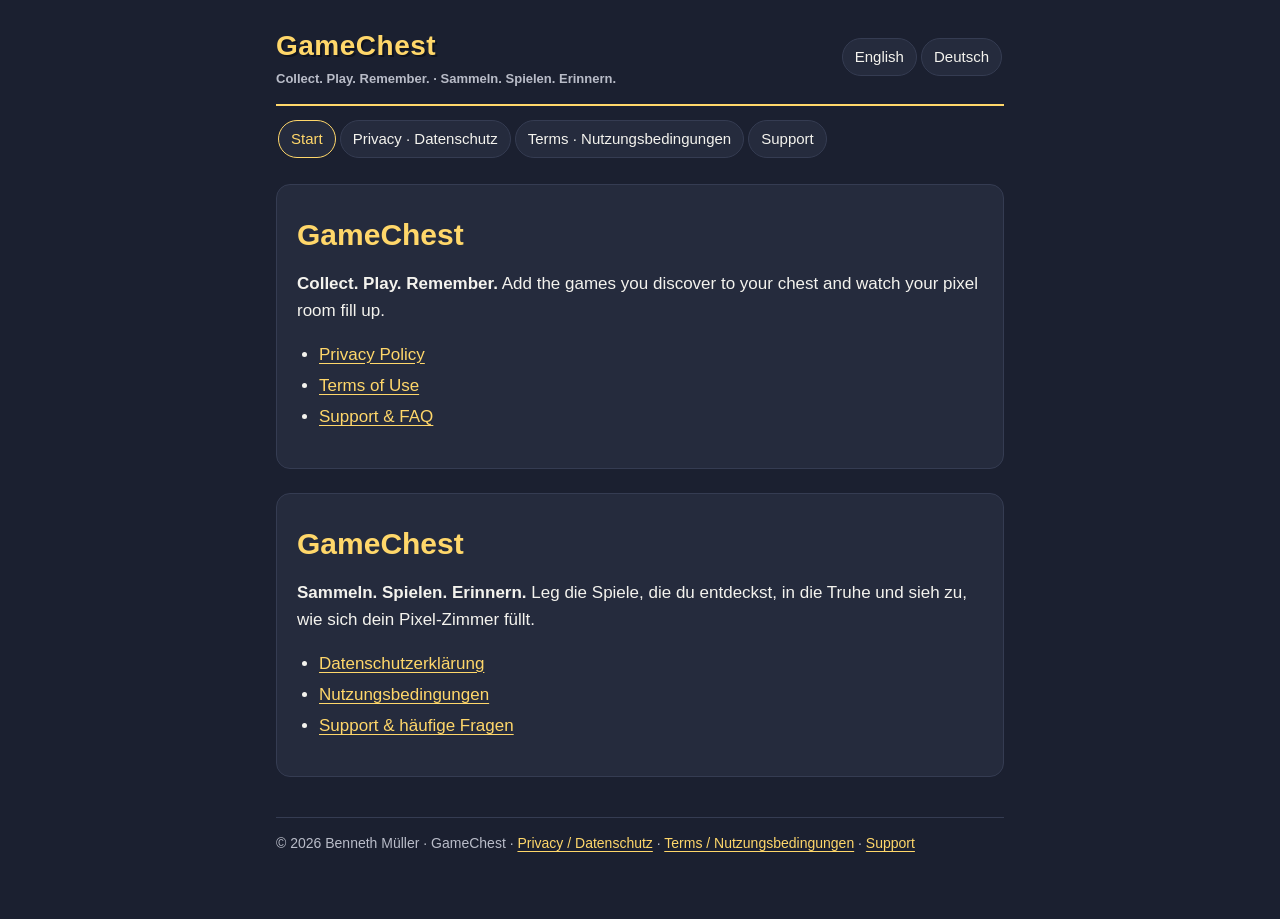
<file: index.html>
<!doctype html>
<html lang="en">
<head>
<meta charset="utf-8">
<meta name="viewport" content="width=device-width, initial-scale=1">
<meta name="description" content="Legal pages and support for the GameChest app.">
<title>GameChest – Legal & Support</title>
<style>
:root{--ink:#10131F;--navy:#1B2030;--navy2:#252B3D;--line:#353C52;--gold:#FFD76A;--amber:#FFCD68;
--mint:#C4F280;--off:#F4F3EE;--muted:#B9BCC8;}
*{box-sizing:border-box}
html{-webkit-text-size-adjust:100%}
body{margin:0;background:var(--navy);color:var(--off);font:17px/1.6 -apple-system,BlinkMacSystemFont,"Segoe UI",Roboto,Helvetica,Arial,sans-serif}
a{color:var(--gold);text-underline-offset:3px}
a:focus-visible{outline:3px solid var(--mint);outline-offset:2px}
.wrap{max-width:760px;margin:0 auto;padding:24px 16px 64px}
header.top{display:flex;flex-wrap:wrap;align-items:center;justify-content:space-between;gap:12px;
border-bottom:2px solid var(--gold);padding-bottom:14px;margin-bottom:8px}
.brand{font-weight:800;font-size:28px;letter-spacing:.5px;color:var(--gold);text-decoration:none;
text-shadow:2px 2px 0 var(--ink)}
.brand small{display:block;font-size:13px;font-weight:600;color:var(--muted);letter-spacing:0;text-shadow:none}
nav.lang a,nav.pages a{display:inline-block;padding:6px 12px;margin:2px;border:1px solid var(--line);
border-radius:999px;text-decoration:none;font-size:15px;color:var(--off);background:var(--navy2)}
nav.lang a:hover,nav.pages a:hover{border-color:var(--gold)}
nav.pages{margin:12px 0 4px}
nav.pages a[aria-current=page]{border-color:var(--gold);color:var(--gold)}
h1{font-size:30px;line-height:1.2;color:var(--gold);margin:28px 0 4px}
h2{font-size:21px;line-height:1.3;color:var(--gold);margin:30px 0 8px}
h3{font-size:18px;color:var(--amber);margin:22px 0 6px}
section.lang-block{background:var(--navy2);border:1px solid var(--line);border-radius:14px;padding:4px 20px 20px;margin-top:24px}
.note{border-left:4px solid var(--mint);background:rgba(196,242,128,.08);padding:10px 14px;border-radius:6px;font-size:15px}
.ph{background:rgba(255,215,106,.16);color:var(--gold);padding:0 4px;border-radius:4px;font-weight:600}
.meta{color:var(--muted);font-size:14px}
table{width:100%;border-collapse:collapse;font-size:15px;margin:10px 0}
th,td{text-align:left;vertical-align:top;padding:8px;border-bottom:1px solid var(--line)}
th{color:var(--amber);font-weight:700}
.scroll{overflow-x:auto}
ul,ol{padding-left:22px}
li{margin:4px 0}
footer{margin-top:40px;color:var(--muted);font-size:14px;border-top:1px solid var(--line);padding-top:14px}
details{background:var(--navy);border:1px solid var(--line);border-radius:10px;padding:10px 14px;margin:10px 0}
summary{cursor:pointer;font-weight:700;color:var(--off)}
@media (max-width:420px){body{font-size:16px}h1{font-size:25px}section.lang-block{padding:2px 14px 16px}}
@media (max-width:560px){table,tbody,tr,td{display:block;width:100%}tr:first-child{display:none}tr{border-bottom:1px solid var(--line);padding:6px 0}td{border:0;padding:3px 0}td:first-child{font-weight:700;color:var(--amber)}}
</style>
</head>
<body>
<div class="wrap">
<header class="top">
<a class="brand" href="index.html">GameChest<small>Collect. Play. Remember. · Sammeln. Spielen. Erinnern.</small></a>
<nav class="lang" aria-label="Language / Sprache"><a href="#en" hreflang="en">English</a><a href="#de" hreflang="de">Deutsch</a></nav>
</header>
<nav class="pages" aria-label="Pages"><a href="index.html" aria-current=page>Start</a><a href="privacy.html">Privacy · Datenschutz</a><a href="terms.html">Terms · Nutzungsbedingungen</a><a href="support.html">Support</a></nav>

<section class="lang-block" id="en" lang="en">
<h1>GameChest</h1>
<p><strong>Collect. Play. Remember.</strong> Add the games you discover to your chest and watch your pixel room fill up.</p>
<ul>
<li><a href="privacy.html#en">Privacy Policy</a></li>
<li><a href="terms.html#en">Terms of Use</a></li>
<li><a href="support.html#en">Support &amp; FAQ</a></li>
</ul>
</section>
<section class="lang-block" id="de" lang="de">
<h1>GameChest</h1>
<p><strong>Sammeln. Spielen. Erinnern.</strong> Leg die Spiele, die du entdeckst, in die Truhe und sieh zu, wie sich dein Pixel-Zimmer füllt.</p>
<ul>
<li><a href="privacy.html#de">Datenschutzerklärung</a></li>
<li><a href="terms.html#de">Nutzungsbedingungen</a></li>
<li><a href="support.html#de">Support &amp; häufige Fragen</a></li>
</ul>
</section>

<footer>© 2026 Benneth Müller · GameChest · <a href="privacy.html">Privacy / Datenschutz</a> · <a href="terms.html">Terms / Nutzungsbedingungen</a> · <a href="support.html">Support</a></footer>
</div>
</body>
</html>
</file>
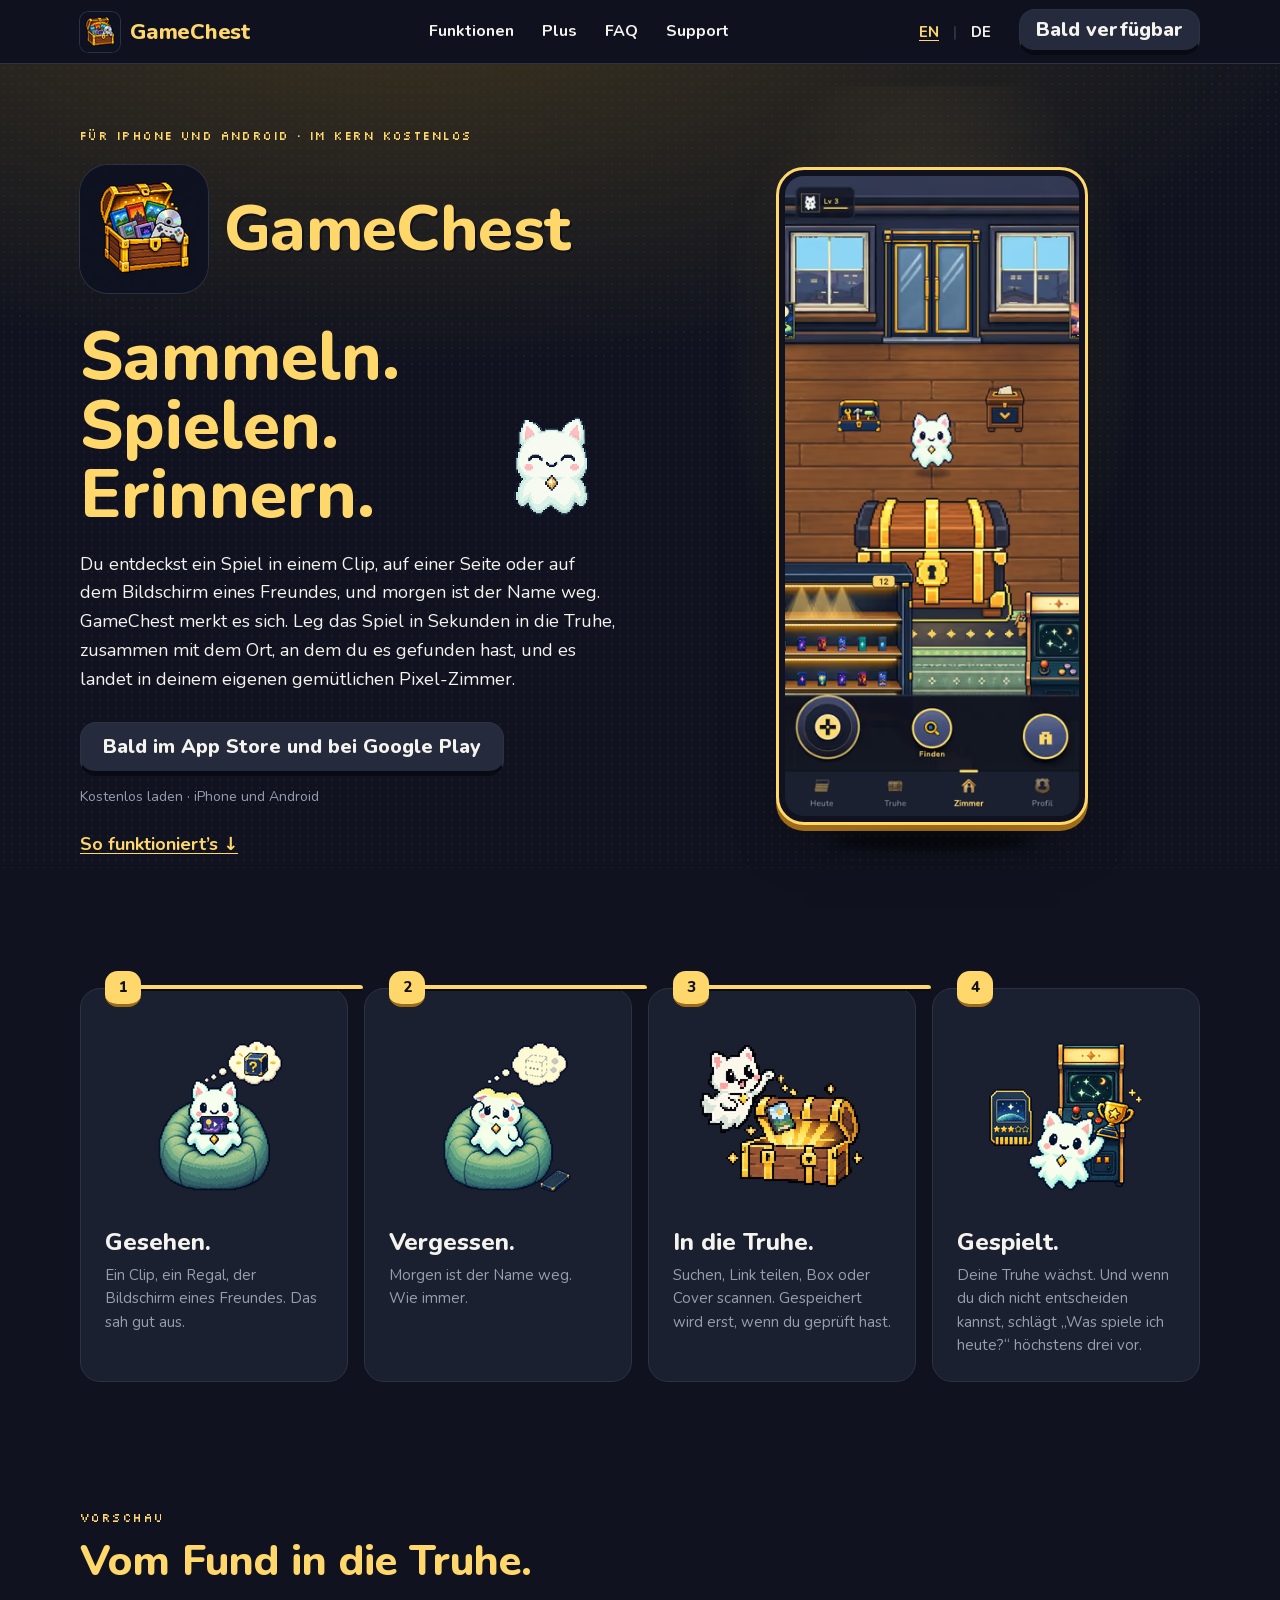
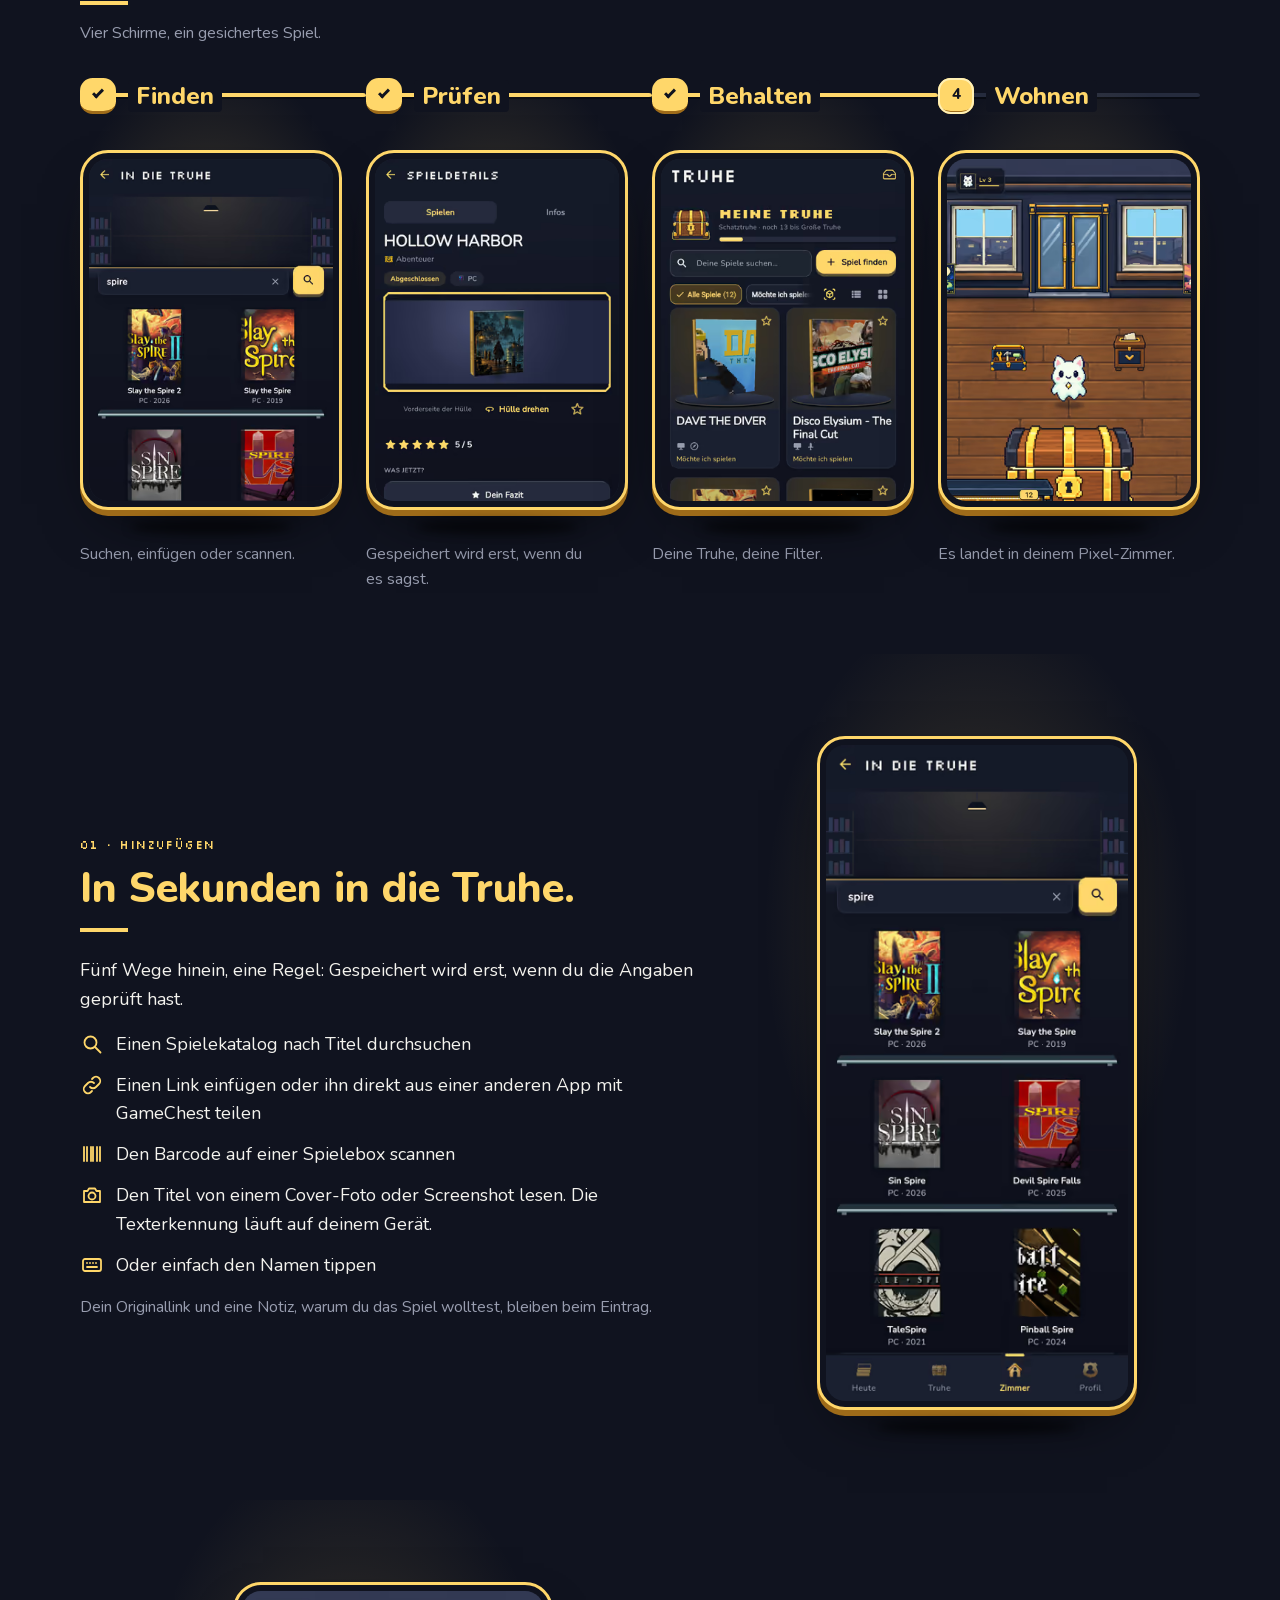
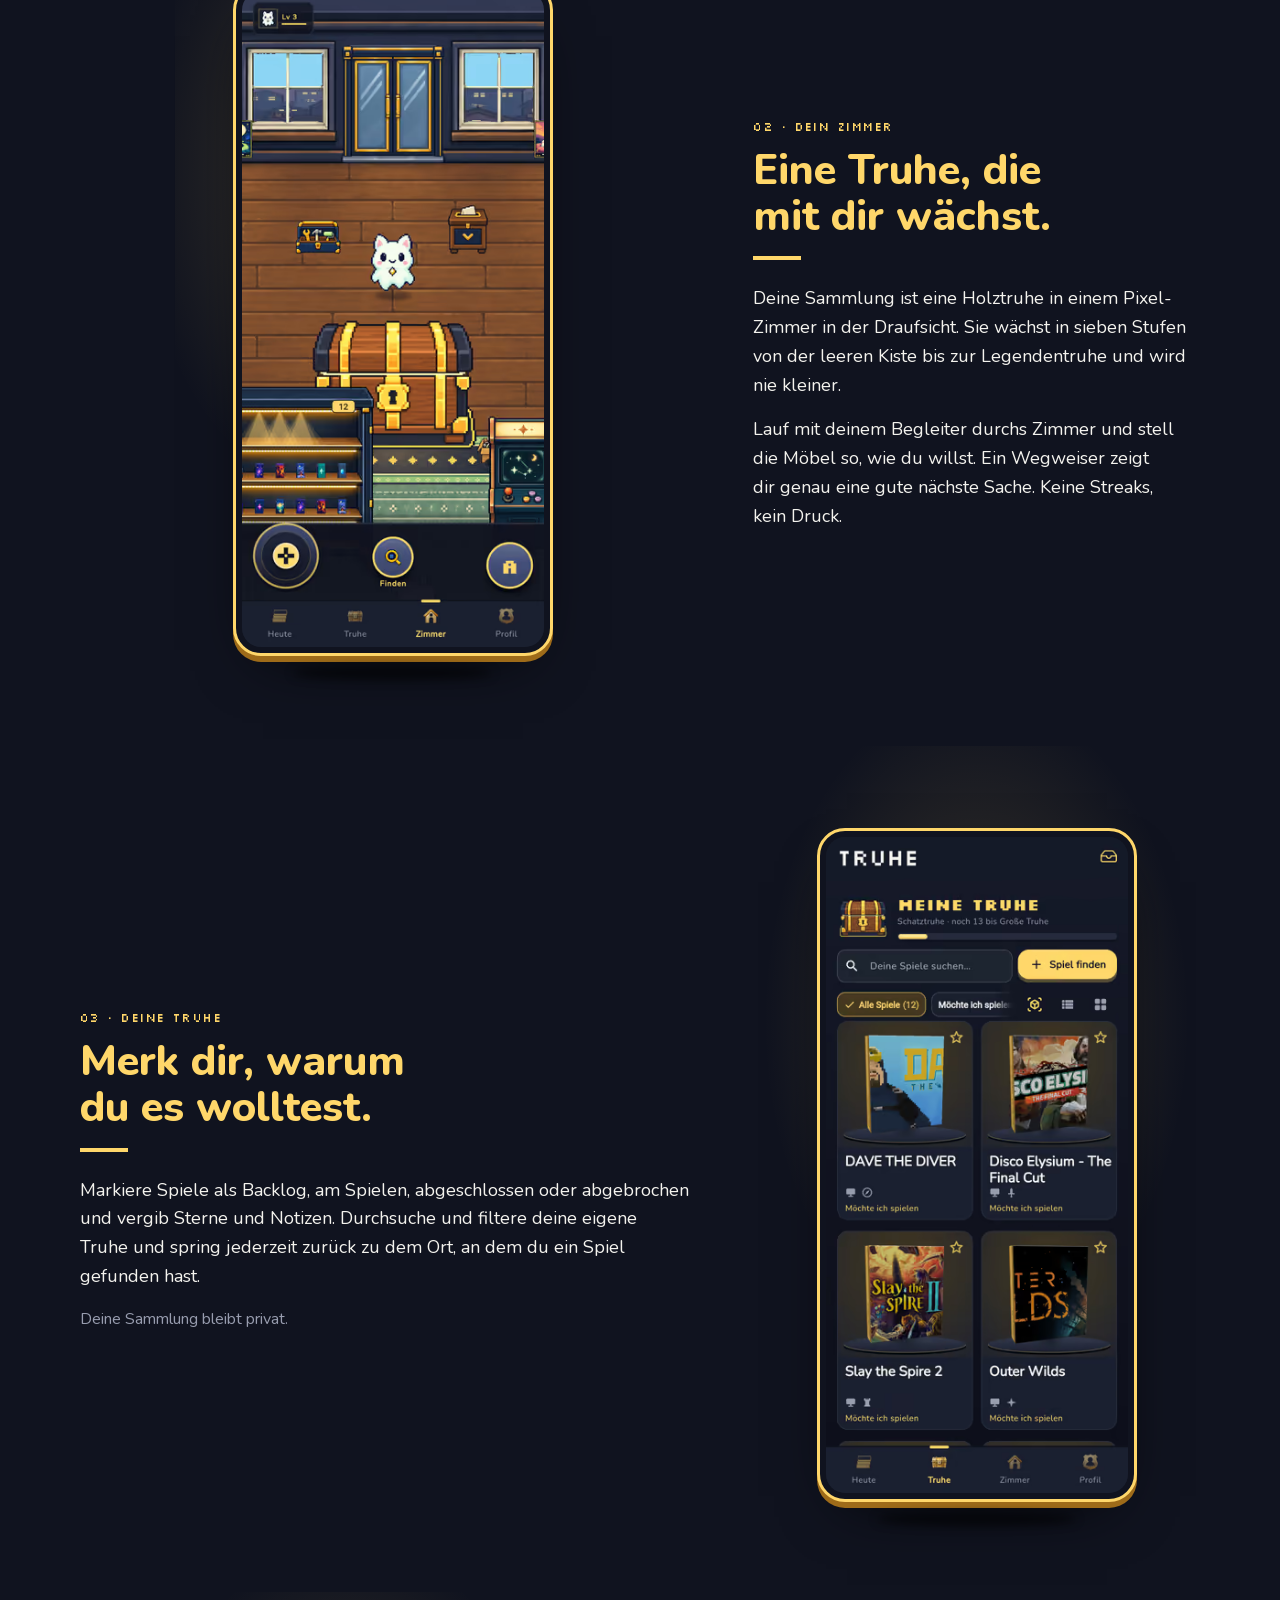
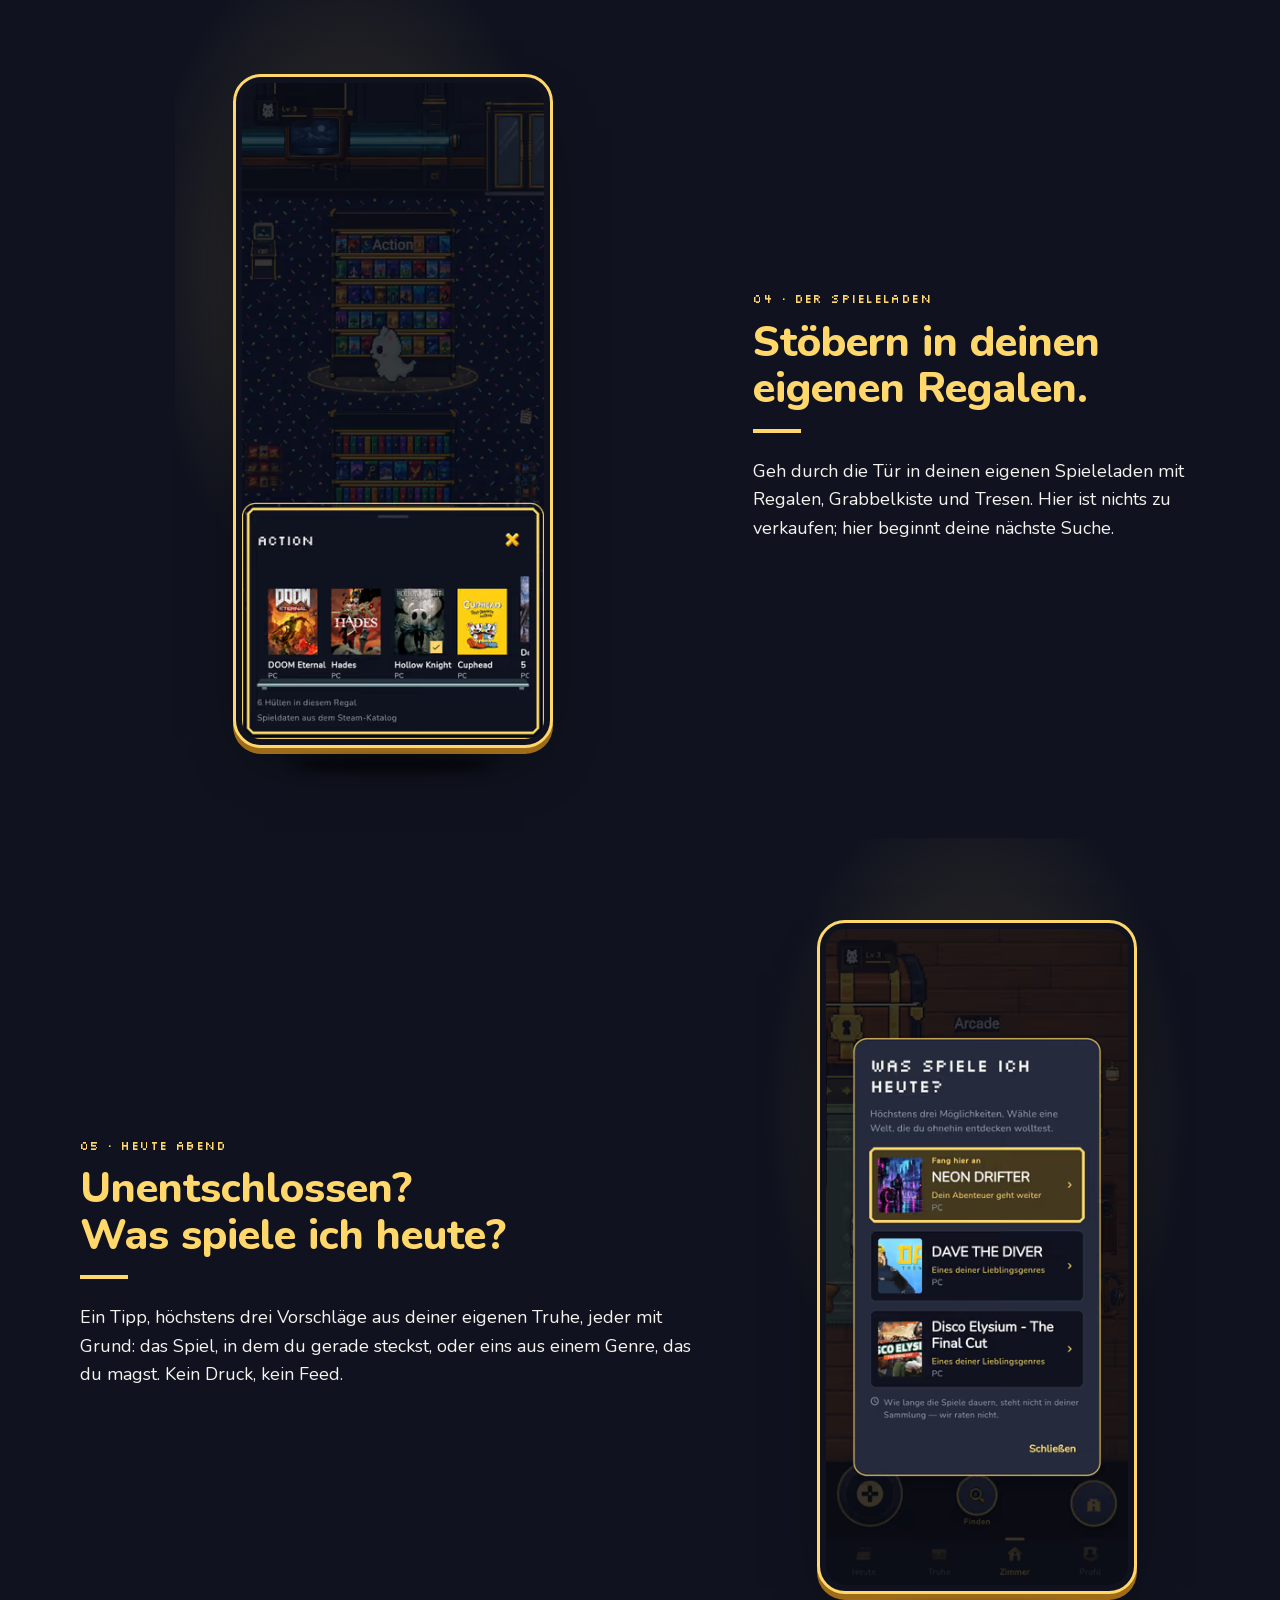
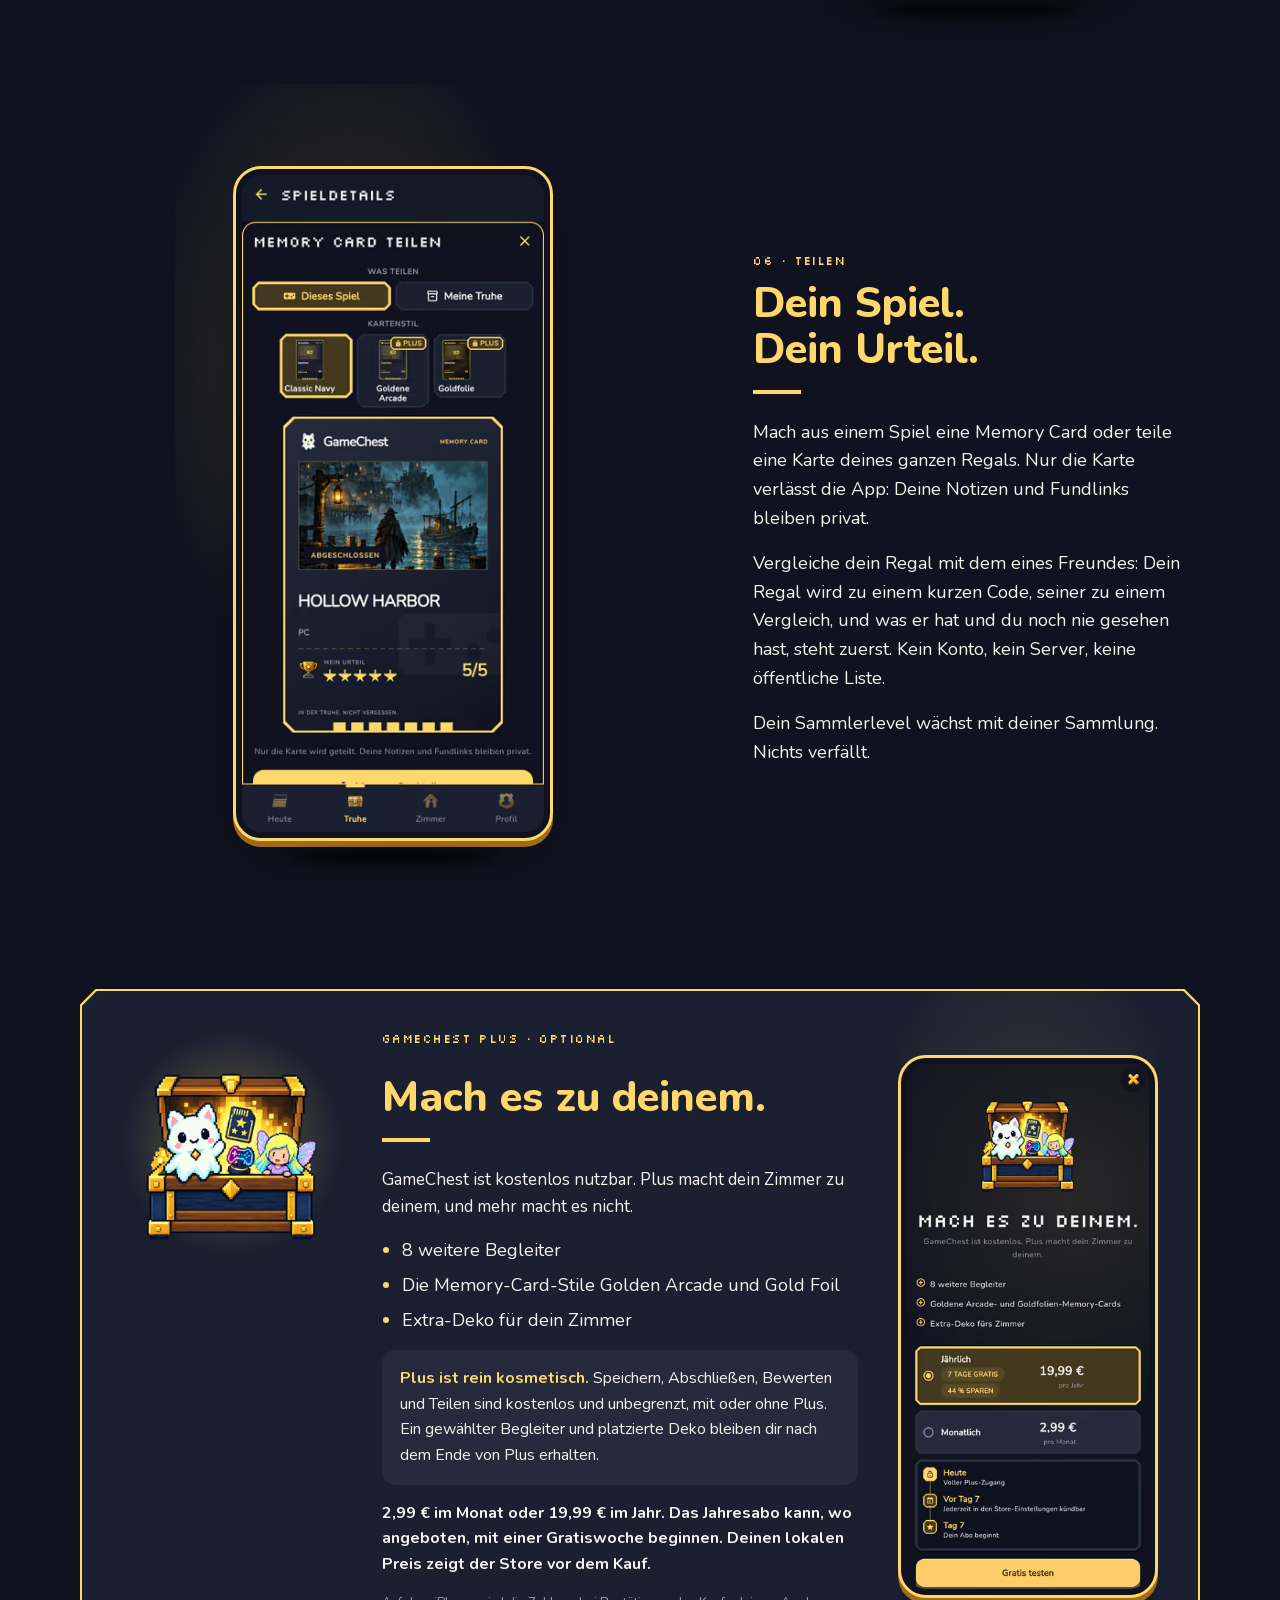
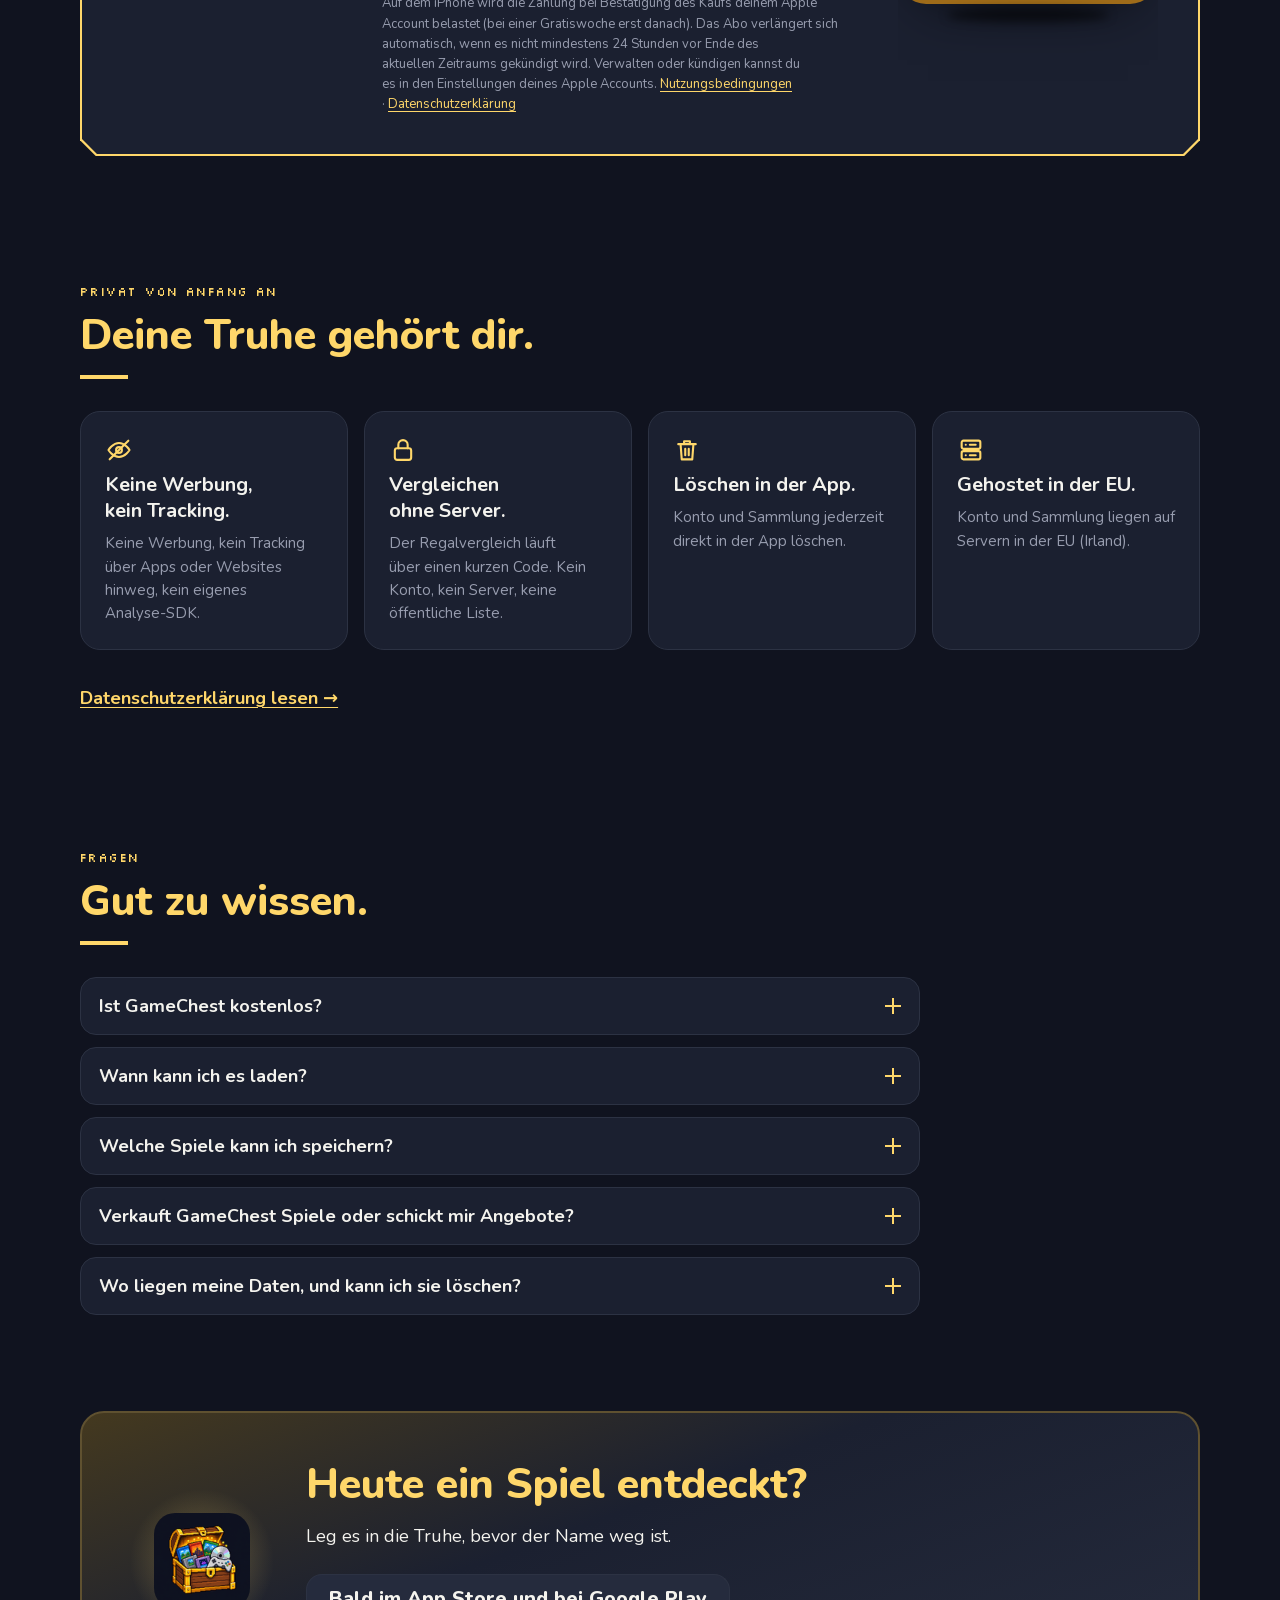
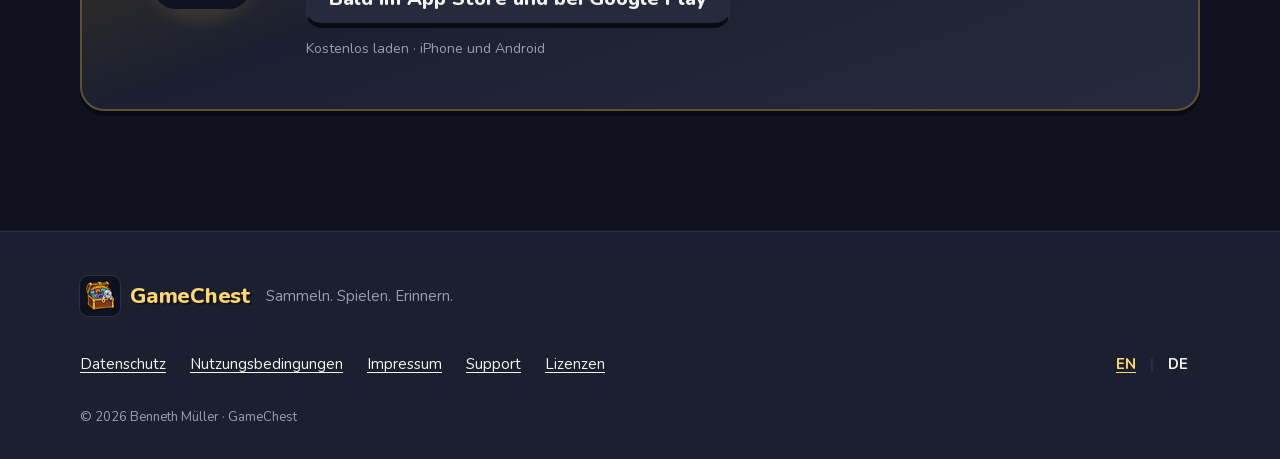
<file: de/index.html>
<!DOCTYPE html><html lang="de" class="nunito_c81cbedf-module__F6FspG__variable silkscreen_12bf01c6-module__xPTk9W__variable"><head><meta charSet="utf-8"/><meta name="viewport" content="width=device-width, initial-scale=1"/><link rel="preload" href="/_next/static/media/07454f8ad8aaac57-s.p.2kjei9psvcorz.woff2" as="font" crossorigin="" type="font/woff2"/><link rel="preload" href="/_next/static/media/37f34e4fcce0f2d4-s.p.3dosikwwiz7p4.woff2" as="font" crossorigin="" type="font/woff2"/><style data-precedence="next" data-href="/_next/static/chunks/3dg75ylnrq6or.css /_next/static/chunks/3zf7xnrm5pclq.css /_next/static/chunks/2_lk15ii64j9c.css /_next/static/chunks/2bdnyb698ogyc.css">@font-face{font-family:Nunito;font-style:normal;font-weight:200 1000;font-display:swap;src:url(/_next/static/media/224e262ef877bfa4-s.1zkvd_innyig_.woff2)format("woff2");unicode-range:U+460-52F,U+1C80-1C8A,U+20B4,U+2DE0-2DFF,U+A640-A69F,U+FE2E-FE2F}@font-face{font-family:Nunito;font-style:normal;font-weight:200 1000;font-display:swap;src:url(/_next/static/media/7f11d98043fdedc9-s.2c8-7nzo1jf9r.woff2)format("woff2");unicode-range:U+301,U+400-45F,U+490-491,U+4B0-4B1,U+2116}@font-face{font-family:Nunito;font-style:normal;font-weight:200 1000;font-display:swap;src:url(/_next/static/media/e6d00ff86ef9e699-s.1vcas2uk12q5a.woff2)format("woff2");unicode-range:U+102-103,U+110-111,U+128-129,U+168-169,U+1A0-1A1,U+1AF-1B0,U+300-301,U+303-304,U+308-309,U+323,U+329,U+1EA0-1EF9,U+20AB}@font-face{font-family:Nunito;font-style:normal;font-weight:200 1000;font-display:swap;src:url(/_next/static/media/d8cb5ab3660140cd-s.2demiz2t05dx4.woff2)format("woff2");unicode-range:U+100-2BA,U+2BD-2C5,U+2C7-2CC,U+2CE-2D7,U+2DD-2FF,U+304,U+308,U+329,U+1D00-1DBF,U+1E00-1E9F,U+1EF2-1EFF,U+2020,U+20A0-20AB,U+20AD-20C0,U+2113,U+2C60-2C7F,U+A720-A7FF}@font-face{font-family:Nunito;font-style:normal;font-weight:200 1000;font-display:swap;src:url(/_next/static/media/07454f8ad8aaac57-s.p.2kjei9psvcorz.woff2)format("woff2");unicode-range:U+??,U+131,U+152-153,U+2BB-2BC,U+2C6,U+2DA,U+2DC,U+304,U+308,U+329,U+2000-206F,U+20AC,U+2122,U+2191,U+2193,U+2212,U+2215,U+FEFF,U+FFFD}@font-face{font-family:Nunito Fallback;src:local(Arial);ascent-override:99.71%;descent-override:34.82%;line-gap-override:0.0%;size-adjust:101.39%}.nunito_c81cbedf-module__F6FspG__className{font-family:Nunito,Nunito Fallback;font-style:normal}.nunito_c81cbedf-module__F6FspG__variable{--font-nunito:"Nunito", "Nunito Fallback"}
@font-face{font-family:Silkscreen;font-style:normal;font-weight:400;font-display:swap;src:url(/_next/static/media/26e9340776e0c8e8-s.3-pcjiz3ygyf8.woff2)format("woff2");unicode-range:U+100-2BA,U+2BD-2C5,U+2C7-2CC,U+2CE-2D7,U+2DD-2FF,U+304,U+308,U+329,U+1D00-1DBF,U+1E00-1E9F,U+1EF2-1EFF,U+2020,U+20A0-20AB,U+20AD-20C0,U+2113,U+2C60-2C7F,U+A720-A7FF}@font-face{font-family:Silkscreen;font-style:normal;font-weight:400;font-display:swap;src:url(/_next/static/media/37f34e4fcce0f2d4-s.p.3dosikwwiz7p4.woff2)format("woff2");unicode-range:U+??,U+131,U+152-153,U+2BB-2BC,U+2C6,U+2DA,U+2DC,U+304,U+308,U+329,U+2000-206F,U+20AC,U+2122,U+2191,U+2193,U+2212,U+2215,U+FEFF,U+FFFD}@font-face{font-family:Silkscreen Fallback;src:local(Arial);ascent-override:68.84%;descent-override:16.71%;line-gap-override:0.0%;size-adjust:149.62%}.silkscreen_12bf01c6-module__xPTk9W__className{font-family:Silkscreen,Silkscreen Fallback;font-style:normal;font-weight:400}.silkscreen_12bf01c6-module__xPTk9W__variable{--font-silkscreen:"Silkscreen", "Silkscreen Fallback"}
.legal-prose{max-width:68ch;color:var(--legal-ink);overflow-wrap:break-word;font-size:1.0625rem;line-height:1.65}.legal-prose h2{color:var(--legal-accent);margin:2.25rem 0 .5rem;scroll-margin-top:88px;font-size:1.3125rem;line-height:1.3}.legal-prose h3{color:var(--legal-accent-2);margin:1.5rem 0 .375rem;font-size:1.125rem;line-height:1.35}.legal-prose p,.legal-prose ul,.legal-prose ol{margin:0 0 .875rem}.legal-prose ul,.legal-prose ol{padding-left:1.375rem}.legal-prose li{margin:.25rem 0}.legal-meta{color:var(--legal-muted);margin:0 0 1.25rem;font-size:.9375rem}.legal-note{border-left:4px solid var(--legal-note);background:var(--legal-note-bg);border-radius:8px;margin:0 0 1.5rem;padding:.75rem 1rem;font-size:.9375rem}.legal-note p{margin:0}.legal-ph{background:var(--legal-ph-bg);color:var(--legal-accent);-webkit-hyphens:manual;hyphens:manual;-webkit-box-decoration-break:clone;box-decoration-break:clone;border-radius:4px;padding:0 .25rem;font-weight:700}.legal-address{font-style:normal}.legal-toc{background:var(--legal-surface);border:1px solid var(--legal-border);border-radius:14px;margin:0 0 1.5rem;padding:.875rem 1.25rem}.legal-toc-title{margin:0 0 .25rem;font-weight:700}.legal-toc ul{margin:0;padding:0;list-style:none}.legal-toc a{padding:.25rem 0;display:inline-block}.legal-table-wrap{margin:.625rem 0 1rem}.legal-table{border-collapse:collapse;width:100%;font-size:.9375rem}.legal-table th,.legal-table td{text-align:left;vertical-align:top;border-bottom:1px solid var(--legal-border);padding:.5rem}.legal-table th{color:var(--legal-accent-2);font-weight:700}@media (max-width:559.98px){.legal-table thead{clip-path:inset(50%);width:1px;height:1px;position:absolute;overflow:hidden}.legal-table,.legal-table tbody,.legal-table tr,.legal-table td{width:100%;display:block}.legal-table tr{border-bottom:1px solid var(--legal-border);padding:.5rem 0}.legal-table td{border:0;padding:.1875rem 0}.legal-table td:before{content:attr(data-label);color:var(--legal-accent-2);font-size:.8125rem;font-weight:700;display:block}}
:root{--lightningcss-light: ;--lightningcss-dark:initial;color-scheme:dark;--g-bg:#10131f;--g-panel:#1b2030;--g-elevated:#252b3d;--g-border:#2c3243;--g-ink:#f4f3ee;--g-muted:#989daf;--g-gold:#ffd76a;--g-amber:#ffcd68;--g-gold-sel:#44391f;--g-mint:#c4f280;--g-btn-edge:#ffe4af;--g-btn-text:#342419;--g-btn-shadow:#805337;--g-glow-in:#ffd76a55;--g-glow-out:#ffd76a00;--font-body:var(--font-nunito), system-ui, -apple-system, "Segoe UI", Roboto, Arial, sans-serif;--font-label:var(--font-silkscreen), ui-monospace, monospace;--font-display:var(--font-nunito), system-ui, -apple-system, "Segoe UI", Roboto, Arial, sans-serif;--g-deep:#080b13;--g-card-edge:#5f5130;--g-coin-edge:#9e6b19;--g-light-edge:#fff0b5;--container:1120px;--gutter:16px;--header-h:64px;--section-gap:96px;--radius-card:20px;--bevel:10px;--legal-ink:var(--g-ink);--legal-muted:var(--g-muted);--legal-accent:var(--g-gold);--legal-accent-2:var(--g-amber);--legal-surface:var(--g-elevated);--legal-border:var(--g-border);--legal-note:var(--g-mint);--legal-note-bg:#c4f28014;--legal-ph-bg:#ffd76a29}@media (min-width:481px){:root{--gutter:24px}}@media (min-width:768px){:root{--section-gap:120px}}@media (min-width:1025px){:root{--gutter:32px}}*,:before,:after{box-sizing:border-box}html{-moz-text-size-adjust:100%;text-size-adjust:100%;scroll-padding-top:calc(var(--header-h) + 16px)}@media (prefers-reduced-motion:no-preference){html{scroll-behavior:smooth}}body{background:var(--g-bg);color:var(--g-ink);font-family:var(--font-body);overflow-wrap:break-word;margin:0;font-size:1.0625rem;line-height:1.6}@media (min-width:768px){body{font-size:1.125rem}}img,picture,svg{max-width:100%;display:block}img{height:auto}h1,h2,h3{text-wrap:balance;margin:0;font-weight:800}p{text-wrap:pretty;margin:0}a{color:var(--g-gold);text-underline-offset:3px;text-decoration-thickness:1px}a:hover{text-decoration-thickness:2px}:focus-visible{outline:3px solid var(--g-mint);outline-offset:3px;border-radius:4px}.container{width:100%;max-width:calc(var(--container) + 2 * var(--gutter));padding-inline:var(--gutter);margin-inline:auto}.visually-hidden{clip-path:inset(50%);white-space:nowrap;border:0;width:1px;height:1px;margin:-1px;padding:0;overflow:hidden;position:absolute!important}.skip-link{z-index:100;background:var(--g-amber);color:var(--g-btn-text);font-family:var(--font-display);border:2px solid var(--g-btn-edge);border-bottom:5px solid var(--g-btn-shadow);border-radius:16px;padding:12px 16px;font-size:1.25rem;font-weight:800;text-decoration:none;position:absolute;top:-100px;left:12px}.skip-link:focus{top:12px}.pixel{image-rendering:pixelated}.eyebrow{font-family:var(--font-label);letter-spacing:.12em;text-transform:uppercase;color:var(--g-gold);margin:0 0 12px;font-size:.6875rem;line-height:1.4;display:inline-block}@media (min-width:768px){.eyebrow{font-size:.75rem}}.h2{font-family:var(--font-display);color:var(--g-gold);font-size:2rem;font-weight:800;line-height:1.15}.h2:after{content:"";background:var(--g-gold);width:48px;height:4px;margin-top:16px;display:block}.h2.center:after{margin-inline:auto}@media (min-width:768px){.h2{font-size:2.625rem;line-height:1.1}}.h3{font-family:var(--font-display);color:var(--g-ink);font-size:1.375rem;font-weight:800;line-height:1.3}@media (min-width:768px){.h3{font-size:1.5rem}}.muted{color:var(--g-muted);font-size:.9375rem;line-height:1.55}@media (min-width:768px){.muted{font-size:1rem}}.btn{min-height:54px;font:inherit;font-family:var(--font-display);text-align:center;border-radius:16px;justify-content:center;align-items:center;gap:8px;padding:12px 22px;font-size:1.25rem;font-weight:800;line-height:1.2;text-decoration:none;transition:transform .12s cubic-bezier(.33,1,.68,1),border-bottom-width .12s cubic-bezier(.33,1,.68,1);display:inline-flex}.btn-secondary{background:var(--g-elevated);color:var(--g-ink);border:1.4px solid var(--g-border);border-bottom:5px solid var(--g-deep)}a.btn-secondary:hover{border-color:var(--g-gold);border-bottom-color:var(--g-deep)}.btn-primary{background:var(--g-amber);color:var(--g-btn-text);border:2px solid var(--g-btn-edge);border-bottom:5px solid var(--g-btn-shadow);box-shadow:inset 0 1px #ffffff38}a.btn-primary:hover{filter:brightness(1.04)}a.btn-primary:active,a.btn-secondary:active{border-bottom-width:1.5px;transition-duration:80ms;transform:translateY(3.5px)}@media (prefers-reduced-motion:reduce){.btn{transition:none}}.coin{z-index:1;background:var(--g-gold);border-bottom:3px solid var(--g-coin-edge);width:32px;height:32px;color:var(--g-bg);font-family:var(--font-body);border-radius:35%;flex:none;justify-content:center;align-items:center;font-size:.875rem;font-weight:800;line-height:1;display:inline-flex;position:relative}.coin--done{color:#0000}.coin--done:after{content:"";border:solid var(--g-bg);border-width:0 3px 3px 0;width:6px;height:11px;position:absolute;transform:translateY(-2px)rotate(45deg)}.coin--current{outline:2px solid var(--g-light-edge);outline-offset:-2px}@media (min-width:768px){.coin{width:36px;height:36px;font-size:.9375rem}}.rail{z-index:0;background:var(--g-elevated);border-bottom:2px solid var(--g-deep);pointer-events:none;border-radius:3px;height:6px;position:absolute}.rail--gold{background:var(--g-gold)}.prose a{text-decoration:underline}
.not-found-module__Qxt1xq__main{max-width:calc(640px + 2 * var(--gutter));padding:64px var(--gutter);flex-direction:column;gap:40px;margin:0 auto;display:flex}.not-found-module__Qxt1xq__mark{width:64px;height:64px}.not-found-module__Qxt1xq__block{flex-direction:column;align-items:flex-start;gap:12px;display:flex}.not-found-module__Qxt1xq__block+.not-found-module__Qxt1xq__block{border-top:1px solid var(--g-border);padding-top:40px}.not-found-module__Qxt1xq__title{color:var(--g-gold);font-size:2rem;line-height:1.15}
.BrandMark-module__Vly-dW__mark{align-items:center;gap:10px;min-width:0;display:inline-flex}.BrandMark-module__Vly-dW__icon{box-shadow:0 0 0 1px var(--g-border);border-radius:22%;flex:none}.BrandMark-module__Vly-dW__name{font-family:var(--font-display);color:var(--g-gold);letter-spacing:-.01em;white-space:nowrap;text-shadow:2px 2px 0 var(--g-bg);font-weight:800;line-height:1}.BrandMark-module__Vly-dW__sm .BrandMark-module__Vly-dW__icon{width:40px;height:40px}.BrandMark-module__Vly-dW__sm .BrandMark-module__Vly-dW__name{font-size:1.375rem}.BrandMark-module__Vly-dW__lg{gap:16px}.BrandMark-module__Vly-dW__lg .BrandMark-module__Vly-dW__icon{width:88px;height:88px}.BrandMark-module__Vly-dW__lg .BrandMark-module__Vly-dW__name{font-size:clamp(2.25rem,11vw,4rem)}@media (min-width:1024px){.BrandMark-module__Vly-dW__lg .BrandMark-module__Vly-dW__icon{width:128px;height:128px}}
.LangSwitch-module__xMFtda__switch{align-items:center;gap:2px;font-size:.9375rem;font-weight:700;display:flex}.LangSwitch-module__xMFtda__current,.LangSwitch-module__xMFtda__link{justify-content:center;align-items:center;min-width:44px;min-height:48px;padding:0 8px;display:inline-flex}.LangSwitch-module__xMFtda__current{color:var(--g-ink)}.LangSwitch-module__xMFtda__link{color:var(--g-gold);text-underline-offset:3px;text-decoration:underline}.LangSwitch-module__xMFtda__sep{color:var(--g-border)}
.Footer-module__IpM4KW__footer{background:var(--g-panel);border-top:1px solid var(--g-border);margin-top:var(--section-gap);padding:40px 0 32px}.Footer-module__IpM4KW__inner{flex-direction:column;gap:20px;display:flex}.Footer-module__IpM4KW__brandRow{flex-wrap:wrap;align-items:center;gap:8px 16px;display:flex}.Footer-module__IpM4KW__brand{align-items:center;min-height:48px;text-decoration:none;display:inline-flex}.Footer-module__IpM4KW__tagline{color:var(--g-muted);font-size:.9375rem}.Footer-module__IpM4KW__linkRow{flex-wrap:wrap;justify-content:space-between;align-items:center;gap:8px 24px;display:flex}.Footer-module__IpM4KW__links{flex-wrap:wrap;gap:0 4px;margin:0;padding:0;list-style:none;display:flex}.Footer-module__IpM4KW__links a{min-height:48px;color:var(--g-ink);text-underline-offset:3px;align-items:center;margin-left:-10px;margin-right:10px;padding:0 10px;font-size:.9375rem;display:inline-flex}.Footer-module__IpM4KW__links a:hover,.Footer-module__IpM4KW__links a[aria-current=page]{color:var(--g-gold)}.Footer-module__IpM4KW__small{color:var(--g-muted);flex-direction:column;gap:4px;font-size:.8125rem;line-height:1.5;display:flex}
.Header-module__NAGPiW__header{z-index:50;height:var(--header-h);background:var(--g-bg);border-bottom:1px solid var(--g-border);position:sticky;top:0}@supports ((-webkit-backdrop-filter:blur(8px)) or (backdrop-filter:blur(8px))){.Header-module__NAGPiW__header{-webkit-backdrop-filter:blur(8px);backdrop-filter:blur(8px);background:#10131feb}}.Header-module__NAGPiW__inner{justify-content:space-between;align-items:center;gap:16px;height:100%;display:flex}.Header-module__NAGPiW__brand{flex:none;align-items:center;min-height:48px;text-decoration:none;display:inline-flex}.Header-module__NAGPiW__nav{display:none}.Header-module__NAGPiW__end{align-items:center;gap:16px;display:flex}.Header-module__NAGPiW__cta{display:none}@media (min-width:768px){.Header-module__NAGPiW__nav{gap:4px;margin-inline:auto;display:flex}.Header-module__NAGPiW__nav a{min-height:48px;color:var(--g-ink);align-items:center;padding:0 12px;font-size:1rem;font-weight:700;text-decoration:none;display:inline-flex}.Header-module__NAGPiW__nav a:hover,.Header-module__NAGPiW__nav a[aria-current=page]{color:var(--g-gold)}}@media (min-width:1024px){.Header-module__NAGPiW__cta{display:block}}
.PhoneFrame-module__8nVjmW__stage{width:100%;max-width:320px;margin-inline:auto;padding:24px 0 28px;position:relative}.PhoneFrame-module__8nVjmW__stage:before{content:"";pointer-events:none;background:radial-gradient(70% 60% at 50% 35%,#ffd76a2e,#ffd76a00 70%);position:absolute;inset:-8% -18% 0}.PhoneFrame-module__8nVjmW__stage:after{content:"";filter:blur(5px);pointer-events:none;background:#0000008c;border-radius:50%;width:62%;height:14px;position:absolute;bottom:4px;left:19%}.PhoneFrame-module__8nVjmW__frame{background:var(--g-bg);border:3px solid var(--g-gold);border-radius:28px;width:100%;padding:6px;position:relative;box-shadow:0 6px #9e6b19,0 24px 60px -30px #000}.PhoneFrame-module__8nVjmW__img{aspect-ratio:1320/2868;background:var(--g-panel);border-radius:19px;width:100%;height:auto;box-shadow:inset 0 0 0 1px #ffffff0a}.PhoneFrame-module__8nVjmW__cropStage:before{inset:-8% -6% 0}.PhoneFrame-module__8nVjmW__crop{height:300px;overflow:hidden}.PhoneFrame-module__8nVjmW__crop picture{height:100%}.PhoneFrame-module__8nVjmW__crop .PhoneFrame-module__8nVjmW__img{aspect-ratio:auto;object-fit:cover;object-position:top;height:100%}@media (min-width:1024px){.PhoneFrame-module__8nVjmW__crop{height:360px}}@media (prefers-reduced-motion:no-preference){.PhoneFrame-module__8nVjmW__float{animation:6s ease-in-out infinite PhoneFrame-module__8nVjmW__float}}@keyframes PhoneFrame-module__8nVjmW__float{0%,to{transform:translateY(0)}50%{transform:translateY(-6px)}}
.Feature-module__i2wIta__feature{counter-increment:feature;align-items:center;gap:40px;display:grid}.Feature-module__i2wIta__feature+.Feature-module__i2wIta__feature{margin-top:var(--section-gap)}.Feature-module__i2wIta__eyebrow:before{content:counter(feature, decimal-leading-zero) " · "}.Feature-module__i2wIta__text{max-width:56ch}.Feature-module__i2wIta__body{flex-direction:column;gap:16px;margin-top:24px;display:flex}.Feature-module__i2wIta__list{flex-direction:column;gap:12px;margin:0;padding:0;list-style:none;display:flex}.Feature-module__i2wIta__list li{align-items:flex-start;gap:12px;display:flex}.Feature-module__i2wIta__icon{color:var(--g-gold);flex:none;margin-top:2px}.Feature-module__i2wIta__media{justify-content:center;display:flex;overflow-x:clip}@media (min-width:768px){.Feature-module__i2wIta__feature{grid-template-columns:7fr 5fr;gap:48px}.Feature-module__i2wIta__feature:nth-of-type(2n) .Feature-module__i2wIta__text{order:2}.Feature-module__i2wIta__feature:nth-of-type(2n) .Feature-module__i2wIta__media{order:1}.Feature-module__i2wIta__feature:nth-of-type(2n) .Feature-module__i2wIta__stage:before{background:radial-gradient(70% 60% at 40% 35%,#ffd76a2e,#ffd76a00 70%)}}
.Faq-module__MGuq4G__list{flex-direction:column;gap:12px;display:flex}.Faq-module__MGuq4G__item{background:var(--g-panel);border:1px solid var(--g-border);border-radius:16px}.Faq-module__MGuq4G__item[open]{border-color:var(--g-gold-sel)}.Faq-module__MGuq4G__summary{cursor:pointer;border-radius:16px;justify-content:space-between;align-items:center;gap:16px;min-height:56px;padding:14px 18px;list-style:none;display:flex}.Faq-module__MGuq4G__summary::-webkit-details-marker{display:none}.Faq-module__MGuq4G__summary:hover .Faq-module__MGuq4G__q{color:var(--g-gold)}.Faq-module__MGuq4G__q{font-size:1.0625rem;font-weight:700;line-height:1.35}.Faq-module__MGuq4G__marker{flex:none;width:16px;height:16px;position:relative}.Faq-module__MGuq4G__marker:before,.Faq-module__MGuq4G__marker:after{content:"";background:var(--g-gold);width:16px;height:2px;position:absolute;top:7px;left:0}.Faq-module__MGuq4G__marker:after{transform:rotate(90deg)}.Faq-module__MGuq4G__item[open] .Faq-module__MGuq4G__marker:after{transform:none}.Faq-module__MGuq4G__a{color:var(--g-ink);padding:0 18px 18px}@media (min-width:768px){.Faq-module__MGuq4G__q{font-size:1.125rem}}
.PlusPanel-module__cxTOQW__section{margin-top:var(--section-gap)}.PlusPanel-module__cxTOQW__outer{--bev:16px;background:var(--g-gold);clip-path:polygon(var(--bev) 0, calc(100% - var(--bev)) 0, 100% var(--bev), 100% calc(100% - var(--bev)), calc(100% - var(--bev)) 100%, var(--bev) 100%, 0 calc(100% - var(--bev)), 0 var(--bev));padding:2px}.PlusPanel-module__cxTOQW__card{--bev-in:15.2px;background:var(--g-panel);clip-path:polygon(var(--bev-in) 0, calc(100% - var(--bev-in)) 0, 100% var(--bev-in), 100% calc(100% - var(--bev-in)), calc(100% - var(--bev-in)) 100%, var(--bev-in) 100%, 0 calc(100% - var(--bev-in)), 0 var(--bev-in));gap:32px;padding:32px 20px;display:grid}.PlusPanel-module__cxTOQW__chest{background:radial-gradient(closest-side, var(--g-glow-in), var(--g-glow-out));justify-content:center;align-items:center;display:flex}.PlusPanel-module__cxTOQW__chestImg{width:192px;height:auto}.PlusPanel-module__cxTOQW__text{flex-direction:column;gap:16px;min-width:0;display:flex}.PlusPanel-module__cxTOQW__text>.h2{margin-bottom:8px}.PlusPanel-module__cxTOQW__lead{font-size:1.0625rem}.PlusPanel-module__cxTOQW__list{flex-direction:column;gap:6px;margin:0;padding-left:1.25rem;display:flex}.PlusPanel-module__cxTOQW__list li::marker{color:var(--g-gold)}.PlusPanel-module__cxTOQW__honest{background:var(--g-elevated);border-radius:14px;padding:16px 18px;font-size:1rem}.PlusPanel-module__cxTOQW__honest strong{color:var(--g-gold)}.PlusPanel-module__cxTOQW__price{font-size:1rem;font-weight:700}.PlusPanel-module__cxTOQW__fine{color:var(--g-muted);font-size:.8125rem;line-height:1.55}.PlusPanel-module__cxTOQW__fine a{color:var(--g-gold)}.PlusPanel-module__cxTOQW__shot{justify-content:center;display:flex;overflow-x:clip}.PlusPanel-module__cxTOQW__frame{max-width:260px}@media (min-width:768px){.PlusPanel-module__cxTOQW__card{grid-template-columns:minmax(0,1fr) 260px;grid-template-areas:"chest shot""text shot";padding:40px}.PlusPanel-module__cxTOQW__chest{background:radial-gradient(closest-side, var(--g-glow-in), var(--g-glow-out));grid-area:chest;justify-content:flex-start}.PlusPanel-module__cxTOQW__chestImg{width:200px}.PlusPanel-module__cxTOQW__text{grid-area:text}.PlusPanel-module__cxTOQW__shot{grid-area:shot;align-items:flex-start}}@media (min-width:1024px){.PlusPanel-module__cxTOQW__card{grid-template-columns:220px minmax(0,1fr) 260px;grid-template-areas:"chest text shot";align-items:start;gap:40px}.PlusPanel-module__cxTOQW__chest{background:radial-gradient(closest-side, var(--g-glow-in), var(--g-glow-out));justify-content:center;padding-top:24px}}
.Preview-module__s_3grq__section{margin-top:var(--section-gap)}.Preview-module__s_3grq__lead{margin-top:16px}.Preview-module__s_3grq__strip{margin:32px calc(-1 * var(--gutter)) 0;padding:0 var(--gutter) 8px;overscroll-behavior-x:contain;scroll-snap-type:x mandatory;scroll-padding-inline:var(--gutter);scrollbar-width:thin;scrollbar-color:var(--g-border) transparent;gap:16px;list-style:none;display:flex;overflow-x:auto}.Preview-module__s_3grq__station{scroll-snap-align:start;flex-direction:column;flex:0 0 min(78vw,300px);min-width:0;display:flex;position:relative}.Preview-module__s_3grq__head{align-items:center;gap:12px;min-height:36px;display:flex}.Preview-module__s_3grq__head .Preview-module__s_3grq__label{z-index:1;font-family:var(--font-display);color:var(--g-gold);background:var(--g-bg);border-radius:4px;margin:0;padding:2px 8px;font-size:1.375rem;font-weight:800;line-height:1.2;position:relative}@media (min-width:768px){.Preview-module__s_3grq__head .Preview-module__s_3grq__label{font-size:1.5rem}}.Preview-module__s_3grq__frame{max-width:none;margin-top:12px}.Preview-module__s_3grq__text{margin-top:4px}.Preview-module__s_3grq__rail{display:none}@media (min-width:768px){.Preview-module__s_3grq__strip{grid-template-columns:repeat(2,minmax(0,1fr));gap:32px 24px;margin-inline:0;padding:0;display:grid;overflow:visible}.Preview-module__s_3grq__station{flex:none}}@media (min-width:1024px){.Preview-module__s_3grq__strip{grid-template-columns:repeat(4,minmax(0,1fr))}.Preview-module__s_3grq__rail{display:block;top:15px;left:18px;right:-24px}.Preview-module__s_3grq__station:last-child .Preview-module__s_3grq__rail{right:0}}
.PrivacyStrip-module__Abr37G__section{margin-top:var(--section-gap)}.PrivacyStrip-module__Abr37G__grid{grid-template-columns:repeat(2,minmax(0,1fr));gap:12px;margin:32px 0 0;padding:0;list-style:none;display:grid}.PrivacyStrip-module__Abr37G__card{background:var(--g-panel);border:1px solid var(--g-border);border-radius:var(--radius-card);flex-direction:column;gap:8px;padding:16px;display:flex}.PrivacyStrip-module__Abr37G__icon{color:var(--g-gold)}.PrivacyStrip-module__Abr37G__title{color:var(--g-ink);font-size:1.0625rem;font-weight:700;line-height:1.3}.PrivacyStrip-module__Abr37G__text{color:var(--g-muted);font-size:.9375rem;line-height:1.55}.PrivacyStrip-module__Abr37G__more{margin-top:24px}.PrivacyStrip-module__Abr37G__more a{align-items:center;min-height:48px;font-weight:700;display:inline-flex}@media (max-width:399.98px){.PrivacyStrip-module__Abr37G__grid{grid-template-columns:1fr}}@media (min-width:480px){.PrivacyStrip-module__Abr37G__grid{gap:16px}.PrivacyStrip-module__Abr37G__card{padding:24px}}@media (min-width:768px){.PrivacyStrip-module__Abr37G__grid{grid-template-columns:repeat(4,minmax(0,1fr))}.PrivacyStrip-module__Abr37G__title{font-size:1.25rem}}
.HomePage-module__ESCc_q__hero{background-image:radial-gradient(120% 80% at 32% -12%,#44391fe6 0%,#44391f00 62%),radial-gradient(#2c324359 1px,#0000 1.5px);background-position:0 0;background-size:auto,8px 8px;padding:40px 0 0;position:relative}.HomePage-module__ESCc_q__heroGrid{align-items:center;gap:40px;display:grid}.HomePage-module__ESCc_q__heroText{flex-direction:column;align-items:flex-start;min-width:0;display:flex}.HomePage-module__ESCc_q__brand{margin:8px 0 20px}.HomePage-module__ESCc_q__titleRow{align-items:flex-end;gap:12px;display:flex}.HomePage-module__ESCc_q__h1{font-family:var(--font-display);color:var(--g-gold);font-size:2.375rem;font-weight:800;line-height:1.05}.HomePage-module__ESCc_q__cat{flex:none}.HomePage-module__ESCc_q__cat img{width:64px;height:64px}.HomePage-module__ESCc_q__lead{max-width:60ch;margin-top:20px}.HomePage-module__ESCc_q__cta{flex-direction:column;align-items:flex-start;gap:12px;margin-top:28px;display:flex}.HomePage-module__ESCc_q__secondary{align-items:center;min-height:48px;font-weight:700;text-decoration:underline;display:inline-flex}.HomePage-module__ESCc_q__heroShot{justify-content:center;display:flex;overflow-x:clip}@media (min-width:768px){.HomePage-module__ESCc_q__hero{padding-top:64px}.HomePage-module__ESCc_q__h1{font-size:4.25rem;line-height:1.02}}@media (min-width:1024px){.HomePage-module__ESCc_q__heroGrid{grid-template-columns:6fr 6fr;gap:48px}.HomePage-module__ESCc_q__cat img{width:128px;height:128px}.HomePage-module__ESCc_q__heroFrame{width:auto;max-width:none}.HomePage-module__ESCc_q__heroFrame img{width:auto;height:640px}}.HomePage-module__ESCc_q__features{margin-top:var(--section-gap);counter-reset:feature}.HomePage-module__ESCc_q__faq{margin-top:var(--section-gap)}.HomePage-module__ESCc_q__faqList{max-width:840px;margin-top:32px}.HomePage-module__ESCc_q__closing{margin-top:96px}.HomePage-module__ESCc_q__closingCard{background:linear-gradient(160deg, var(--g-gold-sel) 0%, var(--g-panel) 42%, var(--g-elevated) 100%);border:2px solid var(--g-card-edge);box-shadow:0 5px 0 var(--g-deep);border-radius:24px;flex-direction:column;align-items:flex-start;gap:20px;padding:32px 24px;display:flex}.HomePage-module__ESCc_q__markWrap{background:radial-gradient(closest-side, var(--g-glow-in), var(--g-glow-out));flex:none;justify-content:center;align-items:center;width:96px;height:96px;display:flex}.HomePage-module__ESCc_q__mark{border-radius:22%;width:64px;height:64px}.HomePage-module__ESCc_q__closingText{flex-direction:column;gap:12px;display:flex}.HomePage-module__ESCc_q__closingTitle{font-family:var(--font-display);color:var(--g-gold);font-size:2rem;font-weight:800;line-height:1.15}.HomePage-module__ESCc_q__closingText>:last-child{margin-top:12px}@media (min-width:768px){.HomePage-module__ESCc_q__closingCard{flex-direction:row;align-items:center;gap:32px;padding:48px}.HomePage-module__ESCc_q__markWrap{width:144px;height:144px}.HomePage-module__ESCc_q__mark{width:96px;height:96px}.HomePage-module__ESCc_q__closingTitle{font-size:2.625rem}}
.LegalLayout-module__f35WTa__wrap{max-width:calc(760px + 2 * var(--gutter));padding-top:32px}.LegalLayout-module__f35WTa__card{background:var(--g-panel);border:1px solid var(--g-border);border-radius:var(--radius-card);max-width:none;padding:28px 18px 32px}.LegalLayout-module__f35WTa__card>:first-child{margin-top:0}.LegalLayout-module__f35WTa__h1{-webkit-hyphens:auto;hyphens:auto;color:var(--g-gold);margin:0 0 8px;font-size:1.75rem;line-height:1.15}.LegalLayout-module__f35WTa__h1+:not(p){margin-top:20px}@media (max-width:479.98px){.LegalLayout-module__f35WTa__card{-webkit-hyphens:auto;hyphens:auto}}@media (min-width:768px){.LegalLayout-module__f35WTa__wrap{padding-top:56px}.LegalLayout-module__f35WTa__card{padding:40px 48px 48px}.LegalLayout-module__f35WTa__h1{font-size:2.5rem}}
.StoreCta-module__rHBbvG__wrap{flex-direction:column;align-items:flex-start;gap:10px;display:flex}.StoreCta-module__rHBbvG__pill{cursor:default;-webkit-user-select:text;user-select:text;margin:0}.StoreCta-module__rHBbvG__compact .StoreCta-module__rHBbvG__pill{min-height:44px;padding:8px 16px}.StoreCta-module__rHBbvG__badge{border-radius:8px;padding:4px 0;display:inline-block}.StoreCta-module__rHBbvG__subline{color:var(--g-muted);font-size:.875rem}.StoreCta-module__rHBbvG__badges{flex-wrap:wrap;align-items:center;gap:12px;display:flex}.StoreCta-module__rHBbvG__pill{white-space:normal;text-align:left;max-width:100%}
.Story-module__vsJC_q__story{margin-top:var(--section-gap)}.Story-module__vsJC_q__grid{grid-template-columns:repeat(2,minmax(0,1fr));gap:20px 12px;margin:0;padding:0;list-style:none;display:grid}.Story-module__vsJC_q__card{background:var(--g-panel);border:1px solid var(--g-border);border-radius:var(--radius-card);flex-direction:column;gap:6px;padding:32px 16px 16px;display:flex;position:relative}.Story-module__vsJC_q__coin{position:absolute;top:-16px;left:16px}.Story-module__vsJC_q__rail{display:none}.Story-module__vsJC_q__img{width:100%;max-width:160px;height:auto;margin:0 auto 8px}.Story-module__vsJC_q__text{color:var(--g-muted);font-size:.9375rem;line-height:1.55}@media (min-width:480px){.Story-module__vsJC_q__grid{gap:24px 16px}.Story-module__vsJC_q__card{padding:32px 24px 24px}.Story-module__vsJC_q__coin{left:24px}}@media (min-width:768px){.Story-module__vsJC_q__grid{grid-template-columns:repeat(4,minmax(0,1fr))}.Story-module__vsJC_q__coin{top:-18px}.Story-module__vsJC_q__rail{display:block;top:-4px;left:42px;right:-16px}.Story-module__vsJC_q__img{max-width:192px}}
</style><meta name="next-size-adjust" content=""/><meta name="theme-color" content="#10131F"/><meta name="color-scheme" content="dark"/><title>GameChest – Game Tracker · Sammeln. Spielen. Erinnern.</title><meta name="description" content="Merk dir die Spiele, die du in Clips, auf Seiten oder im Regal entdeckst. Suchen, Link teilen, Box oder Cover scannen. Deine Sammlung liegt in einer Truhe in einem gemütlichen Pixel-Zimmer. Im Kern kostenlos, für iPhone und Android."/><link rel="manifest" href="/site.webmanifest"/><link rel="canonical" href="https://gamechest.games/de/"/><link rel="alternate" hrefLang="en" href="https://gamechest.games/"/><link rel="alternate" hrefLang="de" href="https://gamechest.games/de/"/><link rel="alternate" hrefLang="x-default" href="https://gamechest.games/"/><meta name="format-detection" content="telephone=no, address=no, email=no"/><meta property="og:title" content="GameChest – Game Tracker · Sammeln. Spielen. Erinnern."/><meta property="og:description" content="Merk dir die Spiele, die du in Clips, auf Seiten oder im Regal entdeckst. Suchen, Link teilen, Box oder Cover scannen. Deine Sammlung liegt in einer Truhe in einem gemütlichen Pixel-Zimmer. Im Kern kostenlos, für iPhone und Android."/><meta property="og:url" content="https://gamechest.games/de/"/><meta property="og:site_name" content="GameChest"/><meta property="og:locale" content="de_DE"/><meta property="og:image" content="https://gamechest.games/og/og-de.png"/><meta property="og:image:width" content="1200"/><meta property="og:image:height" content="630"/><meta property="og:image:alt" content="Sammeln. Spielen. Erinnern."/><meta property="og:locale:alternate" content="en_US"/><meta property="og:type" content="website"/><meta name="twitter:card" content="summary_large_image"/><meta name="twitter:title" content="GameChest – Game Tracker · Sammeln. Spielen. Erinnern."/><meta name="twitter:description" content="Merk dir die Spiele, die du in Clips, auf Seiten oder im Regal entdeckst. Suchen, Link teilen, Box oder Cover scannen. Deine Sammlung liegt in einer Truhe in einem gemütlichen Pixel-Zimmer. Im Kern kostenlos, für iPhone und Android."/><meta name="twitter:image" content="https://gamechest.games/og/og-de.png"/><meta name="twitter:image:alt" content="Sammeln. Spielen. Erinnern."/><link rel="icon" href="/favicon.ico" sizes="16x16 32x32 48x48"/><link rel="icon" href="/favicon-32.png" type="image/png" sizes="32x32"/><link rel="apple-touch-icon" href="/apple-touch-icon.png" sizes="180x180"/></head><body><div hidden=""><!--$--><!--/$--></div><a class="skip-link" href="#main">Zum Inhalt springen</a><header class="Header-module__NAGPiW__header"><div class="container Header-module__NAGPiW__inner"><a class="Header-module__NAGPiW__brand" href="/de/" aria-label="GameChest – Startseite"><span class="BrandMark-module__Vly-dW__mark BrandMark-module__Vly-dW__sm"><picture><source type="image/webp" srcSet="/img/pixel/app-icon-1024-40.4db40ab3.webp 1x, /img/pixel/app-icon-1024-80.a1fc885c.webp 2x" sizes="40px"/><img src="/img/pixel/app-icon-1024-40.9ede7d33.png" alt="" width="40" height="40" class="BrandMark-module__Vly-dW__icon" loading="eager" decoding="async"/></picture><span class="BrandMark-module__Vly-dW__name">GameChest</span></span></a><nav class="Header-module__NAGPiW__nav" aria-label="Hauptnavigation"><a href="#features">Funktionen</a><a href="#plus">Plus</a><a href="#faq">FAQ</a><a href="/support.html#de">Support</a></nav><div class="Header-module__NAGPiW__end"><nav class="LangSwitch-module__xMFtda__switch" aria-label="Sprache"><a class="LangSwitch-module__xMFtda__link" href="/" hrefLang="en" lang="en"><span class="visually-hidden">English<!-- -->: </span>EN</a><span class="LangSwitch-module__xMFtda__sep" aria-hidden="true">|</span><span class="LangSwitch-module__xMFtda__current" aria-current="true" lang="de">DE</span></nav><div class="Header-module__NAGPiW__cta"><div class="StoreCta-module__rHBbvG__wrap StoreCta-module__rHBbvG__compact"><p class="btn btn-secondary StoreCta-module__rHBbvG__pill" role="status">Bald verfügbar</p></div></div></div></div></header><main id="main" tabindex="-1"><script type="application/ld+json">{"@context":"https://schema.org","@type":"MobileApplication","name":"GameChest","alternateName":"GameChest – Game Tracker","description":"Merk dir die Spiele, die du in Clips, auf Seiten oder im Regal entdeckst. Suchen, Link teilen, Box oder Cover scannen. Deine Sammlung liegt in einer Truhe in einem gemütlichen Pixel-Zimmer. Im Kern kostenlos, für iPhone und Android.","operatingSystem":"iOS, Android","applicationCategory":"EntertainmentApplication","offers":{"@type":"Offer","price":0,"priceCurrency":"EUR"},"inLanguage":["en","de"],"url":"https://gamechest.games/de/","image":"https://gamechest.games/og/og-de.png","author":{"@type":"Person","name":"Benneth Müller"},"publisher":{"@type":"Person","name":"Benneth Müller"}}</script><section class="HomePage-module__ESCc_q__hero" aria-labelledby="hero-h"><div class="container HomePage-module__ESCc_q__heroGrid"><div class="HomePage-module__ESCc_q__heroText"><p class="eyebrow">Für iPhone und Android · Im Kern kostenlos</p><p class="HomePage-module__ESCc_q__brand"><span class="BrandMark-module__Vly-dW__mark BrandMark-module__Vly-dW__lg"><picture><source type="image/webp" srcSet="/img/pixel/app-icon-1024-128.8f96c86e.webp 1x, /img/pixel/app-icon-1024-256.c930c022.webp 2x" sizes="(min-width: 1024px) 128px, 88px"/><img src="/img/pixel/app-icon-1024-128.373511b7.png" alt="GameChest-Logo: eine offene Pixel-Schatztruhe voller Videospiele" width="128" height="128" class="BrandMark-module__Vly-dW__icon" loading="eager" decoding="async"/></picture><span class="BrandMark-module__Vly-dW__name">GameChest</span></span></p><div class="HomePage-module__ESCc_q__titleRow"><h1 id="hero-h" class="HomePage-module__ESCc_q__h1">Sammeln. Spielen. Erinnern.</h1><picture class="HomePage-module__ESCc_q__cat"><source media="(prefers-reduced-motion: reduce)" srcSet="/img/pixel/mascot-idle-128.b2c99f3b.webp 1x, /img/pixel/mascot-idle-256.9a895d93.webp 2x"/><img src="/mascot-idle.gif" alt="" width="128" height="128" class="pixel" decoding="async"/></picture></div><p class="HomePage-module__ESCc_q__lead">Du entdeckst ein Spiel in einem Clip, auf einer Seite oder auf dem Bildschirm eines Freundes, und morgen ist der Name weg. GameChest merkt es sich. Leg das Spiel in Sekunden in die Truhe, zusammen mit dem Ort, an dem du es gefunden hast, und es landet in deinem eigenen gemütlichen Pixel-Zimmer.</p><div class="HomePage-module__ESCc_q__cta"><div class="StoreCta-module__rHBbvG__wrap "><p class="btn btn-secondary StoreCta-module__rHBbvG__pill" role="status">Bald im App Store und bei Google Play</p><p class="StoreCta-module__rHBbvG__subline">Kostenlos laden · iPhone und Android</p></div><a class="HomePage-module__ESCc_q__secondary" href="#features">So funktioniert’s ↓</a></div></div><div class="HomePage-module__ESCc_q__heroShot"><div class="PhoneFrame-module__8nVjmW__stage  HomePage-module__ESCc_q__heroFrame"><div class="PhoneFrame-module__8nVjmW__frame PhoneFrame-module__8nVjmW__float "><picture><source type="image/avif" srcSet="/img/screens/01-room-de-330.e988cef4.avif 330w, /img/screens/01-room-de-660.21eab464.avif 660w, /img/screens/01-room-de-990.05569a9f.avif 990w" sizes="(min-width: 1024px) 295px, min(320px, calc(100vw - 44px))"/><source type="image/webp" srcSet="/img/screens/01-room-de-330.6ae9c0ec.webp 330w, /img/screens/01-room-de-660.7620d9f7.webp 660w, /img/screens/01-room-de-990.696d57d7.webp 990w" sizes="(min-width: 1024px) 295px, min(320px, calc(100vw - 44px))"/><img src="/img/screens/01-room-de-660.7620d9f7.webp" alt="Pixel-Zimmer in der Draufsicht mit einer weißen Geisterkatze als Begleiter, einer großen Holztruhe mit Goldbeschlägen, einem beleuchteten Regal mit zwölf Spielen, einem Spielautomaten und den Tasten Hinzufügen, Finden und Zimmer unten." width="1320" height="2868" class="PhoneFrame-module__8nVjmW__img" loading="eager" decoding="sync" fetchPriority="high"/></picture></div></div></div></div></section><section class="container Story-module__vsJC_q__story" aria-labelledby="story-h"><h2 id="story-h" class="visually-hidden">So funktioniert GameChest</h2><ol class="Story-module__vsJC_q__grid"><li class="Story-module__vsJC_q__card"><span class="rail rail--gold Story-module__vsJC_q__rail" aria-hidden="true"></span><span class="coin Story-module__vsJC_q__coin" aria-hidden="true">1</span><picture><source type="image/webp" srcSet="/img/pixel/panel-seen-192.8a2a216c.webp 192w, /img/pixel/panel-seen-384.439ee104.webp 384w" sizes="(min-width: 768px) 192px, 160px"/><img src="/img/pixel/panel-seen-192.8ce0a979.png" alt="Pixel-Geisterkatze auf einem Sitzsack mit einem Handheld, in der Gedankenblase ein Fragezeichen-Block." width="192" height="192" class="Story-module__vsJC_q__img" loading="lazy" decoding="async"/></picture><h3 class="h3">Gesehen.</h3><p class="Story-module__vsJC_q__text">Ein Clip, ein Regal, der Bildschirm eines Freundes. Das sah gut aus.</p></li><li class="Story-module__vsJC_q__card"><span class="rail rail--gold Story-module__vsJC_q__rail" aria-hidden="true"></span><span class="coin Story-module__vsJC_q__coin" aria-hidden="true">2</span><picture><source type="image/webp" srcSet="/img/pixel/panel-forgot-192.6c5622b6.webp 192w, /img/pixel/panel-forgot-384.519f7c79.webp 384w" sizes="(min-width: 768px) 192px, 160px"/><img src="/img/pixel/panel-forgot-192.83a3db49.png" alt="Pixel-Geisterkatze auf dem Sitzsack, ratlos, in der Gedankenblase nur noch ein blasser Umriss, der Handheld liegt daneben." width="192" height="192" class="Story-module__vsJC_q__img" loading="lazy" decoding="async"/></picture><h3 class="h3">Vergessen.</h3><p class="Story-module__vsJC_q__text">Morgen ist der Name weg. Wie immer.</p></li><li class="Story-module__vsJC_q__card"><span class="rail rail--gold Story-module__vsJC_q__rail" aria-hidden="true"></span><span class="coin Story-module__vsJC_q__coin" aria-hidden="true">3</span><picture><source type="image/webp" srcSet="/img/pixel/panel-chest-192.a0a158bc.webp 192w, /img/pixel/panel-chest-384.e4f0394b.webp 384w" sizes="(min-width: 768px) 192px, 160px"/><img src="/img/pixel/panel-chest-192.6a325935.png" alt="Pixel-Geisterkatze legt fröhlich ein Spiel in eine offene, leuchtende Schatztruhe." width="192" height="192" class="Story-module__vsJC_q__img" loading="lazy" decoding="async"/></picture><h3 class="h3">In die Truhe.</h3><p class="Story-module__vsJC_q__text">Suchen, Link teilen, Box oder Cover scannen. Gespeichert wird erst, wenn du geprüft hast.</p></li><li class="Story-module__vsJC_q__card"><span class="coin Story-module__vsJC_q__coin" aria-hidden="true">4</span><picture><source type="image/webp" srcSet="/img/pixel/panel-play-192.e9a3ce3c.webp 192w, /img/pixel/panel-play-384.e18e7d7d.webp 384w" sizes="(min-width: 768px) 192px, 160px"/><img src="/img/pixel/panel-play-192.9f59524b.png" alt="Pixel-Geisterkatze hebt einen goldenen Pokal vor einem Spielautomaten, daneben eine Memory Card mit drei Sternen." width="192" height="192" class="Story-module__vsJC_q__img" loading="lazy" decoding="async"/></picture><h3 class="h3">Gespielt.</h3><p class="Story-module__vsJC_q__text">Deine Truhe wächst. Und wenn du dich nicht entscheiden kannst, schlägt „Was spiele ich heute?“ höchstens drei vor.</p></li></ol></section><section id="preview" class="container Preview-module__s_3grq__section" aria-labelledby="preview-h"><p class="eyebrow">Vorschau</p><h2 id="preview-h" class="h2">Vom Fund in die Truhe.</h2><p class="muted Preview-module__s_3grq__lead">Vier Schirme, ein gesichertes Spiel.</p><ol class="Preview-module__s_3grq__strip"><li class="Preview-module__s_3grq__station"><span class="rail rail--gold Preview-module__s_3grq__rail" aria-hidden="true"></span><p class="Preview-module__s_3grq__head"><span class="coin coin--done" aria-hidden="true">1</span><span class="Preview-module__s_3grq__label">Finden</span></p><div class="PhoneFrame-module__8nVjmW__stage PhoneFrame-module__8nVjmW__cropStage Preview-module__s_3grq__frame"><div class="PhoneFrame-module__8nVjmW__frame  PhoneFrame-module__8nVjmW__crop"><picture><source type="image/avif" srcSet="/img/screens/02-find-de-330.b1f3ed69.avif 330w, /img/screens/02-find-de-660.9b3d2716.avif 660w, /img/screens/02-find-de-990.ef4c1075.avif 990w" sizes="(min-width: 1024px) 240px, 78vw"/><source type="image/webp" srcSet="/img/screens/02-find-de-330.53fd0fb2.webp 330w, /img/screens/02-find-de-660.14b92a7f.webp 660w, /img/screens/02-find-de-990.016db0c0.webp 990w" sizes="(min-width: 1024px) 240px, 78vw"/><img src="/img/screens/02-find-de-660.14b92a7f.webp" alt="Schirm „In die Truhe“ mit Suchfeld und Suchtreffern als Spielehüllen auf Regalbrettern, jeweils mit Titel, Plattform und Erscheinungsjahr." width="1320" height="2868" class="PhoneFrame-module__8nVjmW__img" loading="lazy" decoding="async"/></picture></div></div><p class="muted Preview-module__s_3grq__text">Suchen, einfügen oder scannen.</p></li><li class="Preview-module__s_3grq__station"><span class="rail rail--gold Preview-module__s_3grq__rail" aria-hidden="true"></span><p class="Preview-module__s_3grq__head"><span class="coin coin--done" aria-hidden="true">2</span><span class="Preview-module__s_3grq__label">Prüfen</span></p><div class="PhoneFrame-module__8nVjmW__stage PhoneFrame-module__8nVjmW__cropStage Preview-module__s_3grq__frame"><div class="PhoneFrame-module__8nVjmW__frame  PhoneFrame-module__8nVjmW__crop"><picture><source type="image/avif" srcSet="/img/screens/04-detail-de-330.e093e2f1.avif 330w, /img/screens/04-detail-de-660.147bc8de.avif 660w, /img/screens/04-detail-de-990.c42bed73.avif 990w" sizes="(min-width: 1024px) 240px, 78vw"/><source type="image/webp" srcSet="/img/screens/04-detail-de-330.9f4db378.webp 330w, /img/screens/04-detail-de-660.35cda164.webp 660w, /img/screens/04-detail-de-990.5adbe792.webp 990w" sizes="(min-width: 1024px) 240px, 78vw"/><img src="/img/screens/04-detail-de-660.35cda164.webp" alt="Spieldetails mit den Reitern Spielen und Infos, dem Status abgeschlossen, der Plattform, einer drehbaren 3D-Spielehülle, fünf von fünf Sternen und einem Knopf für dein Urteil." width="1320" height="2868" class="PhoneFrame-module__8nVjmW__img" loading="lazy" decoding="async"/></picture></div></div><p class="muted Preview-module__s_3grq__text">Gespeichert wird erst, wenn du es sagst.</p></li><li class="Preview-module__s_3grq__station"><span class="rail rail--gold Preview-module__s_3grq__rail" aria-hidden="true"></span><p class="Preview-module__s_3grq__head"><span class="coin coin--done" aria-hidden="true">3</span><span class="Preview-module__s_3grq__label">Behalten</span></p><div class="PhoneFrame-module__8nVjmW__stage PhoneFrame-module__8nVjmW__cropStage Preview-module__s_3grq__frame"><div class="PhoneFrame-module__8nVjmW__frame  PhoneFrame-module__8nVjmW__crop"><picture><source type="image/avif" srcSet="/img/screens/03-chest-de-330.ae776082.avif 330w, /img/screens/03-chest-de-660.194fae96.avif 660w, /img/screens/03-chest-de-990.a489674d.avif 990w" sizes="(min-width: 1024px) 240px, 78vw"/><source type="image/webp" srcSet="/img/screens/03-chest-de-330.b4de2c70.webp 330w, /img/screens/03-chest-de-660.d4e6b216.webp 660w, /img/screens/03-chest-de-990.42621349.webp 990w" sizes="(min-width: 1024px) 240px, 78vw"/><img src="/img/screens/03-chest-de-660.d4e6b216.webp" alt="Schirm Meine Truhe: eine kleine Truhe mit Fortschrittsbalken bis zur nächsten Truhenstufe, ein Suchfeld, ein Knopf zum Spielefinden, Filter-Chips und Spielehüllen im Raster." width="1320" height="2868" class="PhoneFrame-module__8nVjmW__img" loading="lazy" decoding="async"/></picture></div></div><p class="muted Preview-module__s_3grq__text">Deine Truhe, deine Filter.</p></li><li class="Preview-module__s_3grq__station"><span class="rail  Preview-module__s_3grq__rail" aria-hidden="true"></span><p class="Preview-module__s_3grq__head"><span class="coin coin--current" aria-hidden="true">4</span><span class="Preview-module__s_3grq__label">Wohnen</span></p><div class="PhoneFrame-module__8nVjmW__stage PhoneFrame-module__8nVjmW__cropStage Preview-module__s_3grq__frame"><div class="PhoneFrame-module__8nVjmW__frame  PhoneFrame-module__8nVjmW__crop"><picture><source type="image/avif" srcSet="/img/screens/01-room-de-330.e988cef4.avif 330w, /img/screens/01-room-de-660.21eab464.avif 660w, /img/screens/01-room-de-990.05569a9f.avif 990w" sizes="(min-width: 1024px) 240px, 78vw"/><source type="image/webp" srcSet="/img/screens/01-room-de-330.6ae9c0ec.webp 330w, /img/screens/01-room-de-660.7620d9f7.webp 660w, /img/screens/01-room-de-990.696d57d7.webp 990w" sizes="(min-width: 1024px) 240px, 78vw"/><img src="/img/screens/01-room-de-660.7620d9f7.webp" alt="Pixel-Zimmer in der Draufsicht mit einer weißen Geisterkatze als Begleiter, einer großen Holztruhe mit Goldbeschlägen, einem beleuchteten Regal mit zwölf Spielen, einem Spielautomaten und den Tasten Hinzufügen, Finden und Zimmer unten." width="1320" height="2868" class="PhoneFrame-module__8nVjmW__img" loading="lazy" decoding="async"/></picture></div></div><p class="muted Preview-module__s_3grq__text">Es landet in deinem Pixel-Zimmer.</p></li></ol></section><div class="container HomePage-module__ESCc_q__features"><section id="features" class="Feature-module__i2wIta__feature" aria-labelledby="feature-1-h"><div class="Feature-module__i2wIta__text"><p class="eyebrow Feature-module__i2wIta__eyebrow">Hinzufügen</p><h2 id="feature-1-h" class="h2">In Sekunden in die Truhe.</h2><div class="prose Feature-module__i2wIta__body"><p>Fünf Wege hinein, eine Regel: Gespeichert wird erst, wenn du die Angaben geprüft hast.</p><ul class="Feature-module__i2wIta__list"><li><svg class="Feature-module__i2wIta__icon" width="24" height="24" viewBox="0 0 24 24" fill="none" stroke="currentColor" stroke-width="1.8" stroke-linecap="round" stroke-linejoin="round" aria-hidden="true" focusable="false"><circle cx="10.5" cy="10.5" r="6"></circle><path d="M15 15l5.5 5.5"></path></svg><span>Einen Spielekatalog nach Titel durchsuchen</span></li><li><svg class="Feature-module__i2wIta__icon" width="24" height="24" viewBox="0 0 24 24" fill="none" stroke="currentColor" stroke-width="1.8" stroke-linecap="round" stroke-linejoin="round" aria-hidden="true" focusable="false"><path d="M10 14a4.2 4.2 0 0 0 6 0l3-3a4.2 4.2 0 0 0-6-6l-1 1"></path><path d="M14 10a4.2 4.2 0 0 0-6 0l-3 3a4.2 4.2 0 0 0 6 6l1-1"></path></svg><span>Einen Link einfügen oder ihn direkt aus einer anderen App mit GameChest teilen</span></li><li><svg class="Feature-module__i2wIta__icon" width="24" height="24" viewBox="0 0 24 24" fill="none" stroke="currentColor" stroke-width="1.8" stroke-linecap="round" stroke-linejoin="round" aria-hidden="true" focusable="false"><path d="M4 5v14M7 5v14M11 5v14M13 5v14M17 5v14M20 5v14"></path></svg><span>Den Barcode auf einer Spielebox scannen</span></li><li><svg class="Feature-module__i2wIta__icon" width="24" height="24" viewBox="0 0 24 24" fill="none" stroke="currentColor" stroke-width="1.8" stroke-linecap="round" stroke-linejoin="round" aria-hidden="true" focusable="false"><path d="M4 8h3.5L9 5.5h6L16.5 8H20v11H4z"></path><circle cx="12" cy="13" r="3.5"></circle></svg><span>Den Titel von einem Cover-Foto oder Screenshot lesen. Die Texterkennung läuft auf deinem Gerät.</span></li><li><svg class="Feature-module__i2wIta__icon" width="24" height="24" viewBox="0 0 24 24" fill="none" stroke="currentColor" stroke-width="1.8" stroke-linecap="round" stroke-linejoin="round" aria-hidden="true" focusable="false"><rect x="3" y="6" width="18" height="12" rx="2"></rect><path d="M7 10h.01M10 10h.01M13 10h.01M16 10h.01M7 14h10"></path></svg><span>Oder einfach den Namen tippen</span></li></ul><p class="muted">Dein Originallink und eine Notiz, warum du das Spiel wolltest, bleiben beim Eintrag.</p></div></div><div class="Feature-module__i2wIta__media"><div class="PhoneFrame-module__8nVjmW__stage  Feature-module__i2wIta__stage"><div class="PhoneFrame-module__8nVjmW__frame  "><picture><source type="image/avif" srcSet="/img/screens/02-find-de-330.b1f3ed69.avif 330w, /img/screens/02-find-de-660.9b3d2716.avif 660w, /img/screens/02-find-de-990.ef4c1075.avif 990w" sizes="(min-width: 768px) 320px, min(320px, calc(100vw - 44px))"/><source type="image/webp" srcSet="/img/screens/02-find-de-330.53fd0fb2.webp 330w, /img/screens/02-find-de-660.14b92a7f.webp 660w, /img/screens/02-find-de-990.016db0c0.webp 990w" sizes="(min-width: 768px) 320px, min(320px, calc(100vw - 44px))"/><img src="/img/screens/02-find-de-660.14b92a7f.webp" alt="Schirm „In die Truhe“ mit Suchfeld und Suchtreffern als Spielehüllen auf Regalbrettern, jeweils mit Titel, Plattform und Erscheinungsjahr." width="1320" height="2868" class="PhoneFrame-module__8nVjmW__img" loading="eager" decoding="async"/></picture></div></div></div></section><section class="Feature-module__i2wIta__feature" aria-labelledby="feature-2-h"><div class="Feature-module__i2wIta__text"><p class="eyebrow Feature-module__i2wIta__eyebrow">Dein Zimmer</p><h2 id="feature-2-h" class="h2">Eine Truhe, die mit dir wächst.</h2><div class="prose Feature-module__i2wIta__body"><p>Deine Sammlung ist eine Holztruhe in einem Pixel-Zimmer in der Draufsicht. Sie wächst in sieben Stufen von der leeren Kiste bis zur Legendentruhe und wird nie kleiner.</p><p>Lauf mit deinem Begleiter durchs Zimmer und stell die Möbel so, wie du willst. Ein Wegweiser zeigt dir genau eine gute nächste Sache. Keine Streaks, kein Druck.</p></div></div><div class="Feature-module__i2wIta__media"><div class="PhoneFrame-module__8nVjmW__stage  Feature-module__i2wIta__stage"><div class="PhoneFrame-module__8nVjmW__frame  "><picture><source type="image/avif" srcSet="/img/screens/01-room-de-330.e988cef4.avif 330w, /img/screens/01-room-de-660.21eab464.avif 660w, /img/screens/01-room-de-990.05569a9f.avif 990w" sizes="(min-width: 768px) 320px, min(320px, calc(100vw - 44px))"/><source type="image/webp" srcSet="/img/screens/01-room-de-330.6ae9c0ec.webp 330w, /img/screens/01-room-de-660.7620d9f7.webp 660w, /img/screens/01-room-de-990.696d57d7.webp 990w" sizes="(min-width: 768px) 320px, min(320px, calc(100vw - 44px))"/><img src="/img/screens/01-room-de-660.7620d9f7.webp" alt="Pixel-Zimmer in der Draufsicht mit einer weißen Geisterkatze als Begleiter, einer großen Holztruhe mit Goldbeschlägen, einem beleuchteten Regal mit zwölf Spielen, einem Spielautomaten und den Tasten Hinzufügen, Finden und Zimmer unten." width="1320" height="2868" class="PhoneFrame-module__8nVjmW__img" loading="lazy" decoding="async"/></picture></div></div></div></section><section class="Feature-module__i2wIta__feature" aria-labelledby="feature-3-h"><div class="Feature-module__i2wIta__text"><p class="eyebrow Feature-module__i2wIta__eyebrow">Deine Truhe</p><h2 id="feature-3-h" class="h2">Merk dir, warum du es wolltest.</h2><div class="prose Feature-module__i2wIta__body"><p>Markiere Spiele als Backlog, am Spielen, abgeschlossen oder abgebrochen und vergib Sterne und Notizen. Durchsuche und filtere deine eigene Truhe und spring jederzeit zurück zu dem Ort, an dem du ein Spiel gefunden hast.</p><p class="muted">Deine Sammlung bleibt privat.</p></div></div><div class="Feature-module__i2wIta__media"><div class="PhoneFrame-module__8nVjmW__stage  Feature-module__i2wIta__stage"><div class="PhoneFrame-module__8nVjmW__frame  "><picture><source type="image/avif" srcSet="/img/screens/03-chest-de-330.ae776082.avif 330w, /img/screens/03-chest-de-660.194fae96.avif 660w, /img/screens/03-chest-de-990.a489674d.avif 990w" sizes="(min-width: 768px) 320px, min(320px, calc(100vw - 44px))"/><source type="image/webp" srcSet="/img/screens/03-chest-de-330.b4de2c70.webp 330w, /img/screens/03-chest-de-660.d4e6b216.webp 660w, /img/screens/03-chest-de-990.42621349.webp 990w" sizes="(min-width: 768px) 320px, min(320px, calc(100vw - 44px))"/><img src="/img/screens/03-chest-de-660.d4e6b216.webp" alt="Schirm Meine Truhe: eine kleine Truhe mit Fortschrittsbalken bis zur nächsten Truhenstufe, ein Suchfeld, ein Knopf zum Spielefinden, Filter-Chips und Spielehüllen im Raster." width="1320" height="2868" class="PhoneFrame-module__8nVjmW__img" loading="lazy" decoding="async"/></picture></div></div></div></section><section class="Feature-module__i2wIta__feature" aria-labelledby="feature-4-h"><div class="Feature-module__i2wIta__text"><p class="eyebrow Feature-module__i2wIta__eyebrow">Der Spieleladen</p><h2 id="feature-4-h" class="h2">Stöbern in deinen eigenen Regalen.</h2><div class="prose Feature-module__i2wIta__body"><p>Geh durch die Tür in deinen eigenen Spieleladen mit Regalen, Grabbelkiste und Tresen. Hier ist nichts zu verkaufen; hier beginnt deine nächste Suche.</p></div></div><div class="Feature-module__i2wIta__media"><div class="PhoneFrame-module__8nVjmW__stage  Feature-module__i2wIta__stage"><div class="PhoneFrame-module__8nVjmW__frame  "><picture><source type="image/avif" srcSet="/img/screens/05-videothek-de-330.06b2e30f.avif 330w, /img/screens/05-videothek-de-660.73d5a506.avif 660w, /img/screens/05-videothek-de-990.9ba86655.avif 990w" sizes="(min-width: 768px) 320px, min(320px, calc(100vw - 44px))"/><source type="image/webp" srcSet="/img/screens/05-videothek-de-330.43173f9f.webp 330w, /img/screens/05-videothek-de-660.cd048d0e.webp 660w, /img/screens/05-videothek-de-990.9f21339d.webp 990w" sizes="(min-width: 768px) 320px, min(320px, calc(100vw - 44px))"/><img src="/img/screens/05-videothek-de-660.cd048d0e.webp" alt="Pixel-Spieleladen mit nach Genres sortierten Regalen; ein geöffnetes Feld zeigt die Spielehüllen eines Regals." width="1320" height="2868" class="PhoneFrame-module__8nVjmW__img" loading="lazy" decoding="async"/></picture></div></div></div></section><section class="Feature-module__i2wIta__feature" aria-labelledby="feature-5-h"><div class="Feature-module__i2wIta__text"><p class="eyebrow Feature-module__i2wIta__eyebrow">Heute Abend</p><h2 id="feature-5-h" class="h2">Unentschlossen? Was spiele ich heute?</h2><div class="prose Feature-module__i2wIta__body"><p>Ein Tipp, höchstens drei Vorschläge aus deiner eigenen Truhe, jeder mit Grund: das Spiel, in dem du gerade steckst, oder eins aus einem Genre, das du magst. Kein Druck, kein Feed.</p></div></div><div class="Feature-module__i2wIta__media"><div class="PhoneFrame-module__8nVjmW__stage  Feature-module__i2wIta__stage"><div class="PhoneFrame-module__8nVjmW__frame  "><picture><source type="image/avif" srcSet="/img/screens/06-playtonight-de-330.920fc21b.avif 330w, /img/screens/06-playtonight-de-660.6589c674.avif 660w, /img/screens/06-playtonight-de-990.c1aec9fa.avif 990w" sizes="(min-width: 768px) 320px, min(320px, calc(100vw - 44px))"/><source type="image/webp" srcSet="/img/screens/06-playtonight-de-330.eb9a9a41.webp 330w, /img/screens/06-playtonight-de-660.b457685d.webp 660w, /img/screens/06-playtonight-de-990.99555271.webp 990w" sizes="(min-width: 768px) 320px, min(320px, calc(100vw - 44px))"/><img src="/img/screens/06-playtonight-de-660.b457685d.webp" alt="Dialog „Was spiele ich heute?“ mit drei vorgeschlagenen Spielen aus der Truhe, das erste hervorgehoben, jedes mit kurzem Grund und Plattform." width="1320" height="2868" class="PhoneFrame-module__8nVjmW__img" loading="lazy" decoding="async"/></picture></div></div></div></section><section class="Feature-module__i2wIta__feature" aria-labelledby="feature-6-h"><div class="Feature-module__i2wIta__text"><p class="eyebrow Feature-module__i2wIta__eyebrow">Teilen</p><h2 id="feature-6-h" class="h2">Dein Spiel. Dein Urteil.</h2><div class="prose Feature-module__i2wIta__body"><p>Mach aus einem Spiel eine Memory Card oder teile eine Karte deines ganzen Regals. Nur die Karte verlässt die App: Deine Notizen und Fundlinks bleiben privat.</p><p>Vergleiche dein Regal mit dem eines Freundes: Dein Regal wird zu einem kurzen Code, seiner zu einem Vergleich, und was er hat und du noch nie gesehen hast, steht zuerst. Kein Konto, kein Server, keine öffentliche Liste.</p><p>Dein Sammlerlevel wächst mit deiner Sammlung. Nichts verfällt.</p></div></div><div class="Feature-module__i2wIta__media"><div class="PhoneFrame-module__8nVjmW__stage  Feature-module__i2wIta__stage"><div class="PhoneFrame-module__8nVjmW__frame  "><picture><source type="image/avif" srcSet="/img/screens/07-memorycard-de-330.86eff5fa.avif 330w, /img/screens/07-memorycard-de-660.1b99a835.avif 660w, /img/screens/07-memorycard-de-990.a8ecb591.avif 990w" sizes="(min-width: 768px) 320px, min(320px, calc(100vw - 44px))"/><source type="image/webp" srcSet="/img/screens/07-memorycard-de-330.f50d85e9.webp 330w, /img/screens/07-memorycard-de-660.71c10e95.webp 660w, /img/screens/07-memorycard-de-990.fccd93fa.webp 990w" sizes="(min-width: 768px) 320px, min(320px, calc(100vw - 44px))"/><img src="/img/screens/07-memorycard-de-660.71c10e95.webp" alt="Teilen-Blatt für die Memory Card mit der Wahl zwischen diesem Spiel und der ganzen Truhe, drei Kartenstilen Classic Navy, Golden Arcade und Gold Foil und einer Vorschaukarte für ein abgeschlossenes Spiel mit fünf von fünf Sternen." width="1320" height="2868" class="PhoneFrame-module__8nVjmW__img" loading="lazy" decoding="async"/></picture></div></div></div></section></div><section id="plus" class="container PlusPanel-module__cxTOQW__section" aria-labelledby="plus-h"><div class="PlusPanel-module__cxTOQW__outer"><div class="PlusPanel-module__cxTOQW__card"><div class="PlusPanel-module__cxTOQW__chest"><picture><source type="image/webp" srcSet="/img/pixel/plus-hero-256.91cb5253.webp 1x, /img/pixel/plus-hero-512.591a4a58.webp 2x"/><img src="/img/pixel/plus-hero-256.a8003398.png" alt="Offene Pixel-Schatztruhe mit Geisterkatze, einer Fee, einer Memory Card und einem Neon-Controller darin." width="256" height="256" class="PlusPanel-module__cxTOQW__chestImg" loading="lazy" decoding="async"/></picture></div><div class="PlusPanel-module__cxTOQW__text"><p class="eyebrow">GameChest Plus · Optional</p><h2 id="plus-h" class="h2">Mach es zu deinem.</h2><p class="PlusPanel-module__cxTOQW__lead">GameChest ist kostenlos nutzbar. Plus macht dein Zimmer zu deinem, und mehr macht es nicht.</p><ul class="PlusPanel-module__cxTOQW__list"><li>8 weitere Begleiter</li><li>Die Memory-Card-Stile Golden Arcade und Gold Foil</li><li>Extra-Deko für dein Zimmer</li></ul><div class="PlusPanel-module__cxTOQW__honest"><p><strong>Plus ist rein kosmetisch.</strong> <!-- -->Speichern, Abschließen, Bewerten und Teilen sind kostenlos und unbegrenzt, mit oder ohne Plus. Ein gewählter Begleiter und platzierte Deko bleiben dir nach dem Ende von Plus erhalten.</p></div><p class="PlusPanel-module__cxTOQW__price">2,99 € im Monat oder 19,99 € im Jahr. Das Jahresabo kann, wo angeboten, mit einer Gratiswoche beginnen. Deinen lokalen Preis zeigt der Store vor dem Kauf.</p><p class="prose PlusPanel-module__cxTOQW__fine">Auf dem iPhone wird die Zahlung bei Bestätigung des Kaufs deinem Apple Account belastet (bei einer Gratiswoche erst danach). Das Abo verlängert sich automatisch, wenn es nicht mindestens 24 Stunden vor Ende des aktuellen Zeitraums gekündigt wird. Verwalten oder kündigen kannst du es in den Einstellungen deines Apple Accounts. <a href="/terms.html#de">Nutzungsbedingungen</a> · <a href="/privacy.html#de">Datenschutzerklärung</a></p></div><div class="PlusPanel-module__cxTOQW__shot"><div class="PhoneFrame-module__8nVjmW__stage  PlusPanel-module__cxTOQW__frame"><div class="PhoneFrame-module__8nVjmW__frame  "><picture><source type="image/avif" srcSet="/img/screens/08-paywall-de-330.37b9c8dd.avif 330w, /img/screens/08-paywall-de-660.b52a5db6.avif 660w, /img/screens/08-paywall-de-990.c3b5c822.avif 990w" sizes="260px"/><source type="image/webp" srcSet="/img/screens/08-paywall-de-330.0b8d4c2f.webp 330w, /img/screens/08-paywall-de-660.52c05304.webp 660w, /img/screens/08-paywall-de-990.d683a09d.webp 990w" sizes="260px"/><img src="/img/screens/08-paywall-de-660.52c05304.webp" alt="GameChest-Plus-Schirm mit Pixel-Schatztruhe, den Vorteilen 8 weitere Begleiter, Memory Cards Golden Arcade und Gold Foil und Extra-Deko, einem Jahresabo mit 7 Tagen gratis, einem Monatsabo und einer Zeitleiste, wann das Abo beginnt." width="1320" height="2868" class="PhoneFrame-module__8nVjmW__img" loading="lazy" decoding="async"/></picture></div></div></div></div></div></section><section class="container PrivacyStrip-module__Abr37G__section" aria-labelledby="privacy-h"><p class="eyebrow">Privat von Anfang an</p><h2 id="privacy-h" class="h2">Deine Truhe gehört dir.</h2><ul class="PrivacyStrip-module__Abr37G__grid"><li class="PrivacyStrip-module__Abr37G__card"><svg class="PrivacyStrip-module__Abr37G__icon" width="28" height="28" viewBox="0 0 24 24" fill="none" stroke="currentColor" stroke-width="1.8" stroke-linecap="round" stroke-linejoin="round" aria-hidden="true" focusable="false"><path d="M3 12s3.5-6 9-6 9 6 9 6-3.5 6-9 6-9-6-9-6z"></path><circle cx="12" cy="12" r="2.5"></circle><path d="M4 20L20 4"></path></svg><h3 class="PrivacyStrip-module__Abr37G__title">Keine Werbung, kein Tracking.</h3><p class="PrivacyStrip-module__Abr37G__text">Keine Werbung, kein Tracking über Apps oder Websites hinweg, kein eigenes Analyse-SDK.</p></li><li class="PrivacyStrip-module__Abr37G__card"><svg class="PrivacyStrip-module__Abr37G__icon" width="28" height="28" viewBox="0 0 24 24" fill="none" stroke="currentColor" stroke-width="1.8" stroke-linecap="round" stroke-linejoin="round" aria-hidden="true" focusable="false"><rect x="5" y="10.5" width="14" height="10" rx="2"></rect><path d="M8 10.5V7.5a4 4 0 0 1 8 0v3"></path></svg><h3 class="PrivacyStrip-module__Abr37G__title">Vergleichen ohne Server.</h3><p class="PrivacyStrip-module__Abr37G__text">Der Regalvergleich läuft über einen kurzen Code. Kein Konto, kein Server, keine öffentliche Liste.</p></li><li class="PrivacyStrip-module__Abr37G__card"><svg class="PrivacyStrip-module__Abr37G__icon" width="28" height="28" viewBox="0 0 24 24" fill="none" stroke="currentColor" stroke-width="1.8" stroke-linecap="round" stroke-linejoin="round" aria-hidden="true" focusable="false"><path d="M4.5 7h15M9.5 7V4.5h5V7M6.5 7l1 13h9l1-13"></path><path d="M10.5 11v5.5M13.5 11v5.5"></path></svg><h3 class="PrivacyStrip-module__Abr37G__title">Löschen in der App.</h3><p class="PrivacyStrip-module__Abr37G__text">Konto und Sammlung jederzeit direkt in der App löschen.</p></li><li class="PrivacyStrip-module__Abr37G__card"><svg class="PrivacyStrip-module__Abr37G__icon" width="28" height="28" viewBox="0 0 24 24" fill="none" stroke="currentColor" stroke-width="1.8" stroke-linecap="round" stroke-linejoin="round" aria-hidden="true" focusable="false"><rect x="4" y="4" width="16" height="7" rx="1.5"></rect><rect x="4" y="13" width="16" height="7" rx="1.5"></rect><path d="M7.5 7.5h.01M7.5 16.5h.01M11 7.5h5M11 16.5h5"></path></svg><h3 class="PrivacyStrip-module__Abr37G__title">Gehostet in der EU.</h3><p class="PrivacyStrip-module__Abr37G__text">Konto und Sammlung liegen auf Servern in der EU (Irland).</p></li></ul><p class="PrivacyStrip-module__Abr37G__more"><a href="/privacy.html#de">Datenschutzerklärung lesen →</a></p></section><section id="faq" class="container HomePage-module__ESCc_q__faq" aria-labelledby="faq-h"><p class="eyebrow">Fragen</p><h2 id="faq-h" class="h2">Gut zu wissen.</h2><div class="HomePage-module__ESCc_q__faqList"><div class="Faq-module__MGuq4G__list"><details class="Faq-module__MGuq4G__item"><summary class="Faq-module__MGuq4G__summary"><span class="Faq-module__MGuq4G__q">Ist GameChest kostenlos?</span><span class="Faq-module__MGuq4G__marker" aria-hidden="true"></span></summary><p class="prose Faq-module__MGuq4G__a">Ja. Spiele speichern, abschließen, bewerten und teilen ist kostenlos und unbegrenzt. GameChest Plus ist ein freiwilliges Abo nur für Kosmetik: weitere Begleiter, Kartenstile und Deko.</p></details><details class="Faq-module__MGuq4G__item"><summary class="Faq-module__MGuq4G__summary"><span class="Faq-module__MGuq4G__q">Wann kann ich es laden?</span><span class="Faq-module__MGuq4G__marker" aria-hidden="true"></span></summary><p class="prose Faq-module__MGuq4G__a">GameChest kommt für iPhone und Android. Die Links zum App Store und zu Google Play stehen hier, sobald die App verfügbar ist.</p></details><details class="Faq-module__MGuq4G__item"><summary class="Faq-module__MGuq4G__summary"><span class="Faq-module__MGuq4G__q">Welche Spiele kann ich speichern?</span><span class="Faq-module__MGuq4G__marker" aria-hidden="true"></span></summary><p class="prose Faq-module__MGuq4G__a">Durchsuche einen Spielekatalog nach Titel, füge einen Link ein oder teile ihn, scanne eine Box oder ein Cover oder tippe den Namen selbst. Steht ein Spiel nicht im Katalog, kannst du es immer von Hand anlegen.</p></details><details class="Faq-module__MGuq4G__item"><summary class="Faq-module__MGuq4G__summary"><span class="Faq-module__MGuq4G__q">Verkauft GameChest Spiele oder schickt mir Angebote?</span><span class="Faq-module__MGuq4G__marker" aria-hidden="true"></span></summary><p class="prose Faq-module__MGuq4G__a">Nein. Der Spieleladen in der App ist ein Ort, an dem deine Suche beginnt; dort ist nichts zu kaufen. Es gibt keine Werbung.</p></details><details class="Faq-module__MGuq4G__item"><summary class="Faq-module__MGuq4G__summary"><span class="Faq-module__MGuq4G__q">Wo liegen meine Daten, und kann ich sie löschen?</span><span class="Faq-module__MGuq4G__marker" aria-hidden="true"></span></summary><p class="prose Faq-module__MGuq4G__a">Konto und Sammlung liegen bei unserem Hosting-Anbieter auf Servern in der EU. Dein Konto samt Sammlung kannst du jederzeit in der App löschen. Details: <a href="/privacy.html#de">Datenschutzerklärung</a> · <a href="/support.html#de">Support</a>.</p></details></div></div></section><section id="download" class="container HomePage-module__ESCc_q__closing" aria-labelledby="closing-h"><div class="HomePage-module__ESCc_q__closingCard"><div class="HomePage-module__ESCc_q__markWrap"><picture><source type="image/webp" srcSet="/img/pixel/app-icon-1024-128.8f96c86e.webp 1x, /img/pixel/app-icon-1024-256.c930c022.webp 2x"/><img src="/img/pixel/app-icon-1024-128.373511b7.png" alt="" width="128" height="128" class="HomePage-module__ESCc_q__mark" loading="lazy" decoding="async"/></picture></div><div class="HomePage-module__ESCc_q__closingText"><h2 id="closing-h" class="HomePage-module__ESCc_q__closingTitle">Heute ein Spiel entdeckt?</h2><p>Leg es in die Truhe, bevor der Name weg ist.</p><div class="StoreCta-module__rHBbvG__wrap "><p class="btn btn-secondary StoreCta-module__rHBbvG__pill" role="status">Bald im App Store und bei Google Play</p><p class="StoreCta-module__rHBbvG__subline">Kostenlos laden · iPhone und Android</p></div></div></div></section></main><footer class="Footer-module__IpM4KW__footer"><div class="container Footer-module__IpM4KW__inner"><div class="Footer-module__IpM4KW__brandRow"><a href="/de/" aria-label="GameChest – Startseite" class="Footer-module__IpM4KW__brand"><span class="BrandMark-module__Vly-dW__mark BrandMark-module__Vly-dW__sm"><picture><source type="image/webp" srcSet="/img/pixel/app-icon-1024-40.4db40ab3.webp 1x, /img/pixel/app-icon-1024-80.a1fc885c.webp 2x" sizes="40px"/><img src="/img/pixel/app-icon-1024-40.9ede7d33.png" alt="" width="40" height="40" class="BrandMark-module__Vly-dW__icon" loading="lazy" decoding="async"/></picture><span class="BrandMark-module__Vly-dW__name">GameChest</span></span></a><p class="Footer-module__IpM4KW__tagline">Sammeln. Spielen. Erinnern.</p></div><div class="Footer-module__IpM4KW__linkRow"><nav aria-label="Rechtliches und Support"><ul class="Footer-module__IpM4KW__links"><li><a href="/privacy.html#de">Datenschutz</a></li><li><a href="/terms.html#de">Nutzungsbedingungen</a></li><li><a href="/de/imprint/">Impressum</a></li><li><a href="/support.html#de">Support</a></li><li><a href="/licenses/fonts.txt" type="text/plain">Lizenzen</a></li></ul></nav><nav class="LangSwitch-module__xMFtda__switch" aria-label="Sprache"><a class="LangSwitch-module__xMFtda__link" href="/" hrefLang="en" lang="en"><span class="visually-hidden">English<!-- -->: </span>EN</a><span class="LangSwitch-module__xMFtda__sep" aria-hidden="true">|</span><span class="LangSwitch-module__xMFtda__current" aria-current="true" lang="de">DE</span></nav></div><div class="Footer-module__IpM4KW__small"><p>© 2026 Benneth Müller · GameChest</p></div></div></footer><!--$--><!--/$--></body></html>
</file>
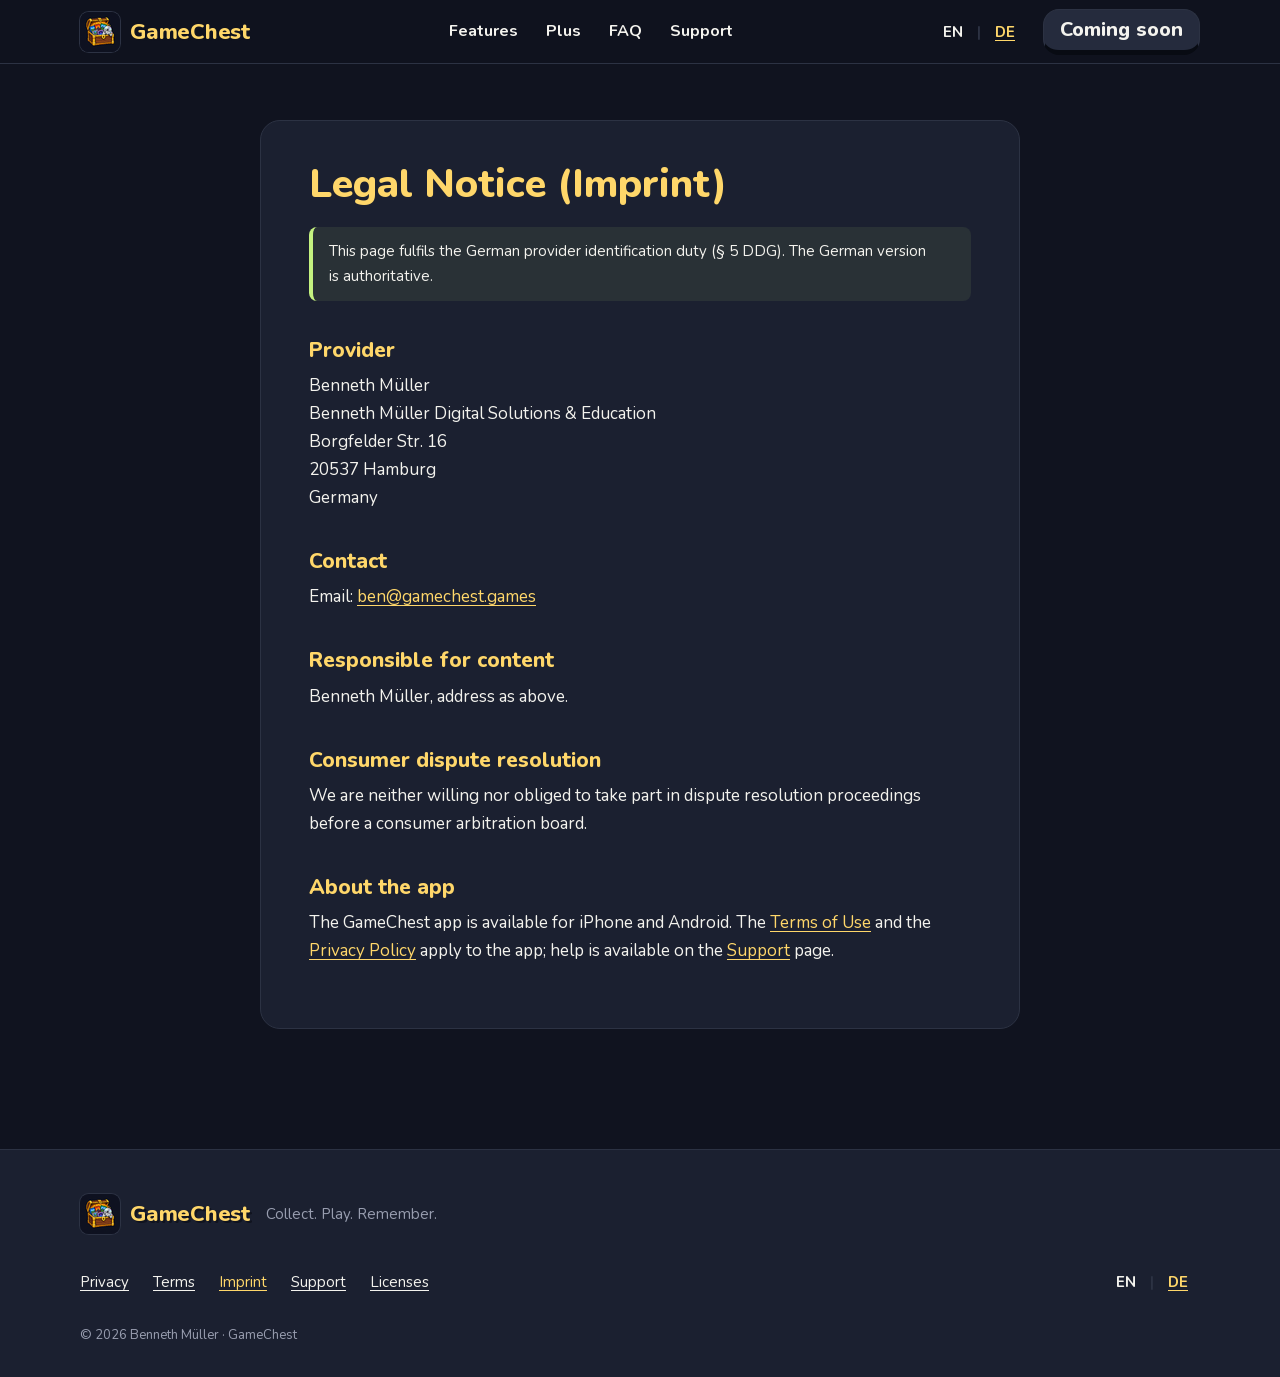
<file: imprint/index.html>
<!DOCTYPE html><html lang="en" class="nunito_c81cbedf-module__F6FspG__variable silkscreen_12bf01c6-module__xPTk9W__variable"><head><meta charSet="utf-8"/><meta name="viewport" content="width=device-width, initial-scale=1"/><link rel="preload" href="/_next/static/media/07454f8ad8aaac57-s.p.2kjei9psvcorz.woff2" as="font" crossorigin="" type="font/woff2"/><link rel="preload" href="/_next/static/media/37f34e4fcce0f2d4-s.p.3dosikwwiz7p4.woff2" as="font" crossorigin="" type="font/woff2"/><style data-precedence="next" data-href="/_next/static/chunks/3dg75ylnrq6or.css /_next/static/chunks/3zf7xnrm5pclq.css /_next/static/chunks/2_lk15ii64j9c.css">@font-face{font-family:Nunito;font-style:normal;font-weight:200 1000;font-display:swap;src:url(/_next/static/media/224e262ef877bfa4-s.1zkvd_innyig_.woff2)format("woff2");unicode-range:U+460-52F,U+1C80-1C8A,U+20B4,U+2DE0-2DFF,U+A640-A69F,U+FE2E-FE2F}@font-face{font-family:Nunito;font-style:normal;font-weight:200 1000;font-display:swap;src:url(/_next/static/media/7f11d98043fdedc9-s.2c8-7nzo1jf9r.woff2)format("woff2");unicode-range:U+301,U+400-45F,U+490-491,U+4B0-4B1,U+2116}@font-face{font-family:Nunito;font-style:normal;font-weight:200 1000;font-display:swap;src:url(/_next/static/media/e6d00ff86ef9e699-s.1vcas2uk12q5a.woff2)format("woff2");unicode-range:U+102-103,U+110-111,U+128-129,U+168-169,U+1A0-1A1,U+1AF-1B0,U+300-301,U+303-304,U+308-309,U+323,U+329,U+1EA0-1EF9,U+20AB}@font-face{font-family:Nunito;font-style:normal;font-weight:200 1000;font-display:swap;src:url(/_next/static/media/d8cb5ab3660140cd-s.2demiz2t05dx4.woff2)format("woff2");unicode-range:U+100-2BA,U+2BD-2C5,U+2C7-2CC,U+2CE-2D7,U+2DD-2FF,U+304,U+308,U+329,U+1D00-1DBF,U+1E00-1E9F,U+1EF2-1EFF,U+2020,U+20A0-20AB,U+20AD-20C0,U+2113,U+2C60-2C7F,U+A720-A7FF}@font-face{font-family:Nunito;font-style:normal;font-weight:200 1000;font-display:swap;src:url(/_next/static/media/07454f8ad8aaac57-s.p.2kjei9psvcorz.woff2)format("woff2");unicode-range:U+??,U+131,U+152-153,U+2BB-2BC,U+2C6,U+2DA,U+2DC,U+304,U+308,U+329,U+2000-206F,U+20AC,U+2122,U+2191,U+2193,U+2212,U+2215,U+FEFF,U+FFFD}@font-face{font-family:Nunito Fallback;src:local(Arial);ascent-override:99.71%;descent-override:34.82%;line-gap-override:0.0%;size-adjust:101.39%}.nunito_c81cbedf-module__F6FspG__className{font-family:Nunito,Nunito Fallback;font-style:normal}.nunito_c81cbedf-module__F6FspG__variable{--font-nunito:"Nunito", "Nunito Fallback"}
@font-face{font-family:Silkscreen;font-style:normal;font-weight:400;font-display:swap;src:url(/_next/static/media/26e9340776e0c8e8-s.3-pcjiz3ygyf8.woff2)format("woff2");unicode-range:U+100-2BA,U+2BD-2C5,U+2C7-2CC,U+2CE-2D7,U+2DD-2FF,U+304,U+308,U+329,U+1D00-1DBF,U+1E00-1E9F,U+1EF2-1EFF,U+2020,U+20A0-20AB,U+20AD-20C0,U+2113,U+2C60-2C7F,U+A720-A7FF}@font-face{font-family:Silkscreen;font-style:normal;font-weight:400;font-display:swap;src:url(/_next/static/media/37f34e4fcce0f2d4-s.p.3dosikwwiz7p4.woff2)format("woff2");unicode-range:U+??,U+131,U+152-153,U+2BB-2BC,U+2C6,U+2DA,U+2DC,U+304,U+308,U+329,U+2000-206F,U+20AC,U+2122,U+2191,U+2193,U+2212,U+2215,U+FEFF,U+FFFD}@font-face{font-family:Silkscreen Fallback;src:local(Arial);ascent-override:68.84%;descent-override:16.71%;line-gap-override:0.0%;size-adjust:149.62%}.silkscreen_12bf01c6-module__xPTk9W__className{font-family:Silkscreen,Silkscreen Fallback;font-style:normal;font-weight:400}.silkscreen_12bf01c6-module__xPTk9W__variable{--font-silkscreen:"Silkscreen", "Silkscreen Fallback"}
.legal-prose{max-width:68ch;color:var(--legal-ink);overflow-wrap:break-word;font-size:1.0625rem;line-height:1.65}.legal-prose h2{color:var(--legal-accent);margin:2.25rem 0 .5rem;scroll-margin-top:88px;font-size:1.3125rem;line-height:1.3}.legal-prose h3{color:var(--legal-accent-2);margin:1.5rem 0 .375rem;font-size:1.125rem;line-height:1.35}.legal-prose p,.legal-prose ul,.legal-prose ol{margin:0 0 .875rem}.legal-prose ul,.legal-prose ol{padding-left:1.375rem}.legal-prose li{margin:.25rem 0}.legal-meta{color:var(--legal-muted);margin:0 0 1.25rem;font-size:.9375rem}.legal-note{border-left:4px solid var(--legal-note);background:var(--legal-note-bg);border-radius:8px;margin:0 0 1.5rem;padding:.75rem 1rem;font-size:.9375rem}.legal-note p{margin:0}.legal-ph{background:var(--legal-ph-bg);color:var(--legal-accent);-webkit-hyphens:manual;hyphens:manual;-webkit-box-decoration-break:clone;box-decoration-break:clone;border-radius:4px;padding:0 .25rem;font-weight:700}.legal-address{font-style:normal}.legal-toc{background:var(--legal-surface);border:1px solid var(--legal-border);border-radius:14px;margin:0 0 1.5rem;padding:.875rem 1.25rem}.legal-toc-title{margin:0 0 .25rem;font-weight:700}.legal-toc ul{margin:0;padding:0;list-style:none}.legal-toc a{padding:.25rem 0;display:inline-block}.legal-table-wrap{margin:.625rem 0 1rem}.legal-table{border-collapse:collapse;width:100%;font-size:.9375rem}.legal-table th,.legal-table td{text-align:left;vertical-align:top;border-bottom:1px solid var(--legal-border);padding:.5rem}.legal-table th{color:var(--legal-accent-2);font-weight:700}@media (max-width:559.98px){.legal-table thead{clip-path:inset(50%);width:1px;height:1px;position:absolute;overflow:hidden}.legal-table,.legal-table tbody,.legal-table tr,.legal-table td{width:100%;display:block}.legal-table tr{border-bottom:1px solid var(--legal-border);padding:.5rem 0}.legal-table td{border:0;padding:.1875rem 0}.legal-table td:before{content:attr(data-label);color:var(--legal-accent-2);font-size:.8125rem;font-weight:700;display:block}}
:root{--lightningcss-light: ;--lightningcss-dark:initial;color-scheme:dark;--g-bg:#10131f;--g-panel:#1b2030;--g-elevated:#252b3d;--g-border:#2c3243;--g-ink:#f4f3ee;--g-muted:#989daf;--g-gold:#ffd76a;--g-amber:#ffcd68;--g-gold-sel:#44391f;--g-mint:#c4f280;--g-btn-edge:#ffe4af;--g-btn-text:#342419;--g-btn-shadow:#805337;--g-glow-in:#ffd76a55;--g-glow-out:#ffd76a00;--font-body:var(--font-nunito), system-ui, -apple-system, "Segoe UI", Roboto, Arial, sans-serif;--font-label:var(--font-silkscreen), ui-monospace, monospace;--font-display:var(--font-nunito), system-ui, -apple-system, "Segoe UI", Roboto, Arial, sans-serif;--g-deep:#080b13;--g-card-edge:#5f5130;--g-coin-edge:#9e6b19;--g-light-edge:#fff0b5;--container:1120px;--gutter:16px;--header-h:64px;--section-gap:96px;--radius-card:20px;--bevel:10px;--legal-ink:var(--g-ink);--legal-muted:var(--g-muted);--legal-accent:var(--g-gold);--legal-accent-2:var(--g-amber);--legal-surface:var(--g-elevated);--legal-border:var(--g-border);--legal-note:var(--g-mint);--legal-note-bg:#c4f28014;--legal-ph-bg:#ffd76a29}@media (min-width:481px){:root{--gutter:24px}}@media (min-width:768px){:root{--section-gap:120px}}@media (min-width:1025px){:root{--gutter:32px}}*,:before,:after{box-sizing:border-box}html{-moz-text-size-adjust:100%;text-size-adjust:100%;scroll-padding-top:calc(var(--header-h) + 16px)}@media (prefers-reduced-motion:no-preference){html{scroll-behavior:smooth}}body{background:var(--g-bg);color:var(--g-ink);font-family:var(--font-body);overflow-wrap:break-word;margin:0;font-size:1.0625rem;line-height:1.6}@media (min-width:768px){body{font-size:1.125rem}}img,picture,svg{max-width:100%;display:block}img{height:auto}h1,h2,h3{text-wrap:balance;margin:0;font-weight:800}p{text-wrap:pretty;margin:0}a{color:var(--g-gold);text-underline-offset:3px;text-decoration-thickness:1px}a:hover{text-decoration-thickness:2px}:focus-visible{outline:3px solid var(--g-mint);outline-offset:3px;border-radius:4px}.container{width:100%;max-width:calc(var(--container) + 2 * var(--gutter));padding-inline:var(--gutter);margin-inline:auto}.visually-hidden{clip-path:inset(50%);white-space:nowrap;border:0;width:1px;height:1px;margin:-1px;padding:0;overflow:hidden;position:absolute!important}.skip-link{z-index:100;background:var(--g-amber);color:var(--g-btn-text);font-family:var(--font-display);border:2px solid var(--g-btn-edge);border-bottom:5px solid var(--g-btn-shadow);border-radius:16px;padding:12px 16px;font-size:1.25rem;font-weight:800;text-decoration:none;position:absolute;top:-100px;left:12px}.skip-link:focus{top:12px}.pixel{image-rendering:pixelated}.eyebrow{font-family:var(--font-label);letter-spacing:.12em;text-transform:uppercase;color:var(--g-gold);margin:0 0 12px;font-size:.6875rem;line-height:1.4;display:inline-block}@media (min-width:768px){.eyebrow{font-size:.75rem}}.h2{font-family:var(--font-display);color:var(--g-gold);font-size:2rem;font-weight:800;line-height:1.15}.h2:after{content:"";background:var(--g-gold);width:48px;height:4px;margin-top:16px;display:block}.h2.center:after{margin-inline:auto}@media (min-width:768px){.h2{font-size:2.625rem;line-height:1.1}}.h3{font-family:var(--font-display);color:var(--g-ink);font-size:1.375rem;font-weight:800;line-height:1.3}@media (min-width:768px){.h3{font-size:1.5rem}}.muted{color:var(--g-muted);font-size:.9375rem;line-height:1.55}@media (min-width:768px){.muted{font-size:1rem}}.btn{min-height:54px;font:inherit;font-family:var(--font-display);text-align:center;border-radius:16px;justify-content:center;align-items:center;gap:8px;padding:12px 22px;font-size:1.25rem;font-weight:800;line-height:1.2;text-decoration:none;transition:transform .12s cubic-bezier(.33,1,.68,1),border-bottom-width .12s cubic-bezier(.33,1,.68,1);display:inline-flex}.btn-secondary{background:var(--g-elevated);color:var(--g-ink);border:1.4px solid var(--g-border);border-bottom:5px solid var(--g-deep)}a.btn-secondary:hover{border-color:var(--g-gold);border-bottom-color:var(--g-deep)}.btn-primary{background:var(--g-amber);color:var(--g-btn-text);border:2px solid var(--g-btn-edge);border-bottom:5px solid var(--g-btn-shadow);box-shadow:inset 0 1px #ffffff38}a.btn-primary:hover{filter:brightness(1.04)}a.btn-primary:active,a.btn-secondary:active{border-bottom-width:1.5px;transition-duration:80ms;transform:translateY(3.5px)}@media (prefers-reduced-motion:reduce){.btn{transition:none}}.coin{z-index:1;background:var(--g-gold);border-bottom:3px solid var(--g-coin-edge);width:32px;height:32px;color:var(--g-bg);font-family:var(--font-body);border-radius:35%;flex:none;justify-content:center;align-items:center;font-size:.875rem;font-weight:800;line-height:1;display:inline-flex;position:relative}.coin--done{color:#0000}.coin--done:after{content:"";border:solid var(--g-bg);border-width:0 3px 3px 0;width:6px;height:11px;position:absolute;transform:translateY(-2px)rotate(45deg)}.coin--current{outline:2px solid var(--g-light-edge);outline-offset:-2px}@media (min-width:768px){.coin{width:36px;height:36px;font-size:.9375rem}}.rail{z-index:0;background:var(--g-elevated);border-bottom:2px solid var(--g-deep);pointer-events:none;border-radius:3px;height:6px;position:absolute}.rail--gold{background:var(--g-gold)}.prose a{text-decoration:underline}
.not-found-module__Qxt1xq__main{max-width:calc(640px + 2 * var(--gutter));padding:64px var(--gutter);flex-direction:column;gap:40px;margin:0 auto;display:flex}.not-found-module__Qxt1xq__mark{width:64px;height:64px}.not-found-module__Qxt1xq__block{flex-direction:column;align-items:flex-start;gap:12px;display:flex}.not-found-module__Qxt1xq__block+.not-found-module__Qxt1xq__block{border-top:1px solid var(--g-border);padding-top:40px}.not-found-module__Qxt1xq__title{color:var(--g-gold);font-size:2rem;line-height:1.15}
.BrandMark-module__Vly-dW__mark{align-items:center;gap:10px;min-width:0;display:inline-flex}.BrandMark-module__Vly-dW__icon{box-shadow:0 0 0 1px var(--g-border);border-radius:22%;flex:none}.BrandMark-module__Vly-dW__name{font-family:var(--font-display);color:var(--g-gold);letter-spacing:-.01em;white-space:nowrap;text-shadow:2px 2px 0 var(--g-bg);font-weight:800;line-height:1}.BrandMark-module__Vly-dW__sm .BrandMark-module__Vly-dW__icon{width:40px;height:40px}.BrandMark-module__Vly-dW__sm .BrandMark-module__Vly-dW__name{font-size:1.375rem}.BrandMark-module__Vly-dW__lg{gap:16px}.BrandMark-module__Vly-dW__lg .BrandMark-module__Vly-dW__icon{width:88px;height:88px}.BrandMark-module__Vly-dW__lg .BrandMark-module__Vly-dW__name{font-size:clamp(2.25rem,11vw,4rem)}@media (min-width:1024px){.BrandMark-module__Vly-dW__lg .BrandMark-module__Vly-dW__icon{width:128px;height:128px}}
.LangSwitch-module__xMFtda__switch{align-items:center;gap:2px;font-size:.9375rem;font-weight:700;display:flex}.LangSwitch-module__xMFtda__current,.LangSwitch-module__xMFtda__link{justify-content:center;align-items:center;min-width:44px;min-height:48px;padding:0 8px;display:inline-flex}.LangSwitch-module__xMFtda__current{color:var(--g-ink)}.LangSwitch-module__xMFtda__link{color:var(--g-gold);text-underline-offset:3px;text-decoration:underline}.LangSwitch-module__xMFtda__sep{color:var(--g-border)}
.Footer-module__IpM4KW__footer{background:var(--g-panel);border-top:1px solid var(--g-border);margin-top:var(--section-gap);padding:40px 0 32px}.Footer-module__IpM4KW__inner{flex-direction:column;gap:20px;display:flex}.Footer-module__IpM4KW__brandRow{flex-wrap:wrap;align-items:center;gap:8px 16px;display:flex}.Footer-module__IpM4KW__brand{align-items:center;min-height:48px;text-decoration:none;display:inline-flex}.Footer-module__IpM4KW__tagline{color:var(--g-muted);font-size:.9375rem}.Footer-module__IpM4KW__linkRow{flex-wrap:wrap;justify-content:space-between;align-items:center;gap:8px 24px;display:flex}.Footer-module__IpM4KW__links{flex-wrap:wrap;gap:0 4px;margin:0;padding:0;list-style:none;display:flex}.Footer-module__IpM4KW__links a{min-height:48px;color:var(--g-ink);text-underline-offset:3px;align-items:center;margin-left:-10px;margin-right:10px;padding:0 10px;font-size:.9375rem;display:inline-flex}.Footer-module__IpM4KW__links a:hover,.Footer-module__IpM4KW__links a[aria-current=page]{color:var(--g-gold)}.Footer-module__IpM4KW__small{color:var(--g-muted);flex-direction:column;gap:4px;font-size:.8125rem;line-height:1.5;display:flex}
.Header-module__NAGPiW__header{z-index:50;height:var(--header-h);background:var(--g-bg);border-bottom:1px solid var(--g-border);position:sticky;top:0}@supports ((-webkit-backdrop-filter:blur(8px)) or (backdrop-filter:blur(8px))){.Header-module__NAGPiW__header{-webkit-backdrop-filter:blur(8px);backdrop-filter:blur(8px);background:#10131feb}}.Header-module__NAGPiW__inner{justify-content:space-between;align-items:center;gap:16px;height:100%;display:flex}.Header-module__NAGPiW__brand{flex:none;align-items:center;min-height:48px;text-decoration:none;display:inline-flex}.Header-module__NAGPiW__nav{display:none}.Header-module__NAGPiW__end{align-items:center;gap:16px;display:flex}.Header-module__NAGPiW__cta{display:none}@media (min-width:768px){.Header-module__NAGPiW__nav{gap:4px;margin-inline:auto;display:flex}.Header-module__NAGPiW__nav a{min-height:48px;color:var(--g-ink);align-items:center;padding:0 12px;font-size:1rem;font-weight:700;text-decoration:none;display:inline-flex}.Header-module__NAGPiW__nav a:hover,.Header-module__NAGPiW__nav a[aria-current=page]{color:var(--g-gold)}}@media (min-width:1024px){.Header-module__NAGPiW__cta{display:block}}
.PhoneFrame-module__8nVjmW__stage{width:100%;max-width:320px;margin-inline:auto;padding:24px 0 28px;position:relative}.PhoneFrame-module__8nVjmW__stage:before{content:"";pointer-events:none;background:radial-gradient(70% 60% at 50% 35%,#ffd76a2e,#ffd76a00 70%);position:absolute;inset:-8% -18% 0}.PhoneFrame-module__8nVjmW__stage:after{content:"";filter:blur(5px);pointer-events:none;background:#0000008c;border-radius:50%;width:62%;height:14px;position:absolute;bottom:4px;left:19%}.PhoneFrame-module__8nVjmW__frame{background:var(--g-bg);border:3px solid var(--g-gold);border-radius:28px;width:100%;padding:6px;position:relative;box-shadow:0 6px #9e6b19,0 24px 60px -30px #000}.PhoneFrame-module__8nVjmW__img{aspect-ratio:1320/2868;background:var(--g-panel);border-radius:19px;width:100%;height:auto;box-shadow:inset 0 0 0 1px #ffffff0a}.PhoneFrame-module__8nVjmW__cropStage:before{inset:-8% -6% 0}.PhoneFrame-module__8nVjmW__crop{height:300px;overflow:hidden}.PhoneFrame-module__8nVjmW__crop picture{height:100%}.PhoneFrame-module__8nVjmW__crop .PhoneFrame-module__8nVjmW__img{aspect-ratio:auto;object-fit:cover;object-position:top;height:100%}@media (min-width:1024px){.PhoneFrame-module__8nVjmW__crop{height:360px}}@media (prefers-reduced-motion:no-preference){.PhoneFrame-module__8nVjmW__float{animation:6s ease-in-out infinite PhoneFrame-module__8nVjmW__float}}@keyframes PhoneFrame-module__8nVjmW__float{0%,to{transform:translateY(0)}50%{transform:translateY(-6px)}}
.Feature-module__i2wIta__feature{counter-increment:feature;align-items:center;gap:40px;display:grid}.Feature-module__i2wIta__feature+.Feature-module__i2wIta__feature{margin-top:var(--section-gap)}.Feature-module__i2wIta__eyebrow:before{content:counter(feature, decimal-leading-zero) " · "}.Feature-module__i2wIta__text{max-width:56ch}.Feature-module__i2wIta__body{flex-direction:column;gap:16px;margin-top:24px;display:flex}.Feature-module__i2wIta__list{flex-direction:column;gap:12px;margin:0;padding:0;list-style:none;display:flex}.Feature-module__i2wIta__list li{align-items:flex-start;gap:12px;display:flex}.Feature-module__i2wIta__icon{color:var(--g-gold);flex:none;margin-top:2px}.Feature-module__i2wIta__media{justify-content:center;display:flex;overflow-x:clip}@media (min-width:768px){.Feature-module__i2wIta__feature{grid-template-columns:7fr 5fr;gap:48px}.Feature-module__i2wIta__feature:nth-of-type(2n) .Feature-module__i2wIta__text{order:2}.Feature-module__i2wIta__feature:nth-of-type(2n) .Feature-module__i2wIta__media{order:1}.Feature-module__i2wIta__feature:nth-of-type(2n) .Feature-module__i2wIta__stage:before{background:radial-gradient(70% 60% at 40% 35%,#ffd76a2e,#ffd76a00 70%)}}
.Faq-module__MGuq4G__list{flex-direction:column;gap:12px;display:flex}.Faq-module__MGuq4G__item{background:var(--g-panel);border:1px solid var(--g-border);border-radius:16px}.Faq-module__MGuq4G__item[open]{border-color:var(--g-gold-sel)}.Faq-module__MGuq4G__summary{cursor:pointer;border-radius:16px;justify-content:space-between;align-items:center;gap:16px;min-height:56px;padding:14px 18px;list-style:none;display:flex}.Faq-module__MGuq4G__summary::-webkit-details-marker{display:none}.Faq-module__MGuq4G__summary:hover .Faq-module__MGuq4G__q{color:var(--g-gold)}.Faq-module__MGuq4G__q{font-size:1.0625rem;font-weight:700;line-height:1.35}.Faq-module__MGuq4G__marker{flex:none;width:16px;height:16px;position:relative}.Faq-module__MGuq4G__marker:before,.Faq-module__MGuq4G__marker:after{content:"";background:var(--g-gold);width:16px;height:2px;position:absolute;top:7px;left:0}.Faq-module__MGuq4G__marker:after{transform:rotate(90deg)}.Faq-module__MGuq4G__item[open] .Faq-module__MGuq4G__marker:after{transform:none}.Faq-module__MGuq4G__a{color:var(--g-ink);padding:0 18px 18px}@media (min-width:768px){.Faq-module__MGuq4G__q{font-size:1.125rem}}
.PlusPanel-module__cxTOQW__section{margin-top:var(--section-gap)}.PlusPanel-module__cxTOQW__outer{--bev:16px;background:var(--g-gold);clip-path:polygon(var(--bev) 0, calc(100% - var(--bev)) 0, 100% var(--bev), 100% calc(100% - var(--bev)), calc(100% - var(--bev)) 100%, var(--bev) 100%, 0 calc(100% - var(--bev)), 0 var(--bev));padding:2px}.PlusPanel-module__cxTOQW__card{--bev-in:15.2px;background:var(--g-panel);clip-path:polygon(var(--bev-in) 0, calc(100% - var(--bev-in)) 0, 100% var(--bev-in), 100% calc(100% - var(--bev-in)), calc(100% - var(--bev-in)) 100%, var(--bev-in) 100%, 0 calc(100% - var(--bev-in)), 0 var(--bev-in));gap:32px;padding:32px 20px;display:grid}.PlusPanel-module__cxTOQW__chest{background:radial-gradient(closest-side, var(--g-glow-in), var(--g-glow-out));justify-content:center;align-items:center;display:flex}.PlusPanel-module__cxTOQW__chestImg{width:192px;height:auto}.PlusPanel-module__cxTOQW__text{flex-direction:column;gap:16px;min-width:0;display:flex}.PlusPanel-module__cxTOQW__text>.h2{margin-bottom:8px}.PlusPanel-module__cxTOQW__lead{font-size:1.0625rem}.PlusPanel-module__cxTOQW__list{flex-direction:column;gap:6px;margin:0;padding-left:1.25rem;display:flex}.PlusPanel-module__cxTOQW__list li::marker{color:var(--g-gold)}.PlusPanel-module__cxTOQW__honest{background:var(--g-elevated);border-radius:14px;padding:16px 18px;font-size:1rem}.PlusPanel-module__cxTOQW__honest strong{color:var(--g-gold)}.PlusPanel-module__cxTOQW__price{font-size:1rem;font-weight:700}.PlusPanel-module__cxTOQW__fine{color:var(--g-muted);font-size:.8125rem;line-height:1.55}.PlusPanel-module__cxTOQW__fine a{color:var(--g-gold)}.PlusPanel-module__cxTOQW__shot{justify-content:center;display:flex;overflow-x:clip}.PlusPanel-module__cxTOQW__frame{max-width:260px}@media (min-width:768px){.PlusPanel-module__cxTOQW__card{grid-template-columns:minmax(0,1fr) 260px;grid-template-areas:"chest shot""text shot";padding:40px}.PlusPanel-module__cxTOQW__chest{background:radial-gradient(closest-side, var(--g-glow-in), var(--g-glow-out));grid-area:chest;justify-content:flex-start}.PlusPanel-module__cxTOQW__chestImg{width:200px}.PlusPanel-module__cxTOQW__text{grid-area:text}.PlusPanel-module__cxTOQW__shot{grid-area:shot;align-items:flex-start}}@media (min-width:1024px){.PlusPanel-module__cxTOQW__card{grid-template-columns:220px minmax(0,1fr) 260px;grid-template-areas:"chest text shot";align-items:start;gap:40px}.PlusPanel-module__cxTOQW__chest{background:radial-gradient(closest-side, var(--g-glow-in), var(--g-glow-out));justify-content:center;padding-top:24px}}
.Preview-module__s_3grq__section{margin-top:var(--section-gap)}.Preview-module__s_3grq__lead{margin-top:16px}.Preview-module__s_3grq__strip{margin:32px calc(-1 * var(--gutter)) 0;padding:0 var(--gutter) 8px;overscroll-behavior-x:contain;scroll-snap-type:x mandatory;scroll-padding-inline:var(--gutter);scrollbar-width:thin;scrollbar-color:var(--g-border) transparent;gap:16px;list-style:none;display:flex;overflow-x:auto}.Preview-module__s_3grq__station{scroll-snap-align:start;flex-direction:column;flex:0 0 min(78vw,300px);min-width:0;display:flex;position:relative}.Preview-module__s_3grq__head{align-items:center;gap:12px;min-height:36px;display:flex}.Preview-module__s_3grq__head .Preview-module__s_3grq__label{z-index:1;font-family:var(--font-display);color:var(--g-gold);background:var(--g-bg);border-radius:4px;margin:0;padding:2px 8px;font-size:1.375rem;font-weight:800;line-height:1.2;position:relative}@media (min-width:768px){.Preview-module__s_3grq__head .Preview-module__s_3grq__label{font-size:1.5rem}}.Preview-module__s_3grq__frame{max-width:none;margin-top:12px}.Preview-module__s_3grq__text{margin-top:4px}.Preview-module__s_3grq__rail{display:none}@media (min-width:768px){.Preview-module__s_3grq__strip{grid-template-columns:repeat(2,minmax(0,1fr));gap:32px 24px;margin-inline:0;padding:0;display:grid;overflow:visible}.Preview-module__s_3grq__station{flex:none}}@media (min-width:1024px){.Preview-module__s_3grq__strip{grid-template-columns:repeat(4,minmax(0,1fr))}.Preview-module__s_3grq__rail{display:block;top:15px;left:18px;right:-24px}.Preview-module__s_3grq__station:last-child .Preview-module__s_3grq__rail{right:0}}
.PrivacyStrip-module__Abr37G__section{margin-top:var(--section-gap)}.PrivacyStrip-module__Abr37G__grid{grid-template-columns:repeat(2,minmax(0,1fr));gap:12px;margin:32px 0 0;padding:0;list-style:none;display:grid}.PrivacyStrip-module__Abr37G__card{background:var(--g-panel);border:1px solid var(--g-border);border-radius:var(--radius-card);flex-direction:column;gap:8px;padding:16px;display:flex}.PrivacyStrip-module__Abr37G__icon{color:var(--g-gold)}.PrivacyStrip-module__Abr37G__title{color:var(--g-ink);font-size:1.0625rem;font-weight:700;line-height:1.3}.PrivacyStrip-module__Abr37G__text{color:var(--g-muted);font-size:.9375rem;line-height:1.55}.PrivacyStrip-module__Abr37G__more{margin-top:24px}.PrivacyStrip-module__Abr37G__more a{align-items:center;min-height:48px;font-weight:700;display:inline-flex}@media (max-width:399.98px){.PrivacyStrip-module__Abr37G__grid{grid-template-columns:1fr}}@media (min-width:480px){.PrivacyStrip-module__Abr37G__grid{gap:16px}.PrivacyStrip-module__Abr37G__card{padding:24px}}@media (min-width:768px){.PrivacyStrip-module__Abr37G__grid{grid-template-columns:repeat(4,minmax(0,1fr))}.PrivacyStrip-module__Abr37G__title{font-size:1.25rem}}
.HomePage-module__ESCc_q__hero{background-image:radial-gradient(120% 80% at 32% -12%,#44391fe6 0%,#44391f00 62%),radial-gradient(#2c324359 1px,#0000 1.5px);background-position:0 0;background-size:auto,8px 8px;padding:40px 0 0;position:relative}.HomePage-module__ESCc_q__heroGrid{align-items:center;gap:40px;display:grid}.HomePage-module__ESCc_q__heroText{flex-direction:column;align-items:flex-start;min-width:0;display:flex}.HomePage-module__ESCc_q__brand{margin:8px 0 20px}.HomePage-module__ESCc_q__titleRow{align-items:flex-end;gap:12px;display:flex}.HomePage-module__ESCc_q__h1{font-family:var(--font-display);color:var(--g-gold);font-size:2.375rem;font-weight:800;line-height:1.05}.HomePage-module__ESCc_q__cat{flex:none}.HomePage-module__ESCc_q__cat img{width:64px;height:64px}.HomePage-module__ESCc_q__lead{max-width:60ch;margin-top:20px}.HomePage-module__ESCc_q__cta{flex-direction:column;align-items:flex-start;gap:12px;margin-top:28px;display:flex}.HomePage-module__ESCc_q__secondary{align-items:center;min-height:48px;font-weight:700;text-decoration:underline;display:inline-flex}.HomePage-module__ESCc_q__heroShot{justify-content:center;display:flex;overflow-x:clip}@media (min-width:768px){.HomePage-module__ESCc_q__hero{padding-top:64px}.HomePage-module__ESCc_q__h1{font-size:4.25rem;line-height:1.02}}@media (min-width:1024px){.HomePage-module__ESCc_q__heroGrid{grid-template-columns:6fr 6fr;gap:48px}.HomePage-module__ESCc_q__cat img{width:128px;height:128px}.HomePage-module__ESCc_q__heroFrame{width:auto;max-width:none}.HomePage-module__ESCc_q__heroFrame img{width:auto;height:640px}}.HomePage-module__ESCc_q__features{margin-top:var(--section-gap);counter-reset:feature}.HomePage-module__ESCc_q__faq{margin-top:var(--section-gap)}.HomePage-module__ESCc_q__faqList{max-width:840px;margin-top:32px}.HomePage-module__ESCc_q__closing{margin-top:96px}.HomePage-module__ESCc_q__closingCard{background:linear-gradient(160deg, var(--g-gold-sel) 0%, var(--g-panel) 42%, var(--g-elevated) 100%);border:2px solid var(--g-card-edge);box-shadow:0 5px 0 var(--g-deep);border-radius:24px;flex-direction:column;align-items:flex-start;gap:20px;padding:32px 24px;display:flex}.HomePage-module__ESCc_q__markWrap{background:radial-gradient(closest-side, var(--g-glow-in), var(--g-glow-out));flex:none;justify-content:center;align-items:center;width:96px;height:96px;display:flex}.HomePage-module__ESCc_q__mark{border-radius:22%;width:64px;height:64px}.HomePage-module__ESCc_q__closingText{flex-direction:column;gap:12px;display:flex}.HomePage-module__ESCc_q__closingTitle{font-family:var(--font-display);color:var(--g-gold);font-size:2rem;font-weight:800;line-height:1.15}.HomePage-module__ESCc_q__closingText>:last-child{margin-top:12px}@media (min-width:768px){.HomePage-module__ESCc_q__closingCard{flex-direction:row;align-items:center;gap:32px;padding:48px}.HomePage-module__ESCc_q__markWrap{width:144px;height:144px}.HomePage-module__ESCc_q__mark{width:96px;height:96px}.HomePage-module__ESCc_q__closingTitle{font-size:2.625rem}}
.LegalLayout-module__f35WTa__wrap{max-width:calc(760px + 2 * var(--gutter));padding-top:32px}.LegalLayout-module__f35WTa__card{background:var(--g-panel);border:1px solid var(--g-border);border-radius:var(--radius-card);max-width:none;padding:28px 18px 32px}.LegalLayout-module__f35WTa__card>:first-child{margin-top:0}.LegalLayout-module__f35WTa__h1{-webkit-hyphens:auto;hyphens:auto;color:var(--g-gold);margin:0 0 8px;font-size:1.75rem;line-height:1.15}.LegalLayout-module__f35WTa__h1+:not(p){margin-top:20px}@media (max-width:479.98px){.LegalLayout-module__f35WTa__card{-webkit-hyphens:auto;hyphens:auto}}@media (min-width:768px){.LegalLayout-module__f35WTa__wrap{padding-top:56px}.LegalLayout-module__f35WTa__card{padding:40px 48px 48px}.LegalLayout-module__f35WTa__h1{font-size:2.5rem}}
.StoreCta-module__rHBbvG__wrap{flex-direction:column;align-items:flex-start;gap:10px;display:flex}.StoreCta-module__rHBbvG__pill{cursor:default;-webkit-user-select:text;user-select:text;margin:0}.StoreCta-module__rHBbvG__compact .StoreCta-module__rHBbvG__pill{min-height:44px;padding:8px 16px}.StoreCta-module__rHBbvG__badge{border-radius:8px;padding:4px 0;display:inline-block}.StoreCta-module__rHBbvG__subline{color:var(--g-muted);font-size:.875rem}.StoreCta-module__rHBbvG__badges{flex-wrap:wrap;align-items:center;gap:12px;display:flex}.StoreCta-module__rHBbvG__pill{white-space:normal;text-align:left;max-width:100%}
</style><meta name="next-size-adjust" content=""/><meta name="theme-color" content="#10131F"/><meta name="color-scheme" content="dark"/><title>Legal Notice – GameChest</title><meta name="description" content="Provider identification for GameChest and gamechest.games (§ 5 DDG)."/><link rel="manifest" href="/site.webmanifest"/><link rel="canonical" href="https://gamechest.games/imprint/"/><link rel="alternate" hrefLang="en" href="https://gamechest.games/imprint/"/><link rel="alternate" hrefLang="de" href="https://gamechest.games/de/imprint/"/><link rel="alternate" hrefLang="x-default" href="https://gamechest.games/imprint/"/><meta name="format-detection" content="telephone=no, address=no, email=no"/><meta property="og:title" content="Legal Notice – GameChest"/><meta property="og:description" content="Provider identification for GameChest and gamechest.games (§ 5 DDG)."/><meta property="og:url" content="https://gamechest.games/imprint/"/><meta property="og:site_name" content="GameChest"/><meta property="og:locale" content="en_US"/><meta property="og:image" content="https://gamechest.games/og/og-en.png"/><meta property="og:image:width" content="1200"/><meta property="og:image:height" content="630"/><meta property="og:image:alt" content="Collect. Play. Remember."/><meta property="og:locale:alternate" content="de_DE"/><meta property="og:type" content="website"/><meta name="twitter:card" content="summary_large_image"/><meta name="twitter:title" content="Legal Notice – GameChest"/><meta name="twitter:description" content="Provider identification for GameChest and gamechest.games (§ 5 DDG)."/><meta name="twitter:image" content="https://gamechest.games/og/og-en.png"/><meta name="twitter:image:alt" content="Collect. Play. Remember."/><link rel="icon" href="/favicon.ico" sizes="16x16 32x32 48x48"/><link rel="icon" href="/favicon-32.png" type="image/png" sizes="32x32"/><link rel="apple-touch-icon" href="/apple-touch-icon.png" sizes="180x180"/></head><body><div hidden=""><!--$--><!--/$--></div><a class="skip-link" href="#main">Skip to content</a><header class="Header-module__NAGPiW__header"><div class="container Header-module__NAGPiW__inner"><a class="Header-module__NAGPiW__brand" href="/" aria-label="GameChest – Home"><span class="BrandMark-module__Vly-dW__mark BrandMark-module__Vly-dW__sm"><picture><source type="image/webp" srcSet="/img/pixel/app-icon-1024-40.4db40ab3.webp 1x, /img/pixel/app-icon-1024-80.a1fc885c.webp 2x" sizes="40px"/><img src="/img/pixel/app-icon-1024-40.9ede7d33.png" alt="" width="40" height="40" class="BrandMark-module__Vly-dW__icon" loading="eager" decoding="async"/></picture><span class="BrandMark-module__Vly-dW__name">GameChest</span></span></a><nav class="Header-module__NAGPiW__nav" aria-label="Main"><a href="/#features">Features</a><a href="/#plus">Plus</a><a href="/#faq">FAQ</a><a href="/support.html#en">Support</a></nav><div class="Header-module__NAGPiW__end"><nav class="LangSwitch-module__xMFtda__switch" aria-label="Language"><span class="LangSwitch-module__xMFtda__current" aria-current="true" lang="en">EN</span><span class="LangSwitch-module__xMFtda__sep" aria-hidden="true">|</span><a class="LangSwitch-module__xMFtda__link" href="/de/imprint/" hrefLang="de" lang="de"><span class="visually-hidden">Deutsch<!-- -->: </span>DE</a></nav><div class="Header-module__NAGPiW__cta"><div class="StoreCta-module__rHBbvG__wrap StoreCta-module__rHBbvG__compact"><p class="btn btn-secondary StoreCta-module__rHBbvG__pill" role="status">Coming soon</p></div></div></div></div></header><main id="main" tabindex="-1"><div class="container LegalLayout-module__f35WTa__wrap"><article class="legal-prose prose LegalLayout-module__f35WTa__card"><h1 class="LegalLayout-module__f35WTa__h1">Legal Notice (Imprint)</h1><aside class="legal-note" role="note" aria-label="Notice"><p>This page fulfils the German provider identification duty (§ 5 DDG). The German version is authoritative.</p></aside><section class="legal-section" aria-labelledby="provider-h"><h2 id="provider-h">Provider</h2><address class="legal-address">Benneth Müller<br/>Benneth Müller Digital Solutions &amp; Education<br/>Borgfelder Str. 16<br/>20537<!-- --> <!-- -->Hamburg<br/>Germany</address></section><section class="legal-section" aria-labelledby="contact-h"><h2 id="contact-h">Contact</h2><p>Email: <a href="mailto:ben@gamechest.games">ben@gamechest.games</a></p></section><section class="legal-section" aria-labelledby="responsible-h"><h2 id="responsible-h">Responsible for content</h2><p>Benneth Müller<!-- -->, address as above.</p></section><section class="legal-section" aria-labelledby="disputes-h"><h2 id="disputes-h">Consumer dispute resolution</h2><p>We are neither willing nor obliged to take part in dispute resolution proceedings before a consumer arbitration board.</p></section><section class="legal-section" aria-labelledby="app-h"><h2 id="app-h">About the app</h2><p>The GameChest app is available for iPhone and Android. The <a href="/terms.html#en">Terms of Use</a> and the<!-- --> <a href="/privacy.html#en">Privacy Policy</a> apply to the app; help is available on the<!-- --> <a href="/support.html#en">Support</a> page.</p></section></article></div></main><footer class="Footer-module__IpM4KW__footer"><div class="container Footer-module__IpM4KW__inner"><div class="Footer-module__IpM4KW__brandRow"><a href="/" aria-label="GameChest – Home" class="Footer-module__IpM4KW__brand"><span class="BrandMark-module__Vly-dW__mark BrandMark-module__Vly-dW__sm"><picture><source type="image/webp" srcSet="/img/pixel/app-icon-1024-40.4db40ab3.webp 1x, /img/pixel/app-icon-1024-80.a1fc885c.webp 2x" sizes="40px"/><img src="/img/pixel/app-icon-1024-40.9ede7d33.png" alt="" width="40" height="40" class="BrandMark-module__Vly-dW__icon" loading="lazy" decoding="async"/></picture><span class="BrandMark-module__Vly-dW__name">GameChest</span></span></a><p class="Footer-module__IpM4KW__tagline">Collect. Play. Remember.</p></div><div class="Footer-module__IpM4KW__linkRow"><nav aria-label="Legal and support"><ul class="Footer-module__IpM4KW__links"><li><a href="/privacy.html#en">Privacy</a></li><li><a href="/terms.html#en">Terms</a></li><li><a href="/imprint/" aria-current="page">Imprint</a></li><li><a href="/support.html#en">Support</a></li><li><a href="/licenses/fonts.txt" type="text/plain">Licenses</a></li></ul></nav><nav class="LangSwitch-module__xMFtda__switch" aria-label="Language"><span class="LangSwitch-module__xMFtda__current" aria-current="true" lang="en">EN</span><span class="LangSwitch-module__xMFtda__sep" aria-hidden="true">|</span><a class="LangSwitch-module__xMFtda__link" href="/de/imprint/" hrefLang="de" lang="de"><span class="visually-hidden">Deutsch<!-- -->: </span>DE</a></nav></div><div class="Footer-module__IpM4KW__small"><p>© 2026 Benneth Müller · GameChest</p></div></div></footer><!--$--><!--/$--></body></html>
</file>
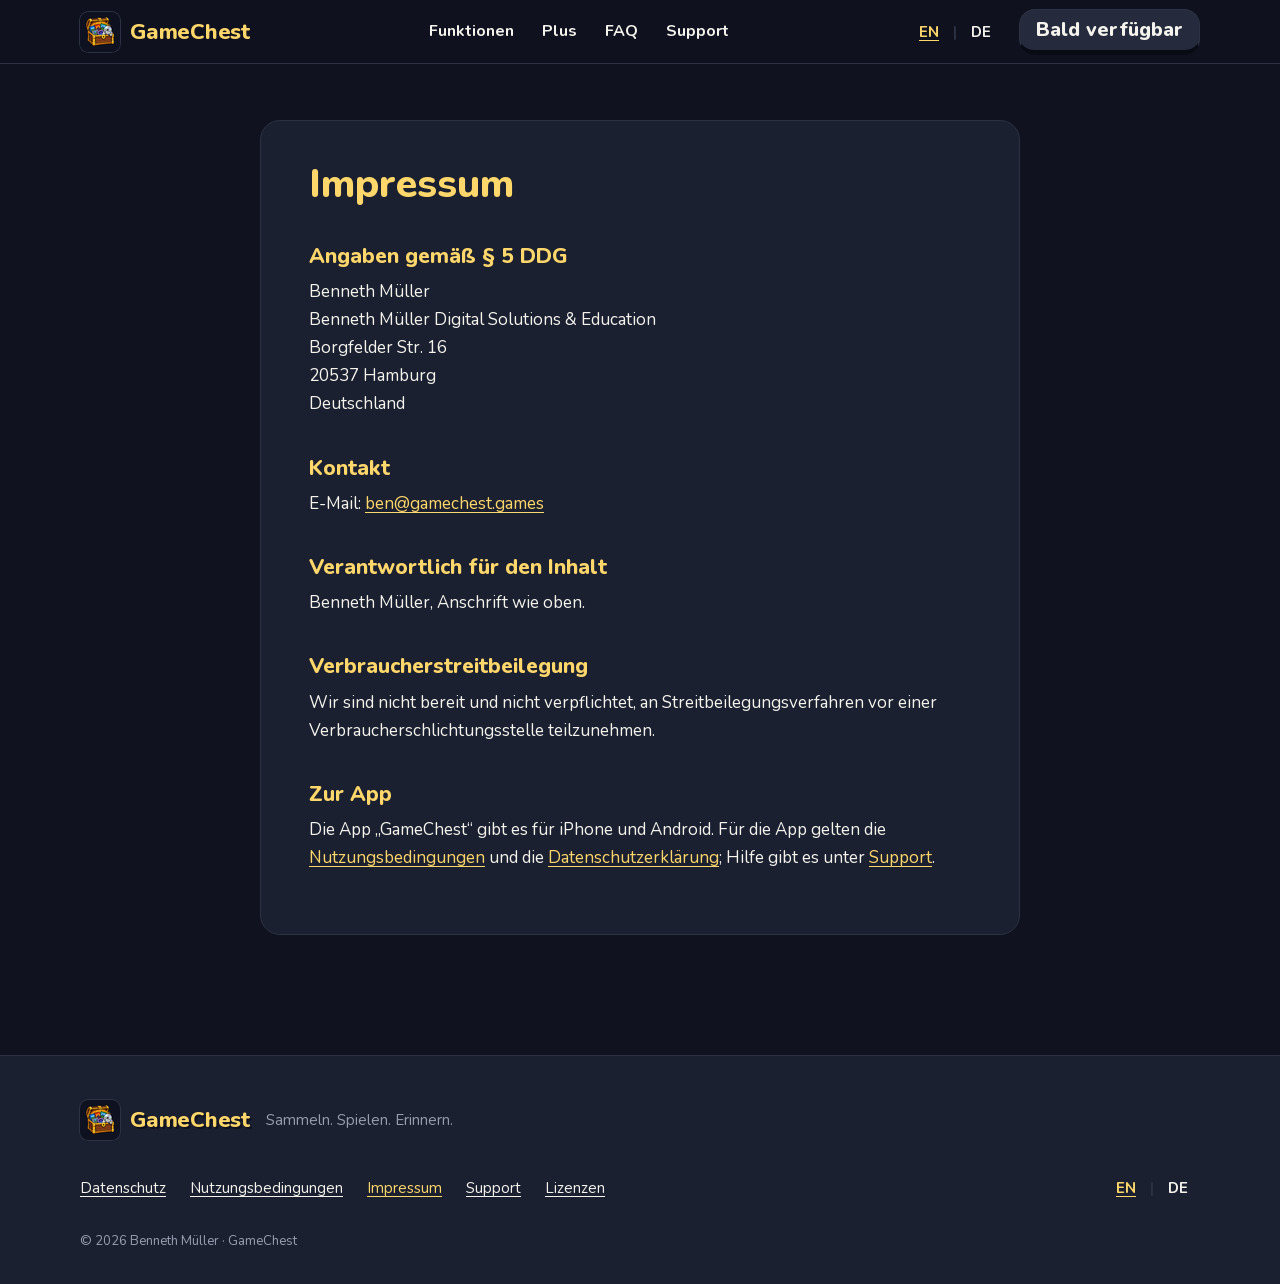
<file: de/imprint/index.html>
<!DOCTYPE html><html lang="de" class="nunito_c81cbedf-module__F6FspG__variable silkscreen_12bf01c6-module__xPTk9W__variable"><head><meta charSet="utf-8"/><meta name="viewport" content="width=device-width, initial-scale=1"/><link rel="preload" href="/_next/static/media/07454f8ad8aaac57-s.p.2kjei9psvcorz.woff2" as="font" crossorigin="" type="font/woff2"/><link rel="preload" href="/_next/static/media/37f34e4fcce0f2d4-s.p.3dosikwwiz7p4.woff2" as="font" crossorigin="" type="font/woff2"/><style data-precedence="next" data-href="/_next/static/chunks/3dg75ylnrq6or.css /_next/static/chunks/3zf7xnrm5pclq.css /_next/static/chunks/2_lk15ii64j9c.css">@font-face{font-family:Nunito;font-style:normal;font-weight:200 1000;font-display:swap;src:url(/_next/static/media/224e262ef877bfa4-s.1zkvd_innyig_.woff2)format("woff2");unicode-range:U+460-52F,U+1C80-1C8A,U+20B4,U+2DE0-2DFF,U+A640-A69F,U+FE2E-FE2F}@font-face{font-family:Nunito;font-style:normal;font-weight:200 1000;font-display:swap;src:url(/_next/static/media/7f11d98043fdedc9-s.2c8-7nzo1jf9r.woff2)format("woff2");unicode-range:U+301,U+400-45F,U+490-491,U+4B0-4B1,U+2116}@font-face{font-family:Nunito;font-style:normal;font-weight:200 1000;font-display:swap;src:url(/_next/static/media/e6d00ff86ef9e699-s.1vcas2uk12q5a.woff2)format("woff2");unicode-range:U+102-103,U+110-111,U+128-129,U+168-169,U+1A0-1A1,U+1AF-1B0,U+300-301,U+303-304,U+308-309,U+323,U+329,U+1EA0-1EF9,U+20AB}@font-face{font-family:Nunito;font-style:normal;font-weight:200 1000;font-display:swap;src:url(/_next/static/media/d8cb5ab3660140cd-s.2demiz2t05dx4.woff2)format("woff2");unicode-range:U+100-2BA,U+2BD-2C5,U+2C7-2CC,U+2CE-2D7,U+2DD-2FF,U+304,U+308,U+329,U+1D00-1DBF,U+1E00-1E9F,U+1EF2-1EFF,U+2020,U+20A0-20AB,U+20AD-20C0,U+2113,U+2C60-2C7F,U+A720-A7FF}@font-face{font-family:Nunito;font-style:normal;font-weight:200 1000;font-display:swap;src:url(/_next/static/media/07454f8ad8aaac57-s.p.2kjei9psvcorz.woff2)format("woff2");unicode-range:U+??,U+131,U+152-153,U+2BB-2BC,U+2C6,U+2DA,U+2DC,U+304,U+308,U+329,U+2000-206F,U+20AC,U+2122,U+2191,U+2193,U+2212,U+2215,U+FEFF,U+FFFD}@font-face{font-family:Nunito Fallback;src:local(Arial);ascent-override:99.71%;descent-override:34.82%;line-gap-override:0.0%;size-adjust:101.39%}.nunito_c81cbedf-module__F6FspG__className{font-family:Nunito,Nunito Fallback;font-style:normal}.nunito_c81cbedf-module__F6FspG__variable{--font-nunito:"Nunito", "Nunito Fallback"}
@font-face{font-family:Silkscreen;font-style:normal;font-weight:400;font-display:swap;src:url(/_next/static/media/26e9340776e0c8e8-s.3-pcjiz3ygyf8.woff2)format("woff2");unicode-range:U+100-2BA,U+2BD-2C5,U+2C7-2CC,U+2CE-2D7,U+2DD-2FF,U+304,U+308,U+329,U+1D00-1DBF,U+1E00-1E9F,U+1EF2-1EFF,U+2020,U+20A0-20AB,U+20AD-20C0,U+2113,U+2C60-2C7F,U+A720-A7FF}@font-face{font-family:Silkscreen;font-style:normal;font-weight:400;font-display:swap;src:url(/_next/static/media/37f34e4fcce0f2d4-s.p.3dosikwwiz7p4.woff2)format("woff2");unicode-range:U+??,U+131,U+152-153,U+2BB-2BC,U+2C6,U+2DA,U+2DC,U+304,U+308,U+329,U+2000-206F,U+20AC,U+2122,U+2191,U+2193,U+2212,U+2215,U+FEFF,U+FFFD}@font-face{font-family:Silkscreen Fallback;src:local(Arial);ascent-override:68.84%;descent-override:16.71%;line-gap-override:0.0%;size-adjust:149.62%}.silkscreen_12bf01c6-module__xPTk9W__className{font-family:Silkscreen,Silkscreen Fallback;font-style:normal;font-weight:400}.silkscreen_12bf01c6-module__xPTk9W__variable{--font-silkscreen:"Silkscreen", "Silkscreen Fallback"}
.legal-prose{max-width:68ch;color:var(--legal-ink);overflow-wrap:break-word;font-size:1.0625rem;line-height:1.65}.legal-prose h2{color:var(--legal-accent);margin:2.25rem 0 .5rem;scroll-margin-top:88px;font-size:1.3125rem;line-height:1.3}.legal-prose h3{color:var(--legal-accent-2);margin:1.5rem 0 .375rem;font-size:1.125rem;line-height:1.35}.legal-prose p,.legal-prose ul,.legal-prose ol{margin:0 0 .875rem}.legal-prose ul,.legal-prose ol{padding-left:1.375rem}.legal-prose li{margin:.25rem 0}.legal-meta{color:var(--legal-muted);margin:0 0 1.25rem;font-size:.9375rem}.legal-note{border-left:4px solid var(--legal-note);background:var(--legal-note-bg);border-radius:8px;margin:0 0 1.5rem;padding:.75rem 1rem;font-size:.9375rem}.legal-note p{margin:0}.legal-ph{background:var(--legal-ph-bg);color:var(--legal-accent);-webkit-hyphens:manual;hyphens:manual;-webkit-box-decoration-break:clone;box-decoration-break:clone;border-radius:4px;padding:0 .25rem;font-weight:700}.legal-address{font-style:normal}.legal-toc{background:var(--legal-surface);border:1px solid var(--legal-border);border-radius:14px;margin:0 0 1.5rem;padding:.875rem 1.25rem}.legal-toc-title{margin:0 0 .25rem;font-weight:700}.legal-toc ul{margin:0;padding:0;list-style:none}.legal-toc a{padding:.25rem 0;display:inline-block}.legal-table-wrap{margin:.625rem 0 1rem}.legal-table{border-collapse:collapse;width:100%;font-size:.9375rem}.legal-table th,.legal-table td{text-align:left;vertical-align:top;border-bottom:1px solid var(--legal-border);padding:.5rem}.legal-table th{color:var(--legal-accent-2);font-weight:700}@media (max-width:559.98px){.legal-table thead{clip-path:inset(50%);width:1px;height:1px;position:absolute;overflow:hidden}.legal-table,.legal-table tbody,.legal-table tr,.legal-table td{width:100%;display:block}.legal-table tr{border-bottom:1px solid var(--legal-border);padding:.5rem 0}.legal-table td{border:0;padding:.1875rem 0}.legal-table td:before{content:attr(data-label);color:var(--legal-accent-2);font-size:.8125rem;font-weight:700;display:block}}
:root{--lightningcss-light: ;--lightningcss-dark:initial;color-scheme:dark;--g-bg:#10131f;--g-panel:#1b2030;--g-elevated:#252b3d;--g-border:#2c3243;--g-ink:#f4f3ee;--g-muted:#989daf;--g-gold:#ffd76a;--g-amber:#ffcd68;--g-gold-sel:#44391f;--g-mint:#c4f280;--g-btn-edge:#ffe4af;--g-btn-text:#342419;--g-btn-shadow:#805337;--g-glow-in:#ffd76a55;--g-glow-out:#ffd76a00;--font-body:var(--font-nunito), system-ui, -apple-system, "Segoe UI", Roboto, Arial, sans-serif;--font-label:var(--font-silkscreen), ui-monospace, monospace;--font-display:var(--font-nunito), system-ui, -apple-system, "Segoe UI", Roboto, Arial, sans-serif;--g-deep:#080b13;--g-card-edge:#5f5130;--g-coin-edge:#9e6b19;--g-light-edge:#fff0b5;--container:1120px;--gutter:16px;--header-h:64px;--section-gap:96px;--radius-card:20px;--bevel:10px;--legal-ink:var(--g-ink);--legal-muted:var(--g-muted);--legal-accent:var(--g-gold);--legal-accent-2:var(--g-amber);--legal-surface:var(--g-elevated);--legal-border:var(--g-border);--legal-note:var(--g-mint);--legal-note-bg:#c4f28014;--legal-ph-bg:#ffd76a29}@media (min-width:481px){:root{--gutter:24px}}@media (min-width:768px){:root{--section-gap:120px}}@media (min-width:1025px){:root{--gutter:32px}}*,:before,:after{box-sizing:border-box}html{-moz-text-size-adjust:100%;text-size-adjust:100%;scroll-padding-top:calc(var(--header-h) + 16px)}@media (prefers-reduced-motion:no-preference){html{scroll-behavior:smooth}}body{background:var(--g-bg);color:var(--g-ink);font-family:var(--font-body);overflow-wrap:break-word;margin:0;font-size:1.0625rem;line-height:1.6}@media (min-width:768px){body{font-size:1.125rem}}img,picture,svg{max-width:100%;display:block}img{height:auto}h1,h2,h3{text-wrap:balance;margin:0;font-weight:800}p{text-wrap:pretty;margin:0}a{color:var(--g-gold);text-underline-offset:3px;text-decoration-thickness:1px}a:hover{text-decoration-thickness:2px}:focus-visible{outline:3px solid var(--g-mint);outline-offset:3px;border-radius:4px}.container{width:100%;max-width:calc(var(--container) + 2 * var(--gutter));padding-inline:var(--gutter);margin-inline:auto}.visually-hidden{clip-path:inset(50%);white-space:nowrap;border:0;width:1px;height:1px;margin:-1px;padding:0;overflow:hidden;position:absolute!important}.skip-link{z-index:100;background:var(--g-amber);color:var(--g-btn-text);font-family:var(--font-display);border:2px solid var(--g-btn-edge);border-bottom:5px solid var(--g-btn-shadow);border-radius:16px;padding:12px 16px;font-size:1.25rem;font-weight:800;text-decoration:none;position:absolute;top:-100px;left:12px}.skip-link:focus{top:12px}.pixel{image-rendering:pixelated}.eyebrow{font-family:var(--font-label);letter-spacing:.12em;text-transform:uppercase;color:var(--g-gold);margin:0 0 12px;font-size:.6875rem;line-height:1.4;display:inline-block}@media (min-width:768px){.eyebrow{font-size:.75rem}}.h2{font-family:var(--font-display);color:var(--g-gold);font-size:2rem;font-weight:800;line-height:1.15}.h2:after{content:"";background:var(--g-gold);width:48px;height:4px;margin-top:16px;display:block}.h2.center:after{margin-inline:auto}@media (min-width:768px){.h2{font-size:2.625rem;line-height:1.1}}.h3{font-family:var(--font-display);color:var(--g-ink);font-size:1.375rem;font-weight:800;line-height:1.3}@media (min-width:768px){.h3{font-size:1.5rem}}.muted{color:var(--g-muted);font-size:.9375rem;line-height:1.55}@media (min-width:768px){.muted{font-size:1rem}}.btn{min-height:54px;font:inherit;font-family:var(--font-display);text-align:center;border-radius:16px;justify-content:center;align-items:center;gap:8px;padding:12px 22px;font-size:1.25rem;font-weight:800;line-height:1.2;text-decoration:none;transition:transform .12s cubic-bezier(.33,1,.68,1),border-bottom-width .12s cubic-bezier(.33,1,.68,1);display:inline-flex}.btn-secondary{background:var(--g-elevated);color:var(--g-ink);border:1.4px solid var(--g-border);border-bottom:5px solid var(--g-deep)}a.btn-secondary:hover{border-color:var(--g-gold);border-bottom-color:var(--g-deep)}.btn-primary{background:var(--g-amber);color:var(--g-btn-text);border:2px solid var(--g-btn-edge);border-bottom:5px solid var(--g-btn-shadow);box-shadow:inset 0 1px #ffffff38}a.btn-primary:hover{filter:brightness(1.04)}a.btn-primary:active,a.btn-secondary:active{border-bottom-width:1.5px;transition-duration:80ms;transform:translateY(3.5px)}@media (prefers-reduced-motion:reduce){.btn{transition:none}}.coin{z-index:1;background:var(--g-gold);border-bottom:3px solid var(--g-coin-edge);width:32px;height:32px;color:var(--g-bg);font-family:var(--font-body);border-radius:35%;flex:none;justify-content:center;align-items:center;font-size:.875rem;font-weight:800;line-height:1;display:inline-flex;position:relative}.coin--done{color:#0000}.coin--done:after{content:"";border:solid var(--g-bg);border-width:0 3px 3px 0;width:6px;height:11px;position:absolute;transform:translateY(-2px)rotate(45deg)}.coin--current{outline:2px solid var(--g-light-edge);outline-offset:-2px}@media (min-width:768px){.coin{width:36px;height:36px;font-size:.9375rem}}.rail{z-index:0;background:var(--g-elevated);border-bottom:2px solid var(--g-deep);pointer-events:none;border-radius:3px;height:6px;position:absolute}.rail--gold{background:var(--g-gold)}.prose a{text-decoration:underline}
.not-found-module__Qxt1xq__main{max-width:calc(640px + 2 * var(--gutter));padding:64px var(--gutter);flex-direction:column;gap:40px;margin:0 auto;display:flex}.not-found-module__Qxt1xq__mark{width:64px;height:64px}.not-found-module__Qxt1xq__block{flex-direction:column;align-items:flex-start;gap:12px;display:flex}.not-found-module__Qxt1xq__block+.not-found-module__Qxt1xq__block{border-top:1px solid var(--g-border);padding-top:40px}.not-found-module__Qxt1xq__title{color:var(--g-gold);font-size:2rem;line-height:1.15}
.BrandMark-module__Vly-dW__mark{align-items:center;gap:10px;min-width:0;display:inline-flex}.BrandMark-module__Vly-dW__icon{box-shadow:0 0 0 1px var(--g-border);border-radius:22%;flex:none}.BrandMark-module__Vly-dW__name{font-family:var(--font-display);color:var(--g-gold);letter-spacing:-.01em;white-space:nowrap;text-shadow:2px 2px 0 var(--g-bg);font-weight:800;line-height:1}.BrandMark-module__Vly-dW__sm .BrandMark-module__Vly-dW__icon{width:40px;height:40px}.BrandMark-module__Vly-dW__sm .BrandMark-module__Vly-dW__name{font-size:1.375rem}.BrandMark-module__Vly-dW__lg{gap:16px}.BrandMark-module__Vly-dW__lg .BrandMark-module__Vly-dW__icon{width:88px;height:88px}.BrandMark-module__Vly-dW__lg .BrandMark-module__Vly-dW__name{font-size:clamp(2.25rem,11vw,4rem)}@media (min-width:1024px){.BrandMark-module__Vly-dW__lg .BrandMark-module__Vly-dW__icon{width:128px;height:128px}}
.LangSwitch-module__xMFtda__switch{align-items:center;gap:2px;font-size:.9375rem;font-weight:700;display:flex}.LangSwitch-module__xMFtda__current,.LangSwitch-module__xMFtda__link{justify-content:center;align-items:center;min-width:44px;min-height:48px;padding:0 8px;display:inline-flex}.LangSwitch-module__xMFtda__current{color:var(--g-ink)}.LangSwitch-module__xMFtda__link{color:var(--g-gold);text-underline-offset:3px;text-decoration:underline}.LangSwitch-module__xMFtda__sep{color:var(--g-border)}
.Footer-module__IpM4KW__footer{background:var(--g-panel);border-top:1px solid var(--g-border);margin-top:var(--section-gap);padding:40px 0 32px}.Footer-module__IpM4KW__inner{flex-direction:column;gap:20px;display:flex}.Footer-module__IpM4KW__brandRow{flex-wrap:wrap;align-items:center;gap:8px 16px;display:flex}.Footer-module__IpM4KW__brand{align-items:center;min-height:48px;text-decoration:none;display:inline-flex}.Footer-module__IpM4KW__tagline{color:var(--g-muted);font-size:.9375rem}.Footer-module__IpM4KW__linkRow{flex-wrap:wrap;justify-content:space-between;align-items:center;gap:8px 24px;display:flex}.Footer-module__IpM4KW__links{flex-wrap:wrap;gap:0 4px;margin:0;padding:0;list-style:none;display:flex}.Footer-module__IpM4KW__links a{min-height:48px;color:var(--g-ink);text-underline-offset:3px;align-items:center;margin-left:-10px;margin-right:10px;padding:0 10px;font-size:.9375rem;display:inline-flex}.Footer-module__IpM4KW__links a:hover,.Footer-module__IpM4KW__links a[aria-current=page]{color:var(--g-gold)}.Footer-module__IpM4KW__small{color:var(--g-muted);flex-direction:column;gap:4px;font-size:.8125rem;line-height:1.5;display:flex}
.Header-module__NAGPiW__header{z-index:50;height:var(--header-h);background:var(--g-bg);border-bottom:1px solid var(--g-border);position:sticky;top:0}@supports ((-webkit-backdrop-filter:blur(8px)) or (backdrop-filter:blur(8px))){.Header-module__NAGPiW__header{-webkit-backdrop-filter:blur(8px);backdrop-filter:blur(8px);background:#10131feb}}.Header-module__NAGPiW__inner{justify-content:space-between;align-items:center;gap:16px;height:100%;display:flex}.Header-module__NAGPiW__brand{flex:none;align-items:center;min-height:48px;text-decoration:none;display:inline-flex}.Header-module__NAGPiW__nav{display:none}.Header-module__NAGPiW__end{align-items:center;gap:16px;display:flex}.Header-module__NAGPiW__cta{display:none}@media (min-width:768px){.Header-module__NAGPiW__nav{gap:4px;margin-inline:auto;display:flex}.Header-module__NAGPiW__nav a{min-height:48px;color:var(--g-ink);align-items:center;padding:0 12px;font-size:1rem;font-weight:700;text-decoration:none;display:inline-flex}.Header-module__NAGPiW__nav a:hover,.Header-module__NAGPiW__nav a[aria-current=page]{color:var(--g-gold)}}@media (min-width:1024px){.Header-module__NAGPiW__cta{display:block}}
.PhoneFrame-module__8nVjmW__stage{width:100%;max-width:320px;margin-inline:auto;padding:24px 0 28px;position:relative}.PhoneFrame-module__8nVjmW__stage:before{content:"";pointer-events:none;background:radial-gradient(70% 60% at 50% 35%,#ffd76a2e,#ffd76a00 70%);position:absolute;inset:-8% -18% 0}.PhoneFrame-module__8nVjmW__stage:after{content:"";filter:blur(5px);pointer-events:none;background:#0000008c;border-radius:50%;width:62%;height:14px;position:absolute;bottom:4px;left:19%}.PhoneFrame-module__8nVjmW__frame{background:var(--g-bg);border:3px solid var(--g-gold);border-radius:28px;width:100%;padding:6px;position:relative;box-shadow:0 6px #9e6b19,0 24px 60px -30px #000}.PhoneFrame-module__8nVjmW__img{aspect-ratio:1320/2868;background:var(--g-panel);border-radius:19px;width:100%;height:auto;box-shadow:inset 0 0 0 1px #ffffff0a}.PhoneFrame-module__8nVjmW__cropStage:before{inset:-8% -6% 0}.PhoneFrame-module__8nVjmW__crop{height:300px;overflow:hidden}.PhoneFrame-module__8nVjmW__crop picture{height:100%}.PhoneFrame-module__8nVjmW__crop .PhoneFrame-module__8nVjmW__img{aspect-ratio:auto;object-fit:cover;object-position:top;height:100%}@media (min-width:1024px){.PhoneFrame-module__8nVjmW__crop{height:360px}}@media (prefers-reduced-motion:no-preference){.PhoneFrame-module__8nVjmW__float{animation:6s ease-in-out infinite PhoneFrame-module__8nVjmW__float}}@keyframes PhoneFrame-module__8nVjmW__float{0%,to{transform:translateY(0)}50%{transform:translateY(-6px)}}
.Feature-module__i2wIta__feature{counter-increment:feature;align-items:center;gap:40px;display:grid}.Feature-module__i2wIta__feature+.Feature-module__i2wIta__feature{margin-top:var(--section-gap)}.Feature-module__i2wIta__eyebrow:before{content:counter(feature, decimal-leading-zero) " · "}.Feature-module__i2wIta__text{max-width:56ch}.Feature-module__i2wIta__body{flex-direction:column;gap:16px;margin-top:24px;display:flex}.Feature-module__i2wIta__list{flex-direction:column;gap:12px;margin:0;padding:0;list-style:none;display:flex}.Feature-module__i2wIta__list li{align-items:flex-start;gap:12px;display:flex}.Feature-module__i2wIta__icon{color:var(--g-gold);flex:none;margin-top:2px}.Feature-module__i2wIta__media{justify-content:center;display:flex;overflow-x:clip}@media (min-width:768px){.Feature-module__i2wIta__feature{grid-template-columns:7fr 5fr;gap:48px}.Feature-module__i2wIta__feature:nth-of-type(2n) .Feature-module__i2wIta__text{order:2}.Feature-module__i2wIta__feature:nth-of-type(2n) .Feature-module__i2wIta__media{order:1}.Feature-module__i2wIta__feature:nth-of-type(2n) .Feature-module__i2wIta__stage:before{background:radial-gradient(70% 60% at 40% 35%,#ffd76a2e,#ffd76a00 70%)}}
.Faq-module__MGuq4G__list{flex-direction:column;gap:12px;display:flex}.Faq-module__MGuq4G__item{background:var(--g-panel);border:1px solid var(--g-border);border-radius:16px}.Faq-module__MGuq4G__item[open]{border-color:var(--g-gold-sel)}.Faq-module__MGuq4G__summary{cursor:pointer;border-radius:16px;justify-content:space-between;align-items:center;gap:16px;min-height:56px;padding:14px 18px;list-style:none;display:flex}.Faq-module__MGuq4G__summary::-webkit-details-marker{display:none}.Faq-module__MGuq4G__summary:hover .Faq-module__MGuq4G__q{color:var(--g-gold)}.Faq-module__MGuq4G__q{font-size:1.0625rem;font-weight:700;line-height:1.35}.Faq-module__MGuq4G__marker{flex:none;width:16px;height:16px;position:relative}.Faq-module__MGuq4G__marker:before,.Faq-module__MGuq4G__marker:after{content:"";background:var(--g-gold);width:16px;height:2px;position:absolute;top:7px;left:0}.Faq-module__MGuq4G__marker:after{transform:rotate(90deg)}.Faq-module__MGuq4G__item[open] .Faq-module__MGuq4G__marker:after{transform:none}.Faq-module__MGuq4G__a{color:var(--g-ink);padding:0 18px 18px}@media (min-width:768px){.Faq-module__MGuq4G__q{font-size:1.125rem}}
.PlusPanel-module__cxTOQW__section{margin-top:var(--section-gap)}.PlusPanel-module__cxTOQW__outer{--bev:16px;background:var(--g-gold);clip-path:polygon(var(--bev) 0, calc(100% - var(--bev)) 0, 100% var(--bev), 100% calc(100% - var(--bev)), calc(100% - var(--bev)) 100%, var(--bev) 100%, 0 calc(100% - var(--bev)), 0 var(--bev));padding:2px}.PlusPanel-module__cxTOQW__card{--bev-in:15.2px;background:var(--g-panel);clip-path:polygon(var(--bev-in) 0, calc(100% - var(--bev-in)) 0, 100% var(--bev-in), 100% calc(100% - var(--bev-in)), calc(100% - var(--bev-in)) 100%, var(--bev-in) 100%, 0 calc(100% - var(--bev-in)), 0 var(--bev-in));gap:32px;padding:32px 20px;display:grid}.PlusPanel-module__cxTOQW__chest{background:radial-gradient(closest-side, var(--g-glow-in), var(--g-glow-out));justify-content:center;align-items:center;display:flex}.PlusPanel-module__cxTOQW__chestImg{width:192px;height:auto}.PlusPanel-module__cxTOQW__text{flex-direction:column;gap:16px;min-width:0;display:flex}.PlusPanel-module__cxTOQW__text>.h2{margin-bottom:8px}.PlusPanel-module__cxTOQW__lead{font-size:1.0625rem}.PlusPanel-module__cxTOQW__list{flex-direction:column;gap:6px;margin:0;padding-left:1.25rem;display:flex}.PlusPanel-module__cxTOQW__list li::marker{color:var(--g-gold)}.PlusPanel-module__cxTOQW__honest{background:var(--g-elevated);border-radius:14px;padding:16px 18px;font-size:1rem}.PlusPanel-module__cxTOQW__honest strong{color:var(--g-gold)}.PlusPanel-module__cxTOQW__price{font-size:1rem;font-weight:700}.PlusPanel-module__cxTOQW__fine{color:var(--g-muted);font-size:.8125rem;line-height:1.55}.PlusPanel-module__cxTOQW__fine a{color:var(--g-gold)}.PlusPanel-module__cxTOQW__shot{justify-content:center;display:flex;overflow-x:clip}.PlusPanel-module__cxTOQW__frame{max-width:260px}@media (min-width:768px){.PlusPanel-module__cxTOQW__card{grid-template-columns:minmax(0,1fr) 260px;grid-template-areas:"chest shot""text shot";padding:40px}.PlusPanel-module__cxTOQW__chest{background:radial-gradient(closest-side, var(--g-glow-in), var(--g-glow-out));grid-area:chest;justify-content:flex-start}.PlusPanel-module__cxTOQW__chestImg{width:200px}.PlusPanel-module__cxTOQW__text{grid-area:text}.PlusPanel-module__cxTOQW__shot{grid-area:shot;align-items:flex-start}}@media (min-width:1024px){.PlusPanel-module__cxTOQW__card{grid-template-columns:220px minmax(0,1fr) 260px;grid-template-areas:"chest text shot";align-items:start;gap:40px}.PlusPanel-module__cxTOQW__chest{background:radial-gradient(closest-side, var(--g-glow-in), var(--g-glow-out));justify-content:center;padding-top:24px}}
.Preview-module__s_3grq__section{margin-top:var(--section-gap)}.Preview-module__s_3grq__lead{margin-top:16px}.Preview-module__s_3grq__strip{margin:32px calc(-1 * var(--gutter)) 0;padding:0 var(--gutter) 8px;overscroll-behavior-x:contain;scroll-snap-type:x mandatory;scroll-padding-inline:var(--gutter);scrollbar-width:thin;scrollbar-color:var(--g-border) transparent;gap:16px;list-style:none;display:flex;overflow-x:auto}.Preview-module__s_3grq__station{scroll-snap-align:start;flex-direction:column;flex:0 0 min(78vw,300px);min-width:0;display:flex;position:relative}.Preview-module__s_3grq__head{align-items:center;gap:12px;min-height:36px;display:flex}.Preview-module__s_3grq__head .Preview-module__s_3grq__label{z-index:1;font-family:var(--font-display);color:var(--g-gold);background:var(--g-bg);border-radius:4px;margin:0;padding:2px 8px;font-size:1.375rem;font-weight:800;line-height:1.2;position:relative}@media (min-width:768px){.Preview-module__s_3grq__head .Preview-module__s_3grq__label{font-size:1.5rem}}.Preview-module__s_3grq__frame{max-width:none;margin-top:12px}.Preview-module__s_3grq__text{margin-top:4px}.Preview-module__s_3grq__rail{display:none}@media (min-width:768px){.Preview-module__s_3grq__strip{grid-template-columns:repeat(2,minmax(0,1fr));gap:32px 24px;margin-inline:0;padding:0;display:grid;overflow:visible}.Preview-module__s_3grq__station{flex:none}}@media (min-width:1024px){.Preview-module__s_3grq__strip{grid-template-columns:repeat(4,minmax(0,1fr))}.Preview-module__s_3grq__rail{display:block;top:15px;left:18px;right:-24px}.Preview-module__s_3grq__station:last-child .Preview-module__s_3grq__rail{right:0}}
.PrivacyStrip-module__Abr37G__section{margin-top:var(--section-gap)}.PrivacyStrip-module__Abr37G__grid{grid-template-columns:repeat(2,minmax(0,1fr));gap:12px;margin:32px 0 0;padding:0;list-style:none;display:grid}.PrivacyStrip-module__Abr37G__card{background:var(--g-panel);border:1px solid var(--g-border);border-radius:var(--radius-card);flex-direction:column;gap:8px;padding:16px;display:flex}.PrivacyStrip-module__Abr37G__icon{color:var(--g-gold)}.PrivacyStrip-module__Abr37G__title{color:var(--g-ink);font-size:1.0625rem;font-weight:700;line-height:1.3}.PrivacyStrip-module__Abr37G__text{color:var(--g-muted);font-size:.9375rem;line-height:1.55}.PrivacyStrip-module__Abr37G__more{margin-top:24px}.PrivacyStrip-module__Abr37G__more a{align-items:center;min-height:48px;font-weight:700;display:inline-flex}@media (max-width:399.98px){.PrivacyStrip-module__Abr37G__grid{grid-template-columns:1fr}}@media (min-width:480px){.PrivacyStrip-module__Abr37G__grid{gap:16px}.PrivacyStrip-module__Abr37G__card{padding:24px}}@media (min-width:768px){.PrivacyStrip-module__Abr37G__grid{grid-template-columns:repeat(4,minmax(0,1fr))}.PrivacyStrip-module__Abr37G__title{font-size:1.25rem}}
.HomePage-module__ESCc_q__hero{background-image:radial-gradient(120% 80% at 32% -12%,#44391fe6 0%,#44391f00 62%),radial-gradient(#2c324359 1px,#0000 1.5px);background-position:0 0;background-size:auto,8px 8px;padding:40px 0 0;position:relative}.HomePage-module__ESCc_q__heroGrid{align-items:center;gap:40px;display:grid}.HomePage-module__ESCc_q__heroText{flex-direction:column;align-items:flex-start;min-width:0;display:flex}.HomePage-module__ESCc_q__brand{margin:8px 0 20px}.HomePage-module__ESCc_q__titleRow{align-items:flex-end;gap:12px;display:flex}.HomePage-module__ESCc_q__h1{font-family:var(--font-display);color:var(--g-gold);font-size:2.375rem;font-weight:800;line-height:1.05}.HomePage-module__ESCc_q__cat{flex:none}.HomePage-module__ESCc_q__cat img{width:64px;height:64px}.HomePage-module__ESCc_q__lead{max-width:60ch;margin-top:20px}.HomePage-module__ESCc_q__cta{flex-direction:column;align-items:flex-start;gap:12px;margin-top:28px;display:flex}.HomePage-module__ESCc_q__secondary{align-items:center;min-height:48px;font-weight:700;text-decoration:underline;display:inline-flex}.HomePage-module__ESCc_q__heroShot{justify-content:center;display:flex;overflow-x:clip}@media (min-width:768px){.HomePage-module__ESCc_q__hero{padding-top:64px}.HomePage-module__ESCc_q__h1{font-size:4.25rem;line-height:1.02}}@media (min-width:1024px){.HomePage-module__ESCc_q__heroGrid{grid-template-columns:6fr 6fr;gap:48px}.HomePage-module__ESCc_q__cat img{width:128px;height:128px}.HomePage-module__ESCc_q__heroFrame{width:auto;max-width:none}.HomePage-module__ESCc_q__heroFrame img{width:auto;height:640px}}.HomePage-module__ESCc_q__features{margin-top:var(--section-gap);counter-reset:feature}.HomePage-module__ESCc_q__faq{margin-top:var(--section-gap)}.HomePage-module__ESCc_q__faqList{max-width:840px;margin-top:32px}.HomePage-module__ESCc_q__closing{margin-top:96px}.HomePage-module__ESCc_q__closingCard{background:linear-gradient(160deg, var(--g-gold-sel) 0%, var(--g-panel) 42%, var(--g-elevated) 100%);border:2px solid var(--g-card-edge);box-shadow:0 5px 0 var(--g-deep);border-radius:24px;flex-direction:column;align-items:flex-start;gap:20px;padding:32px 24px;display:flex}.HomePage-module__ESCc_q__markWrap{background:radial-gradient(closest-side, var(--g-glow-in), var(--g-glow-out));flex:none;justify-content:center;align-items:center;width:96px;height:96px;display:flex}.HomePage-module__ESCc_q__mark{border-radius:22%;width:64px;height:64px}.HomePage-module__ESCc_q__closingText{flex-direction:column;gap:12px;display:flex}.HomePage-module__ESCc_q__closingTitle{font-family:var(--font-display);color:var(--g-gold);font-size:2rem;font-weight:800;line-height:1.15}.HomePage-module__ESCc_q__closingText>:last-child{margin-top:12px}@media (min-width:768px){.HomePage-module__ESCc_q__closingCard{flex-direction:row;align-items:center;gap:32px;padding:48px}.HomePage-module__ESCc_q__markWrap{width:144px;height:144px}.HomePage-module__ESCc_q__mark{width:96px;height:96px}.HomePage-module__ESCc_q__closingTitle{font-size:2.625rem}}
.LegalLayout-module__f35WTa__wrap{max-width:calc(760px + 2 * var(--gutter));padding-top:32px}.LegalLayout-module__f35WTa__card{background:var(--g-panel);border:1px solid var(--g-border);border-radius:var(--radius-card);max-width:none;padding:28px 18px 32px}.LegalLayout-module__f35WTa__card>:first-child{margin-top:0}.LegalLayout-module__f35WTa__h1{-webkit-hyphens:auto;hyphens:auto;color:var(--g-gold);margin:0 0 8px;font-size:1.75rem;line-height:1.15}.LegalLayout-module__f35WTa__h1+:not(p){margin-top:20px}@media (max-width:479.98px){.LegalLayout-module__f35WTa__card{-webkit-hyphens:auto;hyphens:auto}}@media (min-width:768px){.LegalLayout-module__f35WTa__wrap{padding-top:56px}.LegalLayout-module__f35WTa__card{padding:40px 48px 48px}.LegalLayout-module__f35WTa__h1{font-size:2.5rem}}
.StoreCta-module__rHBbvG__wrap{flex-direction:column;align-items:flex-start;gap:10px;display:flex}.StoreCta-module__rHBbvG__pill{cursor:default;-webkit-user-select:text;user-select:text;margin:0}.StoreCta-module__rHBbvG__compact .StoreCta-module__rHBbvG__pill{min-height:44px;padding:8px 16px}.StoreCta-module__rHBbvG__badge{border-radius:8px;padding:4px 0;display:inline-block}.StoreCta-module__rHBbvG__subline{color:var(--g-muted);font-size:.875rem}.StoreCta-module__rHBbvG__badges{flex-wrap:wrap;align-items:center;gap:12px;display:flex}.StoreCta-module__rHBbvG__pill{white-space:normal;text-align:left;max-width:100%}
</style><meta name="next-size-adjust" content=""/><meta name="theme-color" content="#10131F"/><meta name="color-scheme" content="dark"/><title>Impressum – GameChest</title><meta name="description" content="Anbieterkennzeichnung für GameChest und gamechest.games (§ 5 DDG)."/><link rel="manifest" href="/site.webmanifest"/><link rel="canonical" href="https://gamechest.games/de/imprint/"/><link rel="alternate" hrefLang="en" href="https://gamechest.games/imprint/"/><link rel="alternate" hrefLang="de" href="https://gamechest.games/de/imprint/"/><link rel="alternate" hrefLang="x-default" href="https://gamechest.games/imprint/"/><meta name="format-detection" content="telephone=no, address=no, email=no"/><meta property="og:title" content="Impressum – GameChest"/><meta property="og:description" content="Anbieterkennzeichnung für GameChest und gamechest.games (§ 5 DDG)."/><meta property="og:url" content="https://gamechest.games/de/imprint/"/><meta property="og:site_name" content="GameChest"/><meta property="og:locale" content="de_DE"/><meta property="og:image" content="https://gamechest.games/og/og-de.png"/><meta property="og:image:width" content="1200"/><meta property="og:image:height" content="630"/><meta property="og:image:alt" content="Sammeln. Spielen. Erinnern."/><meta property="og:locale:alternate" content="en_US"/><meta property="og:type" content="website"/><meta name="twitter:card" content="summary_large_image"/><meta name="twitter:title" content="Impressum – GameChest"/><meta name="twitter:description" content="Anbieterkennzeichnung für GameChest und gamechest.games (§ 5 DDG)."/><meta name="twitter:image" content="https://gamechest.games/og/og-de.png"/><meta name="twitter:image:alt" content="Sammeln. Spielen. Erinnern."/><link rel="icon" href="/favicon.ico" sizes="16x16 32x32 48x48"/><link rel="icon" href="/favicon-32.png" type="image/png" sizes="32x32"/><link rel="apple-touch-icon" href="/apple-touch-icon.png" sizes="180x180"/></head><body><div hidden=""><!--$--><!--/$--></div><a class="skip-link" href="#main">Zum Inhalt springen</a><header class="Header-module__NAGPiW__header"><div class="container Header-module__NAGPiW__inner"><a class="Header-module__NAGPiW__brand" href="/de/" aria-label="GameChest – Startseite"><span class="BrandMark-module__Vly-dW__mark BrandMark-module__Vly-dW__sm"><picture><source type="image/webp" srcSet="/img/pixel/app-icon-1024-40.4db40ab3.webp 1x, /img/pixel/app-icon-1024-80.a1fc885c.webp 2x" sizes="40px"/><img src="/img/pixel/app-icon-1024-40.9ede7d33.png" alt="" width="40" height="40" class="BrandMark-module__Vly-dW__icon" loading="eager" decoding="async"/></picture><span class="BrandMark-module__Vly-dW__name">GameChest</span></span></a><nav class="Header-module__NAGPiW__nav" aria-label="Hauptnavigation"><a href="/de/#features">Funktionen</a><a href="/de/#plus">Plus</a><a href="/de/#faq">FAQ</a><a href="/support.html#de">Support</a></nav><div class="Header-module__NAGPiW__end"><nav class="LangSwitch-module__xMFtda__switch" aria-label="Sprache"><a class="LangSwitch-module__xMFtda__link" href="/imprint/" hrefLang="en" lang="en"><span class="visually-hidden">English<!-- -->: </span>EN</a><span class="LangSwitch-module__xMFtda__sep" aria-hidden="true">|</span><span class="LangSwitch-module__xMFtda__current" aria-current="true" lang="de">DE</span></nav><div class="Header-module__NAGPiW__cta"><div class="StoreCta-module__rHBbvG__wrap StoreCta-module__rHBbvG__compact"><p class="btn btn-secondary StoreCta-module__rHBbvG__pill" role="status">Bald verfügbar</p></div></div></div></div></header><main id="main" tabindex="-1"><div class="container LegalLayout-module__f35WTa__wrap"><article class="legal-prose prose LegalLayout-module__f35WTa__card"><h1 class="LegalLayout-module__f35WTa__h1">Impressum</h1><section class="legal-section" aria-labelledby="angaben-h"><h2 id="angaben-h">Angaben gemäß § 5 DDG</h2><address class="legal-address">Benneth Müller<br/>Benneth Müller Digital Solutions &amp; Education<br/>Borgfelder Str. 16<br/>20537<!-- --> <!-- -->Hamburg<br/>Deutschland</address></section><section class="legal-section" aria-labelledby="kontakt-h"><h2 id="kontakt-h">Kontakt</h2><p>E-Mail: <a href="mailto:ben@gamechest.games">ben@gamechest.games</a></p></section><section class="legal-section" aria-labelledby="verantwortlich-h"><h2 id="verantwortlich-h">Verantwortlich für den Inhalt</h2><p>Benneth Müller<!-- -->, Anschrift wie oben.</p></section><section class="legal-section" aria-labelledby="streitbeilegung-h"><h2 id="streitbeilegung-h">Verbraucherstreitbeilegung</h2><p>Wir sind nicht bereit und nicht verpflichtet, an Streitbeilegungsverfahren vor einer Verbraucherschlichtungsstelle teilzunehmen.<!-- --> </p></section><section class="legal-section" aria-labelledby="app-h"><h2 id="app-h">Zur App</h2><p>Die App „GameChest“ gibt es für iPhone und Android. Für die App gelten die<!-- --> <a href="/terms.html#de">Nutzungsbedingungen</a> und die<!-- --> <a href="/privacy.html#de">Datenschutzerklärung</a>; Hilfe gibt es unter<!-- --> <a href="/support.html#de">Support</a>.</p></section></article></div></main><footer class="Footer-module__IpM4KW__footer"><div class="container Footer-module__IpM4KW__inner"><div class="Footer-module__IpM4KW__brandRow"><a href="/de/" aria-label="GameChest – Startseite" class="Footer-module__IpM4KW__brand"><span class="BrandMark-module__Vly-dW__mark BrandMark-module__Vly-dW__sm"><picture><source type="image/webp" srcSet="/img/pixel/app-icon-1024-40.4db40ab3.webp 1x, /img/pixel/app-icon-1024-80.a1fc885c.webp 2x" sizes="40px"/><img src="/img/pixel/app-icon-1024-40.9ede7d33.png" alt="" width="40" height="40" class="BrandMark-module__Vly-dW__icon" loading="lazy" decoding="async"/></picture><span class="BrandMark-module__Vly-dW__name">GameChest</span></span></a><p class="Footer-module__IpM4KW__tagline">Sammeln. Spielen. Erinnern.</p></div><div class="Footer-module__IpM4KW__linkRow"><nav aria-label="Rechtliches und Support"><ul class="Footer-module__IpM4KW__links"><li><a href="/privacy.html#de">Datenschutz</a></li><li><a href="/terms.html#de">Nutzungsbedingungen</a></li><li><a href="/de/imprint/" aria-current="page">Impressum</a></li><li><a href="/support.html#de">Support</a></li><li><a href="/licenses/fonts.txt" type="text/plain">Lizenzen</a></li></ul></nav><nav class="LangSwitch-module__xMFtda__switch" aria-label="Sprache"><a class="LangSwitch-module__xMFtda__link" href="/imprint/" hrefLang="en" lang="en"><span class="visually-hidden">English<!-- -->: </span>EN</a><span class="LangSwitch-module__xMFtda__sep" aria-hidden="true">|</span><span class="LangSwitch-module__xMFtda__current" aria-current="true" lang="de">DE</span></nav></div><div class="Footer-module__IpM4KW__small"><p>© 2026 Benneth Müller · GameChest</p></div></div></footer><!--$--><!--/$--></body></html>
</file>
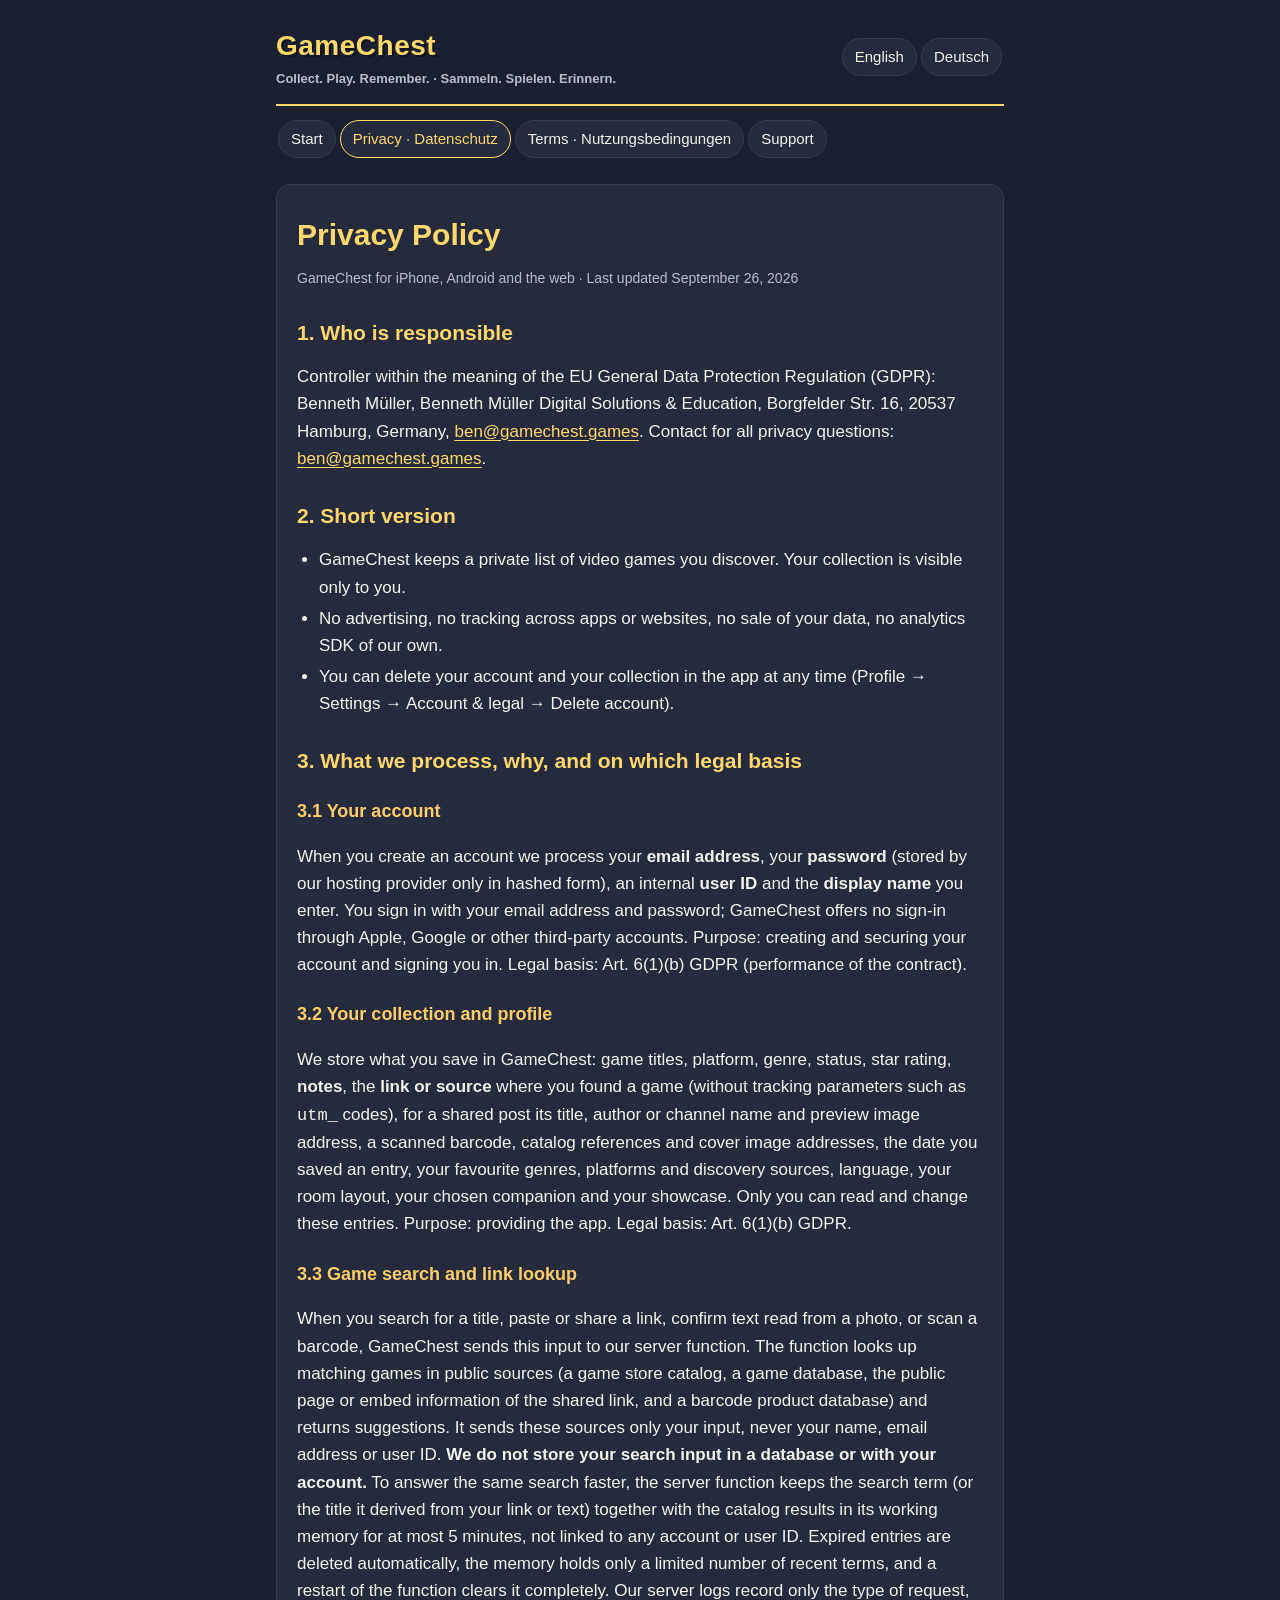
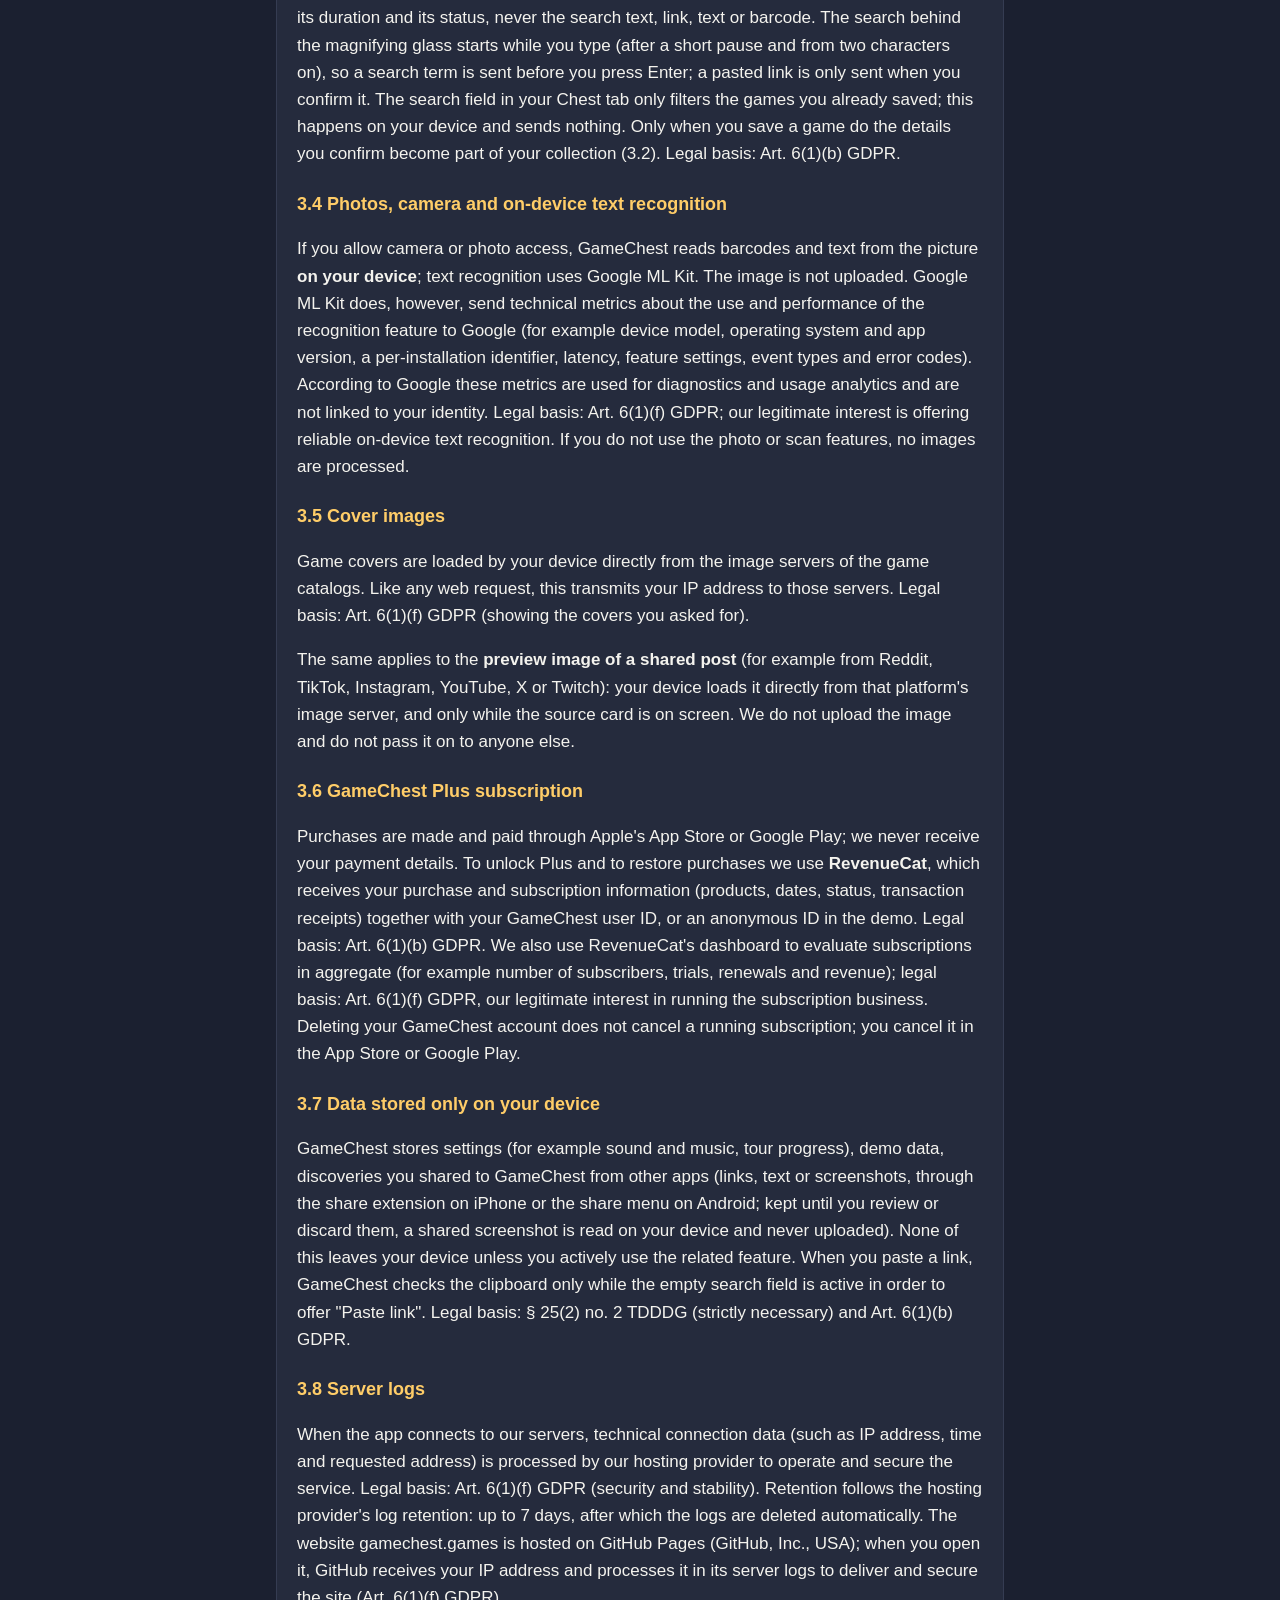
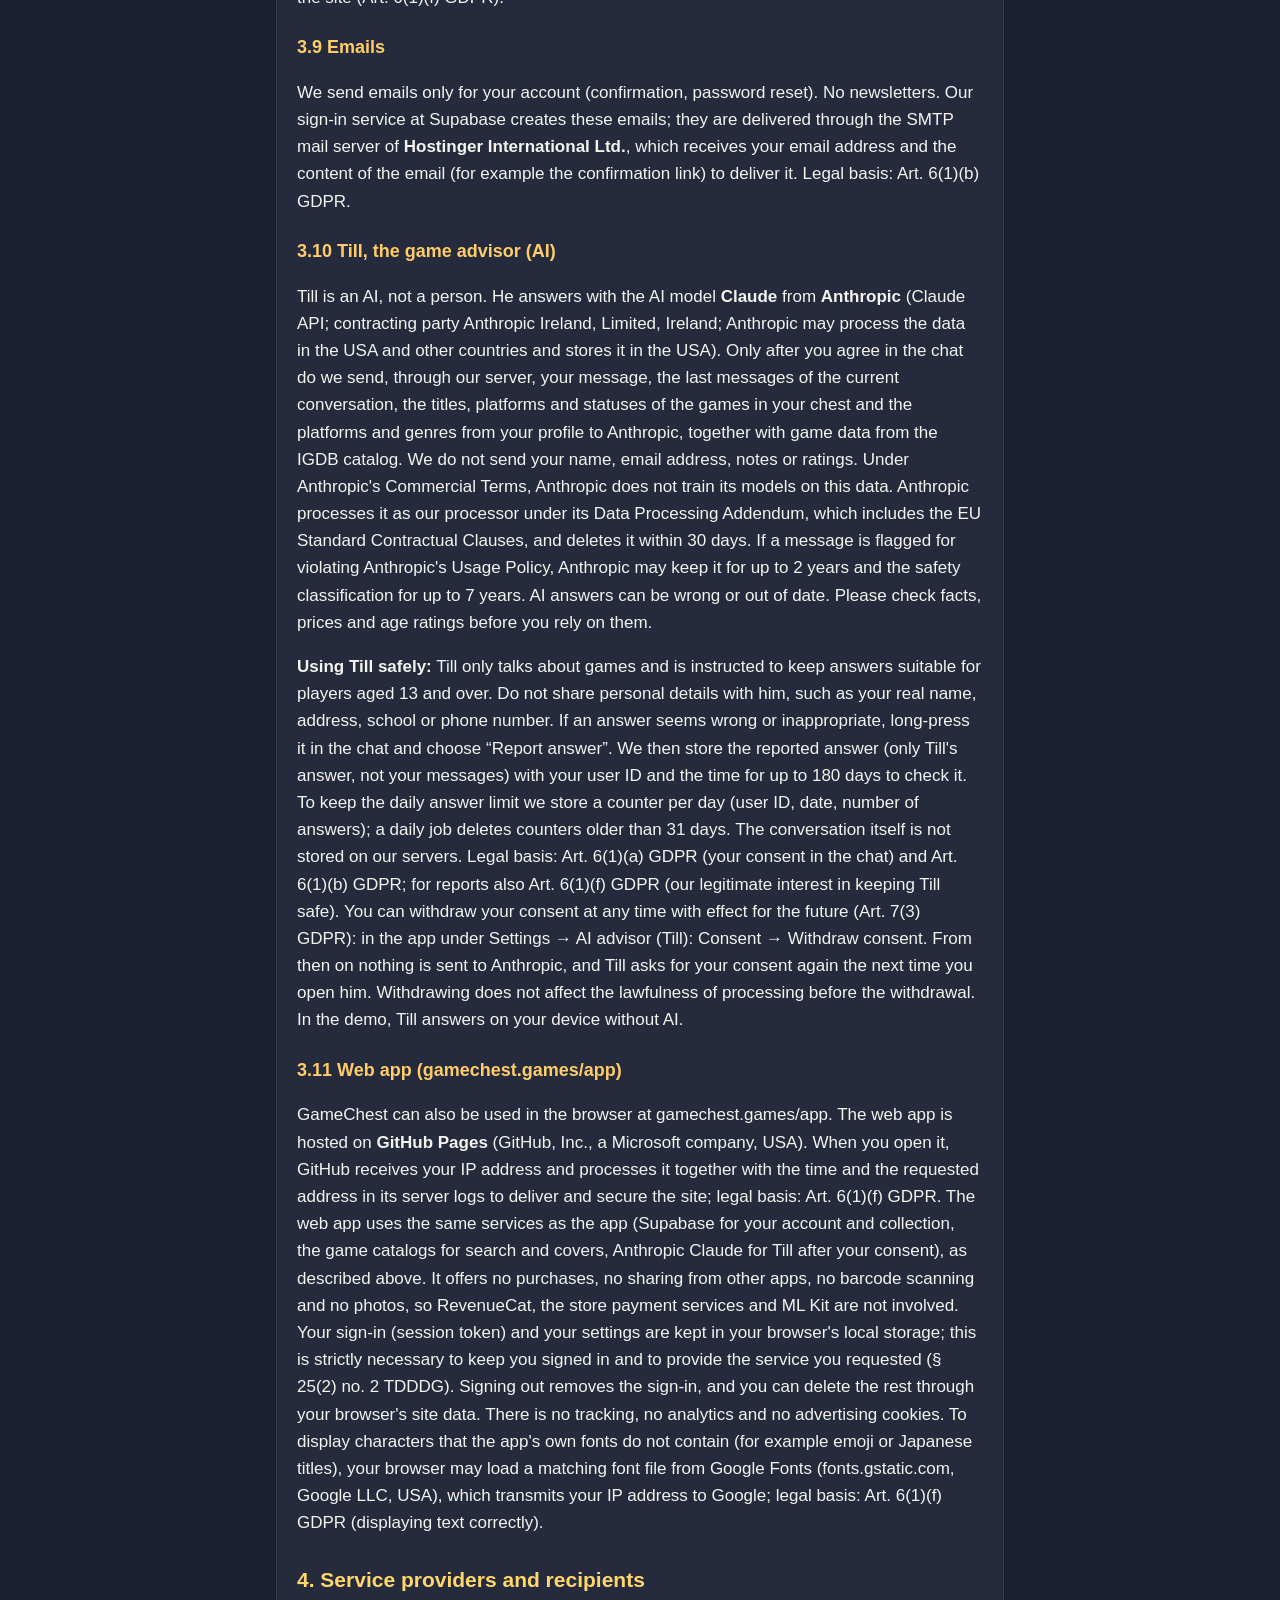
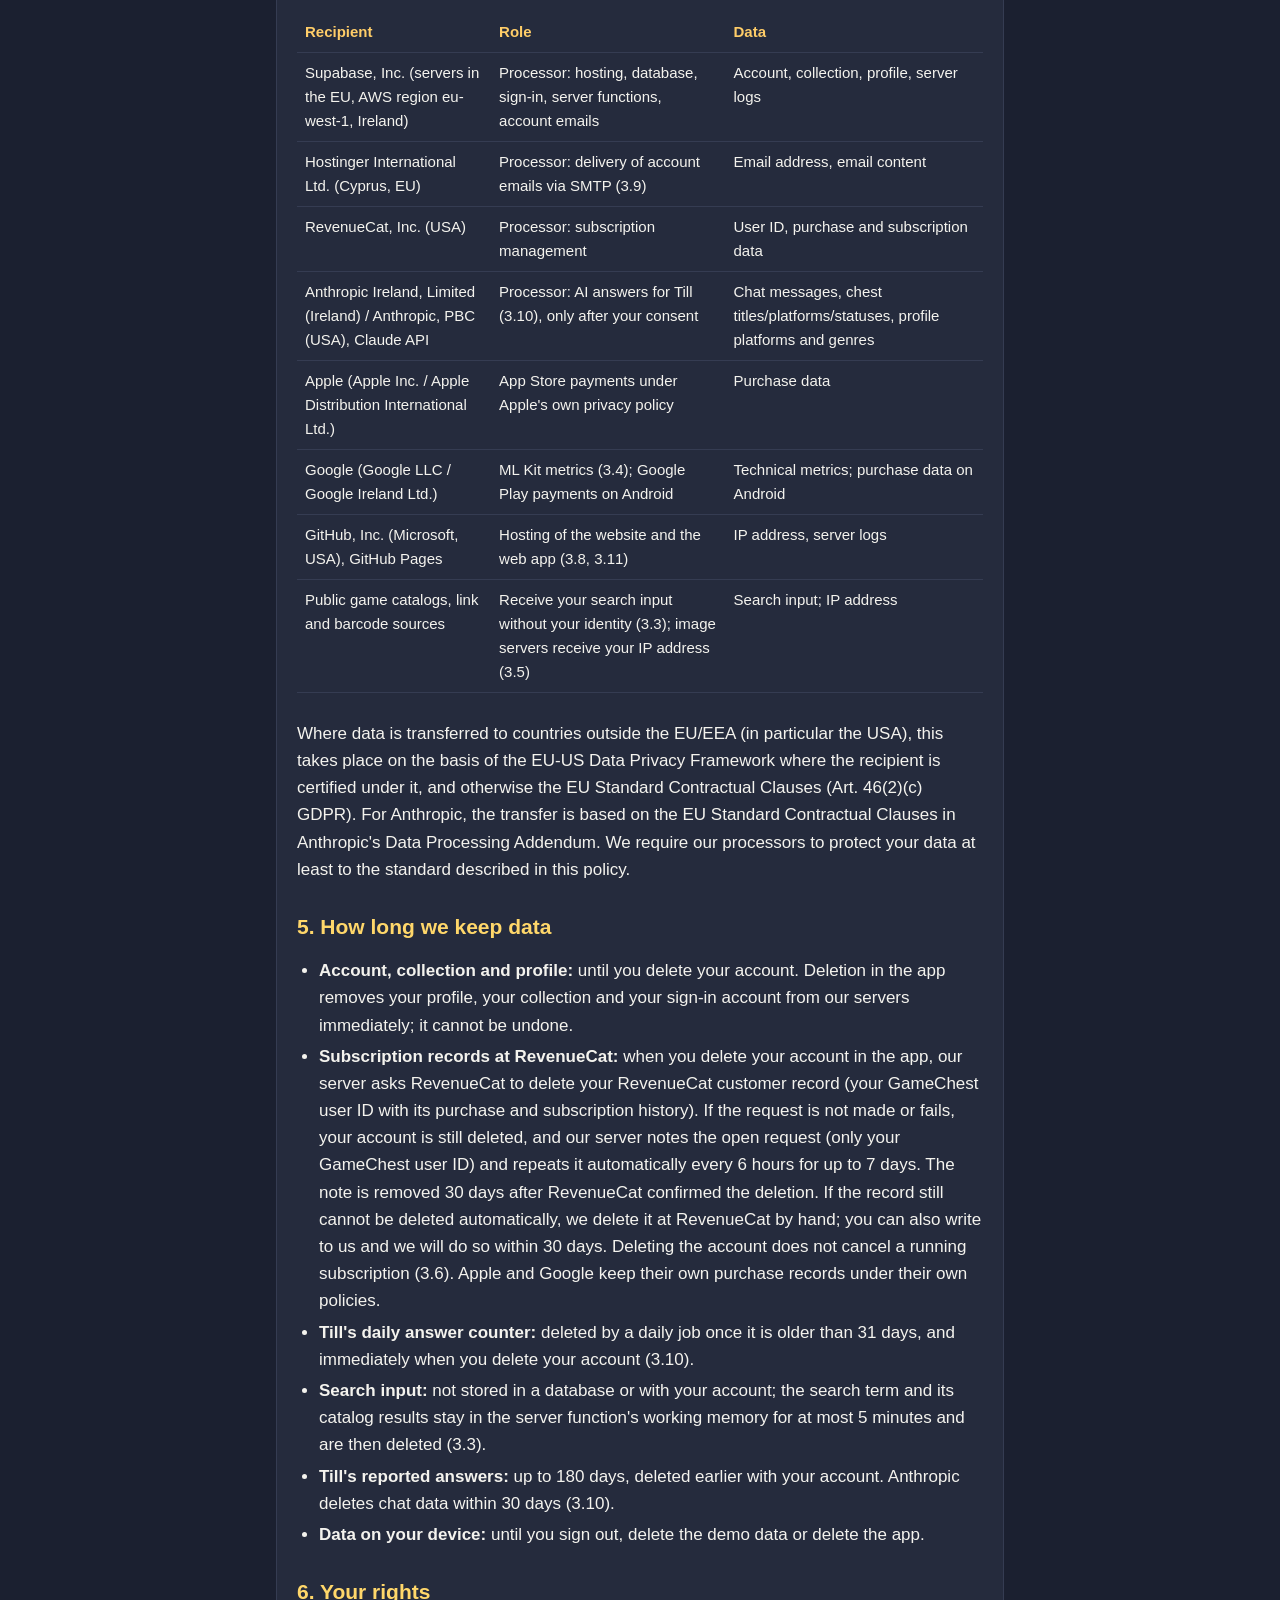
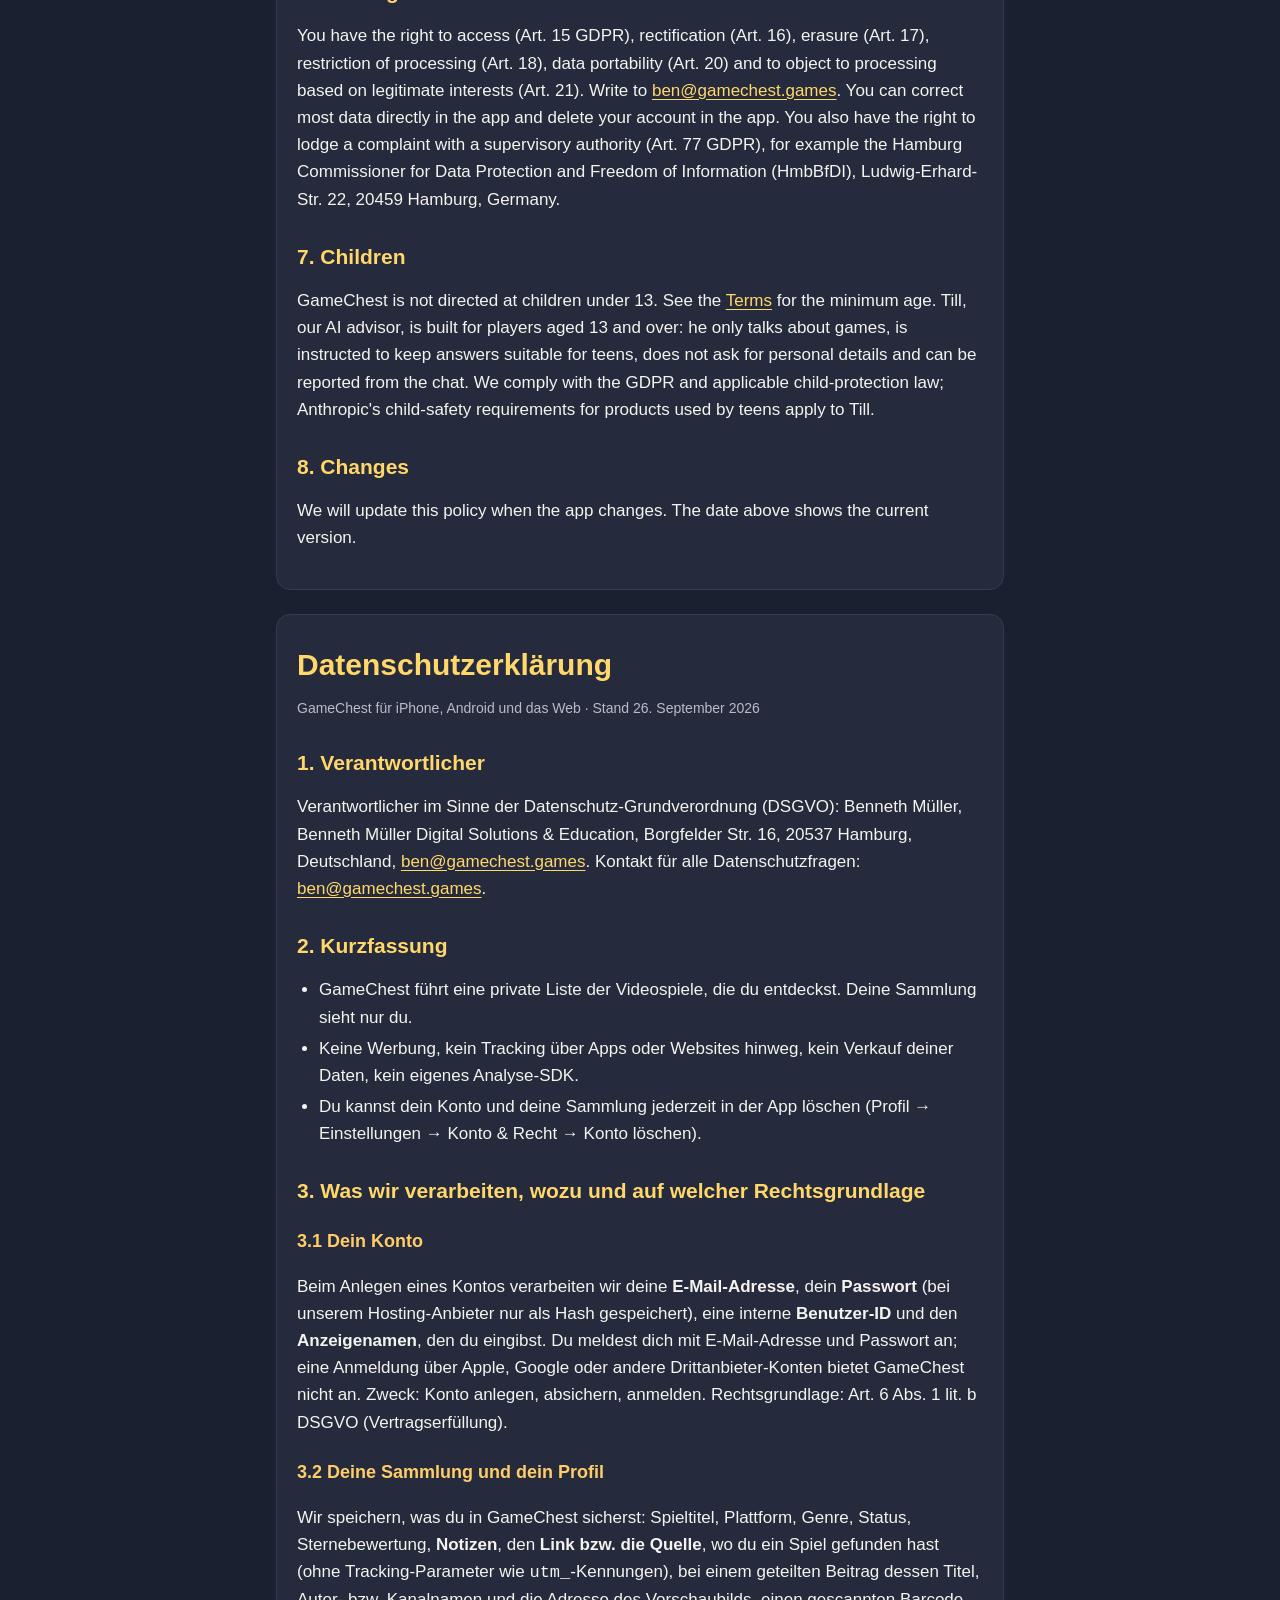
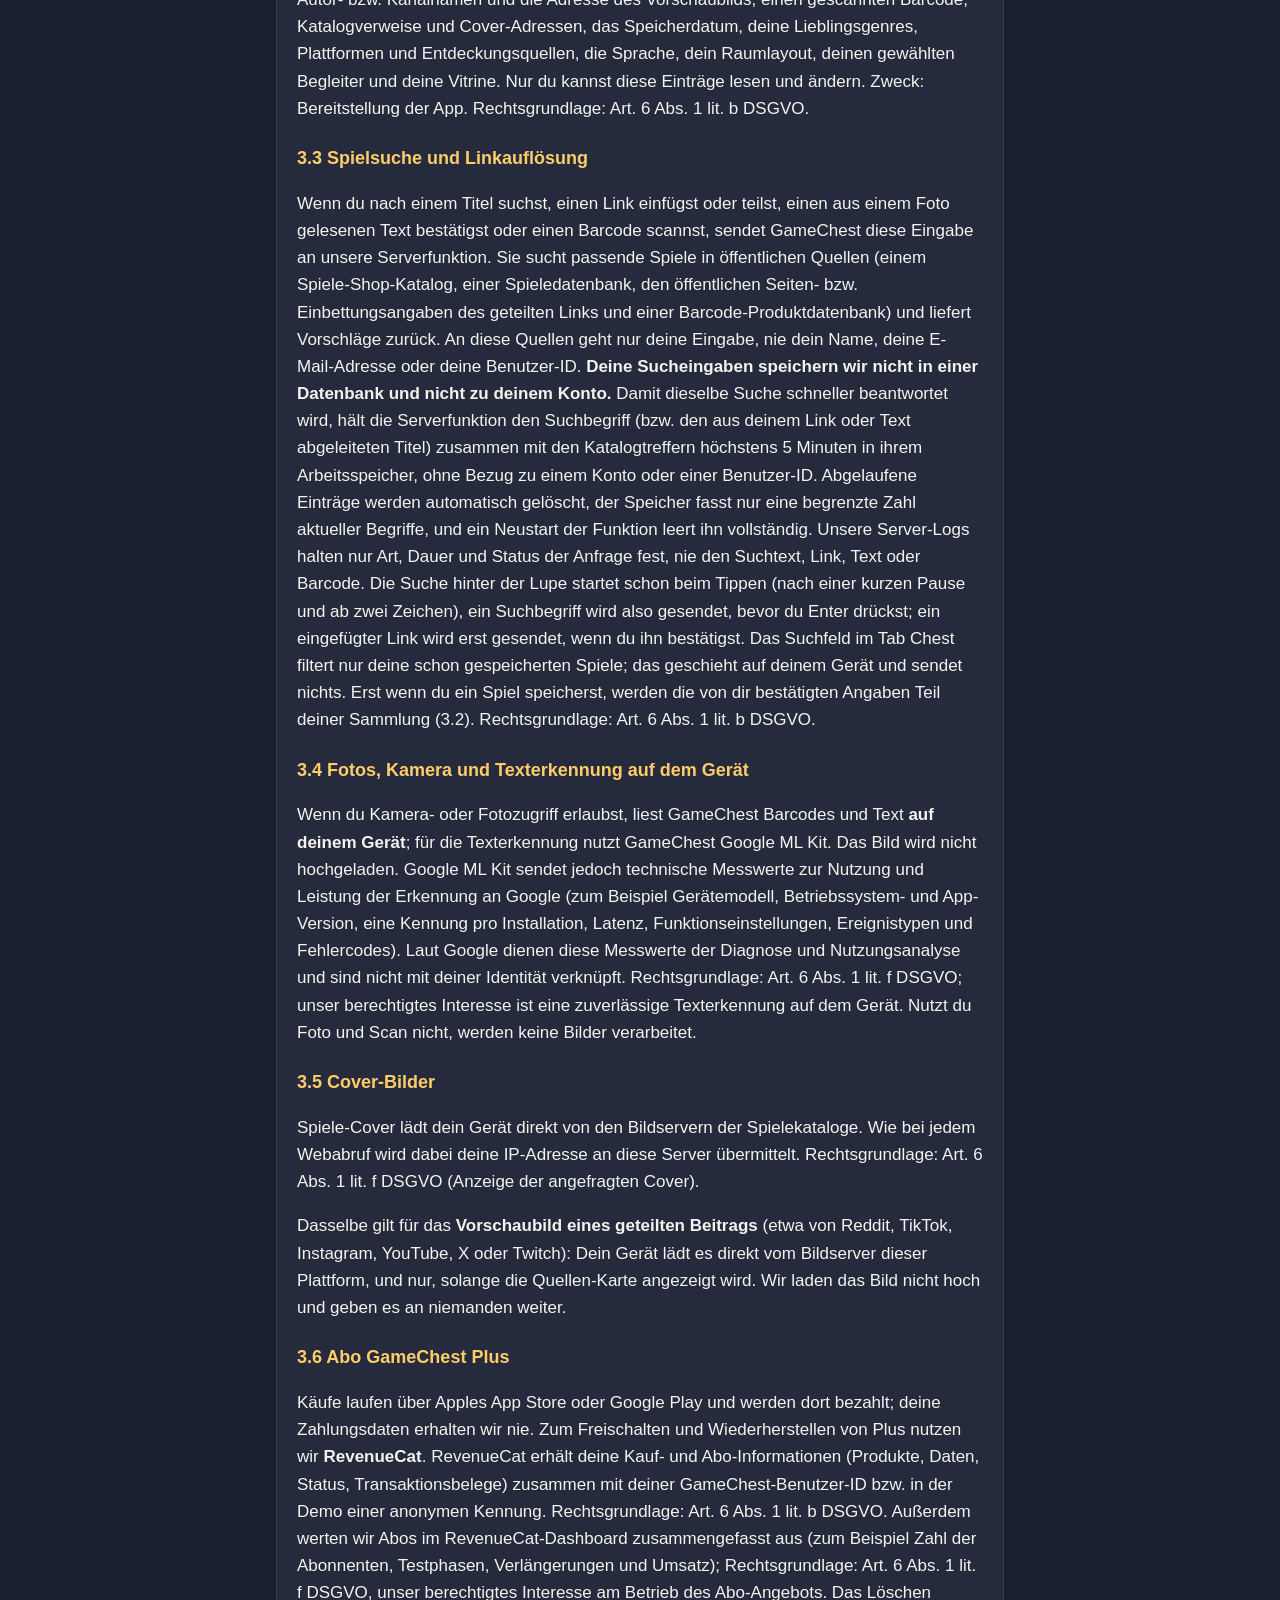
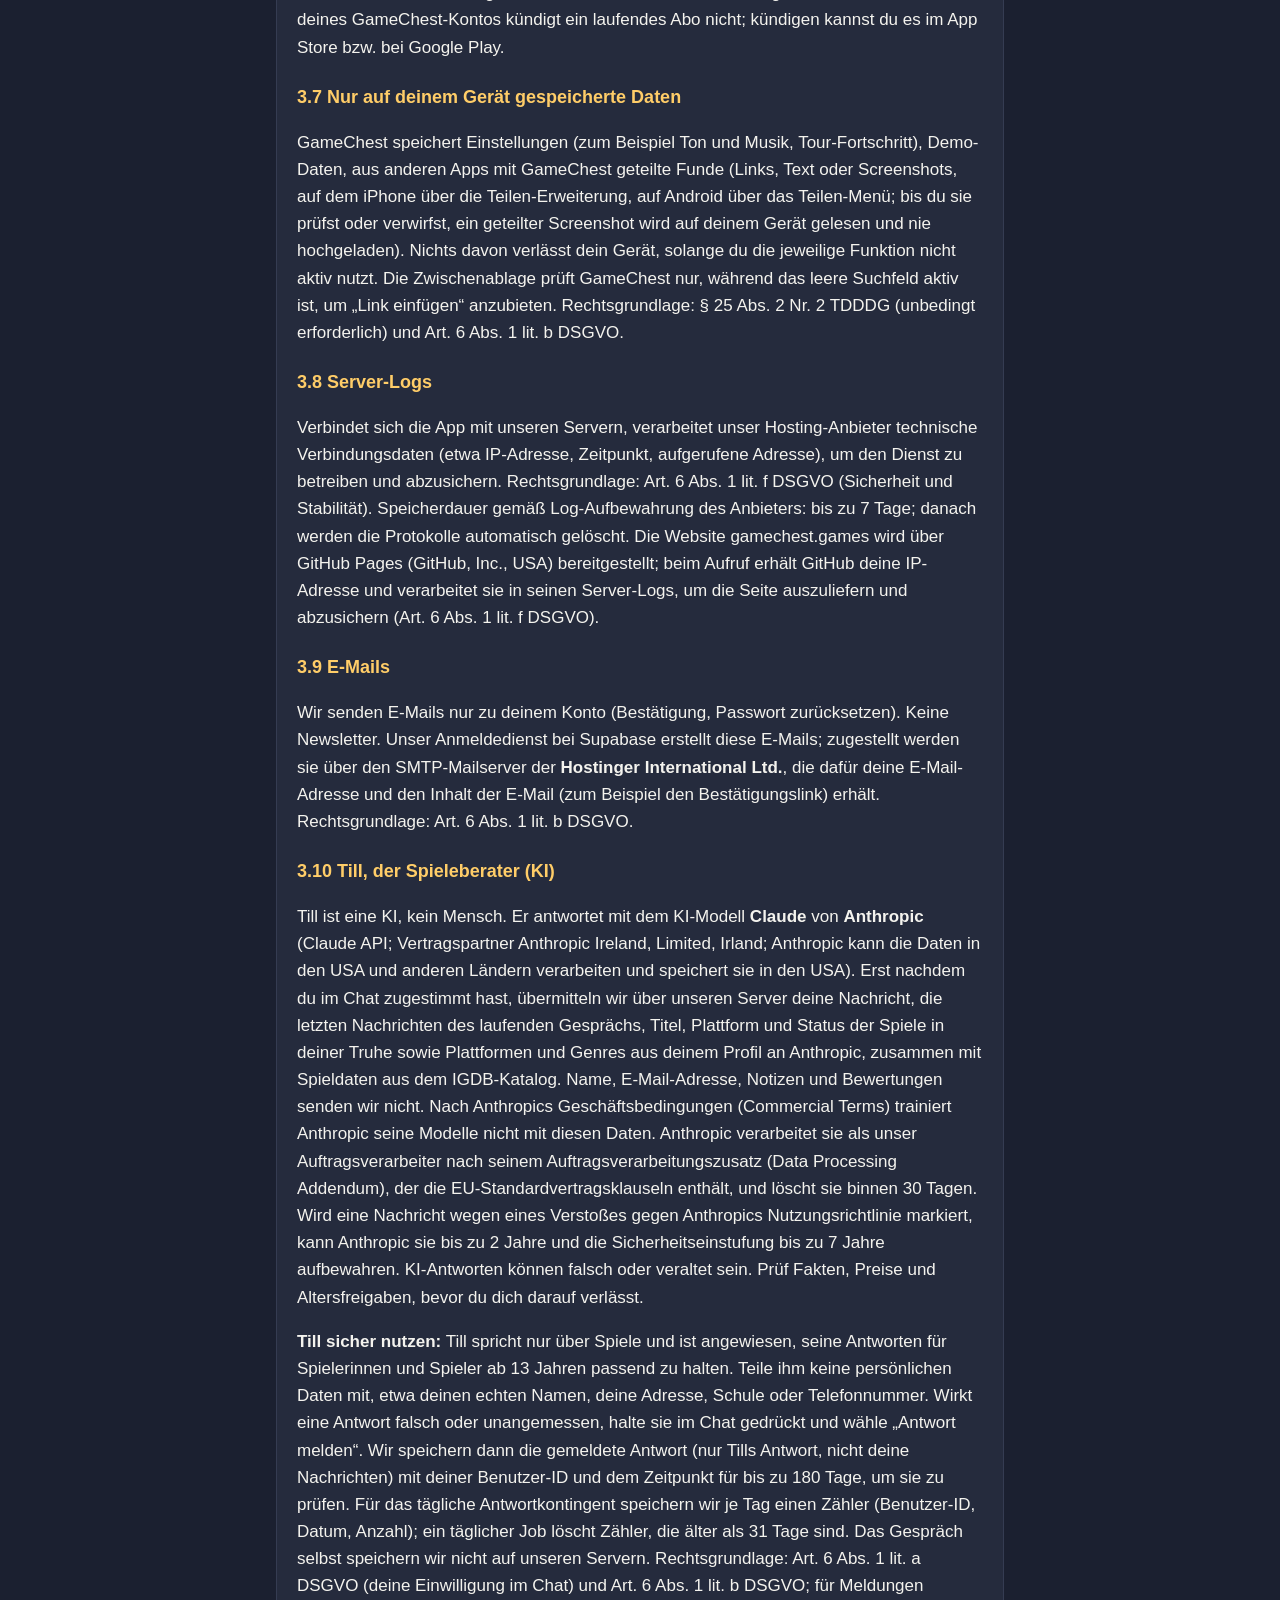
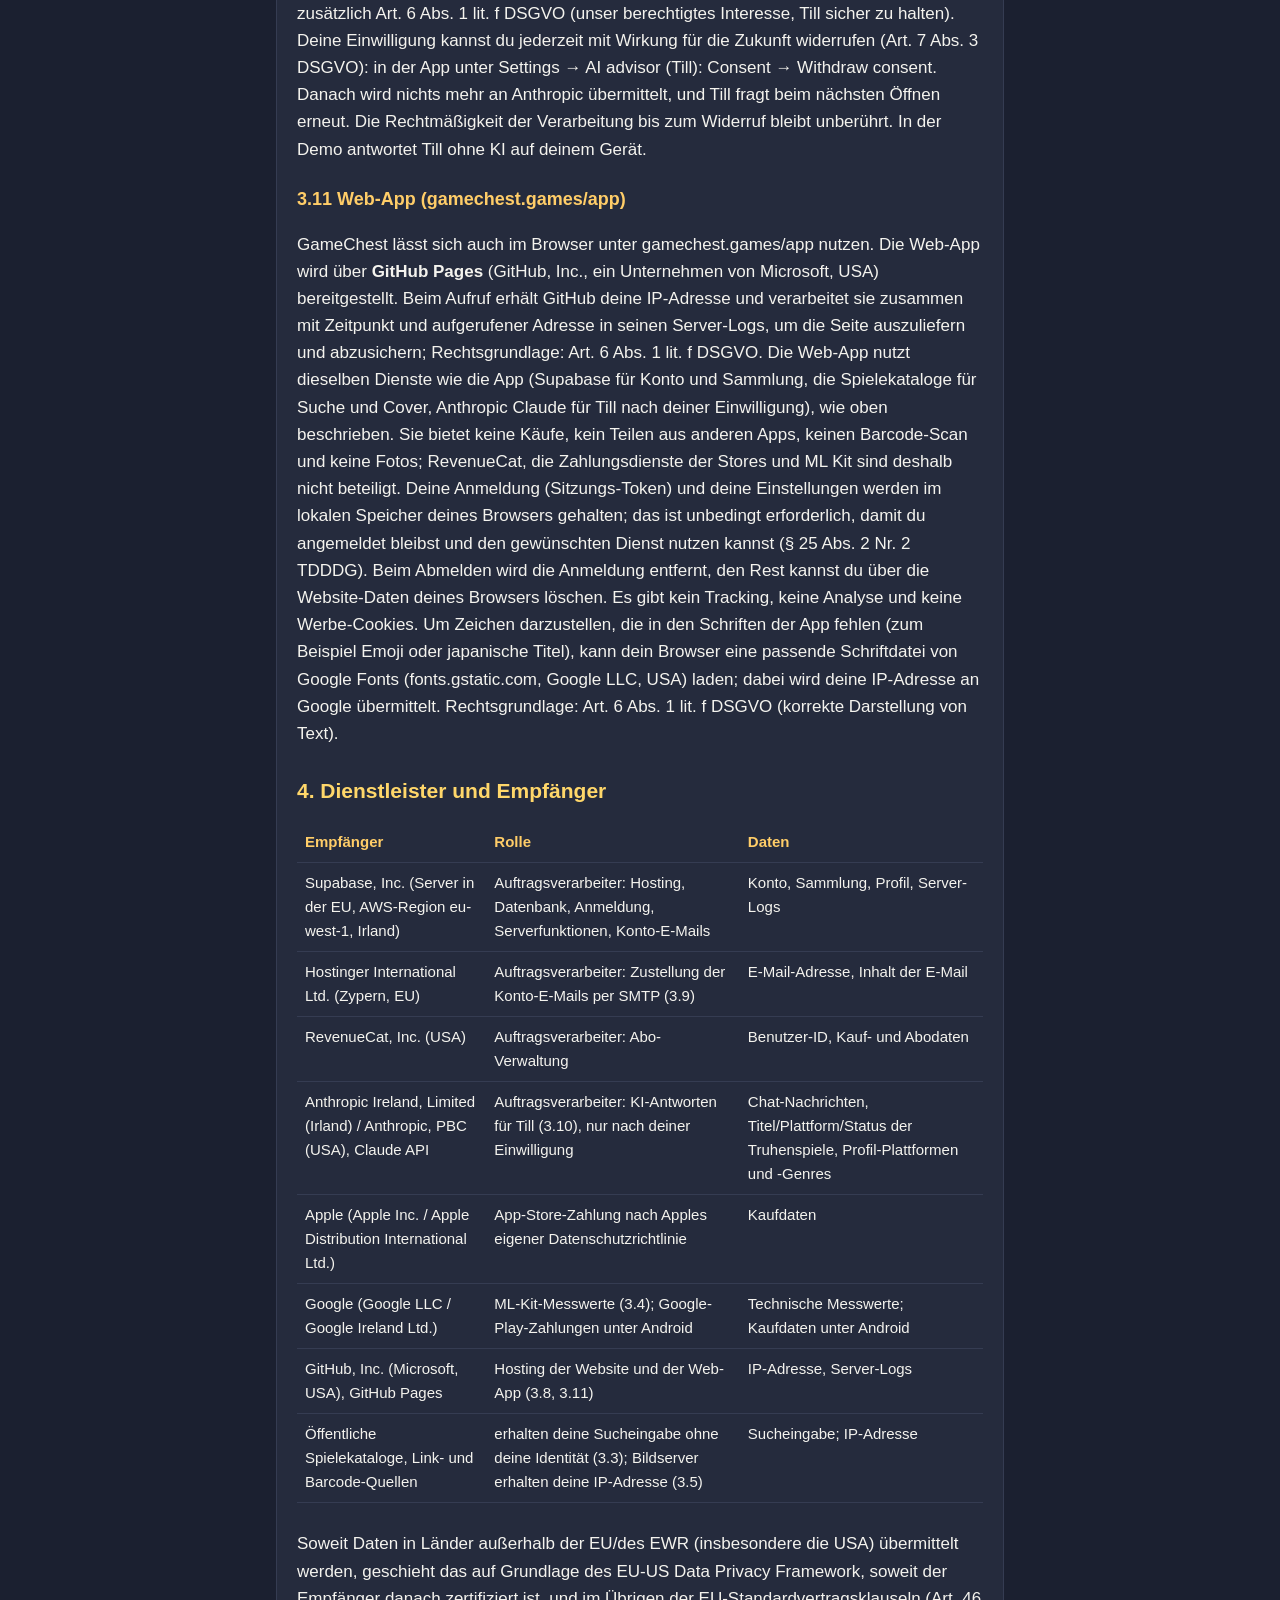
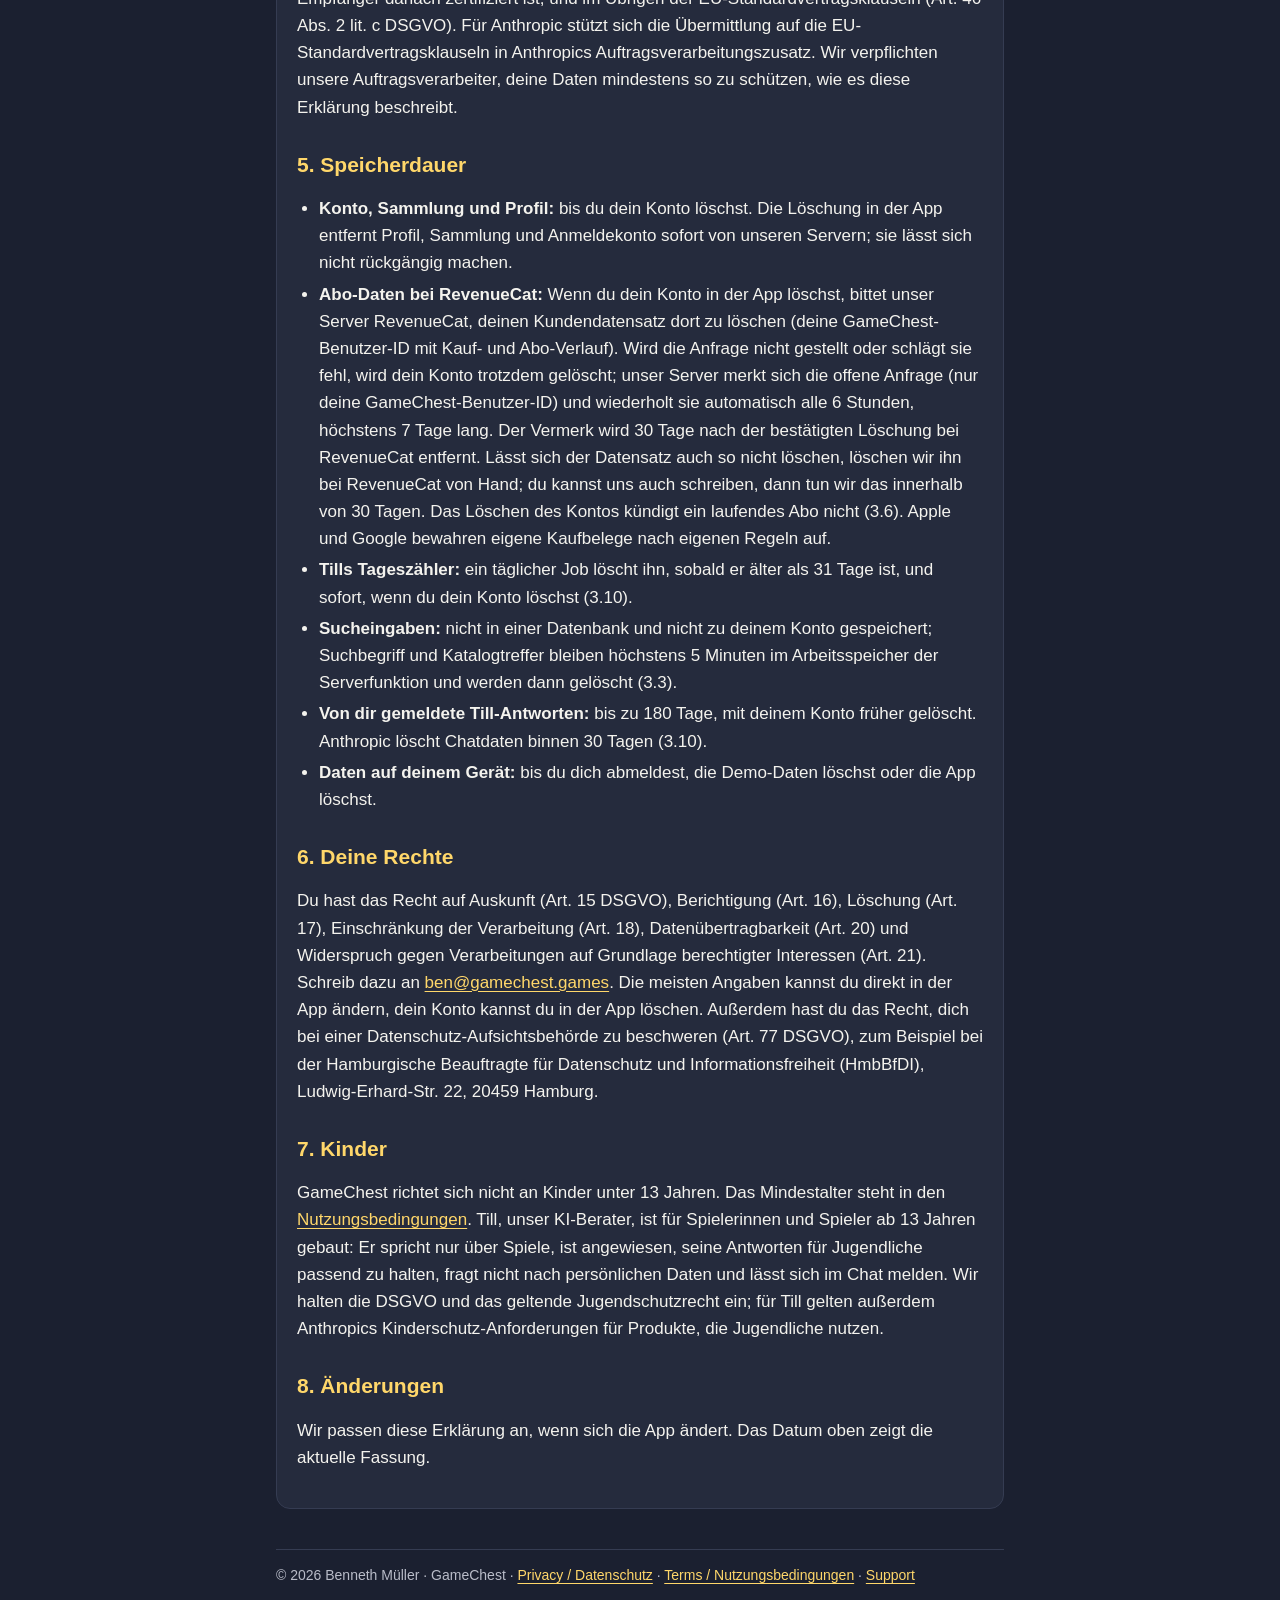
<file: privacy.html>
<!doctype html>
<html lang="en">
<head>
<meta charset="utf-8">
<meta name="viewport" content="width=device-width, initial-scale=1">
<meta name="description" content="Privacy Policy for the GameChest app. Datenschutzerklärung der App GameChest.">
<title>GameChest – Privacy Policy / Datenschutz</title>
<style>
:root{--ink:#10131F;--navy:#1B2030;--navy2:#252B3D;--line:#353C52;--gold:#FFD76A;--amber:#FFCD68;
--mint:#C4F280;--off:#F4F3EE;--muted:#B9BCC8;}
*{box-sizing:border-box}
html{-webkit-text-size-adjust:100%}
body{margin:0;background:var(--navy);color:var(--off);font:17px/1.6 -apple-system,BlinkMacSystemFont,"Segoe UI",Roboto,Helvetica,Arial,sans-serif}
a{color:var(--gold);text-underline-offset:3px}
a:focus-visible{outline:3px solid var(--mint);outline-offset:2px}
.wrap{max-width:760px;margin:0 auto;padding:24px 16px 64px}
header.top{display:flex;flex-wrap:wrap;align-items:center;justify-content:space-between;gap:12px;
border-bottom:2px solid var(--gold);padding-bottom:14px;margin-bottom:8px}
.brand{font-weight:800;font-size:28px;letter-spacing:.5px;color:var(--gold);text-decoration:none;
text-shadow:2px 2px 0 var(--ink)}
.brand small{display:block;font-size:13px;font-weight:600;color:var(--muted);letter-spacing:0;text-shadow:none}
nav.lang a,nav.pages a{display:inline-block;padding:6px 12px;margin:2px;border:1px solid var(--line);
border-radius:999px;text-decoration:none;font-size:15px;color:var(--off);background:var(--navy2)}
nav.lang a:hover,nav.pages a:hover{border-color:var(--gold)}
nav.pages{margin:12px 0 4px}
nav.pages a[aria-current=page]{border-color:var(--gold);color:var(--gold)}
h1{font-size:30px;line-height:1.2;color:var(--gold);margin:28px 0 4px}
h2{font-size:21px;line-height:1.3;color:var(--gold);margin:30px 0 8px}
h3{font-size:18px;color:var(--amber);margin:22px 0 6px}
section.lang-block{background:var(--navy2);border:1px solid var(--line);border-radius:14px;padding:4px 20px 20px;margin-top:24px}
.note{border-left:4px solid var(--mint);background:rgba(196,242,128,.08);padding:10px 14px;border-radius:6px;font-size:15px}
.ph{background:rgba(255,215,106,.16);color:var(--gold);padding:0 4px;border-radius:4px;font-weight:600}
.meta{color:var(--muted);font-size:14px}
table{width:100%;border-collapse:collapse;font-size:15px;margin:10px 0}
th,td{text-align:left;vertical-align:top;padding:8px;border-bottom:1px solid var(--line)}
th{color:var(--amber);font-weight:700}
.scroll{overflow-x:auto}
ul,ol{padding-left:22px}
li{margin:4px 0}
footer{margin-top:40px;color:var(--muted);font-size:14px;border-top:1px solid var(--line);padding-top:14px}
details{background:var(--navy);border:1px solid var(--line);border-radius:10px;padding:10px 14px;margin:10px 0}
summary{cursor:pointer;font-weight:700;color:var(--off)}
@media (max-width:420px){body{font-size:16px}h1{font-size:25px}section.lang-block{padding:2px 14px 16px}}
@media (max-width:560px){table,tbody,tr,td{display:block;width:100%}tr:first-child{display:none}tr{border-bottom:1px solid var(--line);padding:6px 0}td{border:0;padding:3px 0}td:first-child{font-weight:700;color:var(--amber)}}
</style>
</head>
<body>
<div class="wrap">
<header class="top">
<a class="brand" href="index.html">GameChest<small>Collect. Play. Remember. · Sammeln. Spielen. Erinnern.</small></a>
<nav class="lang" aria-label="Language / Sprache"><a href="#en" hreflang="en">English</a><a href="#de" hreflang="de">Deutsch</a></nav>
</header>
<nav class="pages" aria-label="Pages"><a href="index.html">Start</a><a href="privacy.html" aria-current=page>Privacy · Datenschutz</a><a href="terms.html">Terms · Nutzungsbedingungen</a><a href="support.html">Support</a></nav>

<section class="lang-block" id="en" lang="en">
<h1>Privacy Policy</h1>
<p class="meta">GameChest for iPhone, Android and the web · Last updated September 26, 2026</p>

<h2>1. Who is responsible</h2>
<p>Controller within the meaning of the EU General Data Protection Regulation (GDPR): Benneth Müller, Benneth Müller Digital Solutions &amp; Education, Borgfelder Str. 16, 20537 Hamburg, Germany, <a href="mailto:ben@gamechest.games">ben@gamechest.games</a>.
Contact for all privacy questions: <a href="mailto:ben@gamechest.games">ben@gamechest.games</a>.</p>

<h2>2. Short version</h2>
<ul>
<li>GameChest keeps a private list of video games you discover. Your collection is visible only to you.</li>
<li>No advertising, no tracking across apps or websites, no sale of your data, no analytics SDK of our own.</li>
<li>You can delete your account and your collection in the app at any time (Profile → Settings → Account &amp; legal → Delete account).</li>
</ul>

<h2>3. What we process, why, and on which legal basis</h2>

<h3>3.1 Your account</h3>
<p>When you create an account we process your <strong>email address</strong>, your <strong>password</strong>
(stored by our hosting provider only in hashed form), an internal <strong>user ID</strong> and the
<strong>display name</strong> you enter. You sign in with your email address and password; GameChest offers no
sign-in through Apple, Google or other third-party accounts. Purpose: creating and securing your account and signing you in.
Legal basis: Art. 6(1)(b) GDPR (performance of the contract).</p>

<h3>3.2 Your collection and profile</h3>
<p>We store what you save in GameChest: game titles, platform, genre, status, star rating, <strong>notes</strong>,
the <strong>link or source</strong> where you found a game (without tracking parameters such as <code>utm_</code>
codes), for a shared post its title, author or channel name and preview image address, a scanned barcode, catalog
references and cover image addresses, the date you saved an entry, your favourite genres, platforms and discovery sources, language,
your room layout, your chosen companion and your showcase. Only you can read and change these entries.
Purpose: providing the app. Legal basis: Art. 6(1)(b) GDPR.</p>

<h3>3.3 Game search and link lookup</h3>
<p>When you search for a title, paste or share a link, confirm text read from a photo, or scan a barcode, GameChest
sends this input to our server function. The function looks up matching games in public sources (a game store
catalog, a game database, the public page or embed information of the shared link, and a barcode product
database) and returns suggestions. It sends these sources only your input, never your name, email address or
user ID. <strong>We do not store your search input in a database or with your account.</strong> To answer the
same search faster, the server function keeps the search term (or the title it derived from your link or text)
together with the catalog results in its working memory for at most 5 minutes, not linked to any account or user ID.
Expired entries are deleted automatically, the memory holds only a limited number of recent terms, and a restart of
the function clears it completely. Our server logs record only the type of request, its duration and its status, never the
search text, link, text or barcode. The search behind the magnifying glass starts while you type (after a short pause
and from two characters on), so a search term is sent before you press Enter; a pasted link is only sent when you
confirm it. The search field in your Chest tab only filters the games you already saved; this happens on your device
and sends nothing. Only when you save a game do the
details you confirm become part of your collection (3.2). Legal basis: Art. 6(1)(b) GDPR.</p>

<h3>3.4 Photos, camera and on-device text recognition</h3>
<p>If you allow camera or photo access, GameChest reads barcodes and text from the picture <strong>on your
device</strong>; text recognition uses Google ML Kit. The image is not uploaded. Google ML Kit does, however, send technical
metrics about the use and performance of the recognition feature to Google (for example device model, operating
system and app version, a per-installation identifier, latency, feature settings, event types and error codes).
According to Google these metrics are used for diagnostics and usage analytics and are not linked to your identity.
Legal basis: Art. 6(1)(f) GDPR; our legitimate interest is offering reliable on-device text recognition.
If you do not use the photo or scan features, no images are processed.</p>

<h3>3.5 Cover images</h3>
<p>Game covers are loaded by your device directly from the image servers of the game catalogs. Like any web
request, this transmits your IP address to those servers. Legal basis: Art. 6(1)(f) GDPR (showing the covers you
asked for).</p>
<p>The same applies to the <strong>preview image of a shared post</strong> (for example from Reddit, TikTok, Instagram,
YouTube, X or Twitch): your device loads it directly from that platform's image server, and only while the source
card is on screen. We do not upload the image and do not pass it on to anyone else.</p>

<h3>3.6 GameChest Plus subscription</h3>
<p>Purchases are made and paid through Apple's App Store or Google Play; we never receive your payment details. To unlock Plus
and to restore purchases we use <strong>RevenueCat</strong>, which receives your purchase and subscription
information (products, dates, status, transaction receipts) together with your GameChest user ID, or an anonymous ID in
the demo. Legal basis: Art. 6(1)(b) GDPR. We also use RevenueCat's dashboard to evaluate subscriptions in
aggregate (for example number of subscribers, trials, renewals and revenue); legal basis: Art. 6(1)(f) GDPR, our
legitimate interest in running the subscription business. Deleting your GameChest account does not cancel a running
subscription; you cancel it in the App Store or Google Play.</p>

<h3>3.7 Data stored only on your device</h3>
<p>GameChest stores settings (for example sound and music, tour progress), demo data, discoveries you shared to GameChest
from other apps (links, text or screenshots, through the share extension on iPhone or the share menu on Android;
kept until you review or discard them, a shared screenshot is read on your device and never uploaded). None of this leaves your device unless you actively use the related feature. When you paste a
link, GameChest checks the clipboard only while the empty search field is active in order to offer "Paste link".
Legal basis: § 25(2) no. 2 TDDDG (strictly necessary) and Art. 6(1)(b) GDPR.</p>

<h3>3.8 Server logs</h3>
<p>When the app connects to our servers, technical connection data (such as IP address, time and requested
address) is processed by our hosting provider to operate and secure the service. Legal basis: Art. 6(1)(f) GDPR
(security and stability). Retention follows the hosting provider's log retention:
up to 7 days, after which the logs are deleted automatically. The website gamechest.games is hosted on GitHub Pages
(GitHub, Inc., USA); when you open it, GitHub receives your IP address and processes it in its server logs to deliver
and secure the site (Art. 6(1)(f) GDPR).</p>

<h3>3.9 Emails</h3>
<p>We send emails only for your account (confirmation, password reset). No newsletters. Our sign-in service at
Supabase creates these emails; they are delivered through the SMTP mail server of <strong>Hostinger International
Ltd.</strong>, which receives your email address and the content of the email (for example the confirmation link) to
deliver it. Legal basis: Art. 6(1)(b) GDPR.</p>

<h3>3.10 Till, the game advisor (AI)</h3>
<p>Till is an AI, not a person. He answers with the AI model <strong>Claude</strong> from <strong>Anthropic</strong>
(Claude API; contracting party Anthropic Ireland, Limited, Ireland; Anthropic may process the data in the USA and
other countries and stores it in the USA). Only after you agree in the chat do we send, through our server, your
message, the last messages of the current conversation, the titles, platforms and statuses of the games in your chest
and the platforms and genres from your profile to Anthropic, together with game data from the IGDB catalog. We do not
send your name, email address, notes or ratings. Under Anthropic's Commercial Terms, Anthropic does not train its
models on this data. Anthropic processes it as our processor under its Data Processing Addendum, which includes the EU
Standard Contractual Clauses, and deletes it within 30 days. If a message is flagged for violating Anthropic's Usage
Policy, Anthropic may keep it for up to 2 years and the safety classification for up to 7 years. AI answers can be
wrong or out of date. Please check facts, prices and age ratings before you rely on them.</p>
<p><strong>Using Till safely:</strong> Till only talks about games and is instructed to keep answers suitable for
players aged 13 and over. Do not share personal details with him, such as your real name, address, school or phone
number. If an answer seems wrong or inappropriate, long-press it in the chat and choose &ldquo;Report answer&rdquo;.
We then store the reported answer (only Till's answer, not your messages) with your user ID and the time for up to
180 days to check it. To keep the daily answer limit we store a counter per day (user ID, date, number of answers);
a daily job deletes counters older than 31 days. The conversation itself is not stored on our servers. Legal basis: Art. 6(1)(a) GDPR (your consent
in the chat) and Art. 6(1)(b) GDPR; for reports also Art. 6(1)(f) GDPR (our legitimate interest in keeping Till safe).
You can withdraw your consent at any time with effect for the future (Art. 7(3) GDPR): in the app under Settings →
AI advisor (Till): Consent → Withdraw consent. From then on nothing is sent to Anthropic, and Till asks for your
consent again the next time you open him. Withdrawing does not affect the lawfulness of processing before the
withdrawal. In the demo, Till answers on your device without AI.</p>

<h3>3.11 Web app (gamechest.games/app)</h3>
<p>GameChest can also be used in the browser at gamechest.games/app. The web app is hosted on <strong>GitHub
Pages</strong> (GitHub, Inc., a Microsoft company, USA). When you open it, GitHub receives your IP address and processes
it together with the time and the requested address in its server logs to deliver and secure the site; legal basis:
Art. 6(1)(f) GDPR. The web app uses the same services as the app (Supabase for your account and collection, the game
catalogs for search and covers, Anthropic Claude for Till after your consent), as described above. It offers no purchases,
no sharing from other apps, no barcode scanning and no photos, so RevenueCat, the store payment services and ML Kit are
not involved. Your sign-in (session token) and your settings are kept in your browser's local storage; this is strictly
necessary to keep you signed in and to provide the service you requested (§ 25(2) no. 2 TDDDG). Signing out removes
the sign-in, and you can delete the rest through your browser's site data. There is no tracking, no analytics and no
advertising cookies. To display characters that the app's own fonts do not contain (for example emoji or Japanese
titles), your browser may load a matching font file from Google Fonts (fonts.gstatic.com, Google LLC, USA), which
transmits your IP address to Google; legal basis: Art. 6(1)(f) GDPR (displaying text correctly).</p>

<h2>4. Service providers and recipients</h2>
<div class="scroll"><table>
<tr><th>Recipient</th><th>Role</th><th>Data</th></tr>
<tr><td>Supabase, Inc. (servers in the EU, AWS region eu-west-1, Ireland)</td><td>Processor: hosting, database, sign-in, server functions, account emails</td><td>Account, collection, profile, server logs</td></tr>
<tr><td>Hostinger International Ltd. (Cyprus, EU)</td><td>Processor: delivery of account emails via SMTP (3.9)</td><td>Email address, email content</td></tr>
<tr><td>RevenueCat, Inc. (USA)</td><td>Processor: subscription management</td><td>User ID, purchase and subscription data</td></tr>
<tr><td>Anthropic Ireland, Limited (Ireland) / Anthropic, PBC (USA), Claude API</td><td>Processor: AI answers for Till (3.10), only after your consent</td><td>Chat messages, chest titles/platforms/statuses, profile platforms and genres</td></tr>
<tr><td>Apple (Apple Inc. / Apple Distribution International Ltd.)</td><td>App Store payments under Apple's own privacy policy</td><td>Purchase data</td></tr>
<tr><td>Google (Google LLC / Google Ireland Ltd.)</td><td>ML Kit metrics (3.4); Google Play payments on Android</td><td>Technical metrics; purchase data on Android</td></tr>
<tr><td>GitHub, Inc. (Microsoft, USA), GitHub Pages</td><td>Hosting of the website and the web app (3.8, 3.11)</td><td>IP address, server logs</td></tr>
<tr><td>Public game catalogs, link and barcode sources</td><td>Receive your search input without your identity (3.3); image servers receive your IP address (3.5)</td><td>Search input; IP address</td></tr>
</table></div>
<p>Where data is transferred to countries outside the EU/EEA (in particular the USA), this takes place on the
basis of the EU-US Data Privacy Framework where the recipient is certified under it, and otherwise the EU Standard Contractual Clauses (Art. 46(2)(c) GDPR).
For Anthropic, the transfer is based on the EU Standard Contractual Clauses in Anthropic's Data Processing Addendum.
We require our processors to protect your data at least to the standard described in this policy.</p>

<h2>5. How long we keep data</h2>
<ul>
<li><strong>Account, collection and profile:</strong> until you delete your account. Deletion in the app removes
your profile, your collection and your sign-in account from our servers immediately; it cannot be undone.</li>
<li><strong>Subscription records at RevenueCat:</strong> when you delete your account in the app, our server asks
RevenueCat to delete your RevenueCat customer record (your GameChest user ID with its purchase and subscription
history). If the request is not made or fails, your account is still deleted, and our server notes the open
request (only your GameChest user ID) and repeats it automatically every 6 hours for up to 7 days. The note is
removed 30 days after RevenueCat confirmed the deletion. If the record still cannot be deleted automatically, we
delete it at RevenueCat by hand; you can also write to us and we will do so within 30 days. Deleting the account does not cancel a running subscription (3.6). Apple and Google keep their
own purchase records under their own policies.</li>
<li><strong>Till's daily answer counter:</strong> deleted by a daily job once it is older than 31 days, and
immediately when you delete your account (3.10).</li>
<li><strong>Search input:</strong> not stored in a database or with your account; the search term and its catalog
results stay in the server function's working memory for at most 5 minutes and are then deleted (3.3).</li>
<li><strong>Till's reported answers:</strong> up to 180 days, deleted earlier with your account. Anthropic deletes
chat data within 30 days (3.10).</li>
<li><strong>Data on your device:</strong> until you sign out, delete the demo data or delete the app.</li>
</ul>

<h2>6. Your rights</h2>
<p>You have the right to access (Art. 15 GDPR), rectification (Art. 16), erasure (Art. 17), restriction of
processing (Art. 18), data portability (Art. 20) and to object to processing based on legitimate interests
(Art. 21). Write to <a href="mailto:ben@gamechest.games">ben@gamechest.games</a>. You can correct most data directly in the app and delete your account in the app.
You also have the right to lodge a complaint with a supervisory authority (Art. 77 GDPR), for example
the Hamburg Commissioner for Data Protection and Freedom of Information (HmbBfDI), Ludwig-Erhard-Str. 22, 20459 Hamburg, Germany.</p>

<h2>7. Children</h2>
<p>GameChest is not directed at children under 13. See the <a href="terms.html#en">Terms</a> for the minimum age.
Till, our AI advisor, is built for players aged 13 and over: he only talks about games, is instructed to keep answers
suitable for teens, does not ask for personal details and can be reported from the chat. We comply with the GDPR and
applicable child-protection law; Anthropic's child-safety requirements for products used by teens apply to Till.</p>

<h2>8. Changes</h2>
<p>We will update this policy when the app changes. The date above shows the current version.</p>
</section>

<section class="lang-block" id="de" lang="de">
<h1>Datenschutzerklärung</h1>
<p class="meta">GameChest für iPhone, Android und das Web · Stand 26. September 2026</p>

<h2>1. Verantwortlicher</h2>
<p>Verantwortlicher im Sinne der Datenschutz-Grundverordnung (DSGVO): Benneth Müller, Benneth Müller Digital Solutions &amp; Education, Borgfelder Str. 16, 20537 Hamburg, Deutschland, <a href="mailto:ben@gamechest.games">ben@gamechest.games</a>.
Kontakt für alle Datenschutzfragen: <a href="mailto:ben@gamechest.games">ben@gamechest.games</a>.</p>

<h2>2. Kurzfassung</h2>
<ul>
<li>GameChest führt eine private Liste der Videospiele, die du entdeckst. Deine Sammlung sieht nur du.</li>
<li>Keine Werbung, kein Tracking über Apps oder Websites hinweg, kein Verkauf deiner Daten, kein eigenes Analyse-SDK.</li>
<li>Du kannst dein Konto und deine Sammlung jederzeit in der App löschen (Profil → Einstellungen → Konto &amp; Recht → Konto löschen).</li>
</ul>

<h2>3. Was wir verarbeiten, wozu und auf welcher Rechtsgrundlage</h2>

<h3>3.1 Dein Konto</h3>
<p>Beim Anlegen eines Kontos verarbeiten wir deine <strong>E-Mail-Adresse</strong>, dein <strong>Passwort</strong>
(bei unserem Hosting-Anbieter nur als Hash gespeichert), eine interne <strong>Benutzer-ID</strong> und den
<strong>Anzeigenamen</strong>, den du eingibst. Du meldest dich mit E-Mail-Adresse und Passwort an; eine Anmeldung
über Apple, Google oder andere Drittanbieter-Konten bietet GameChest nicht an. Zweck: Konto anlegen, absichern, anmelden.
Rechtsgrundlage: Art. 6 Abs. 1 lit. b DSGVO (Vertragserfüllung).</p>

<h3>3.2 Deine Sammlung und dein Profil</h3>
<p>Wir speichern, was du in GameChest sicherst: Spieltitel, Plattform, Genre, Status, Sternebewertung,
<strong>Notizen</strong>, den <strong>Link bzw. die Quelle</strong>, wo du ein Spiel gefunden hast (ohne
Tracking-Parameter wie <code>utm_</code>-Kennungen), bei einem geteilten Beitrag dessen Titel, Autor- bzw. Kanalnamen
und die Adresse des Vorschaubilds, einen gescannten Barcode, Katalogverweise und Cover-Adressen, das Speicherdatum, deine Lieblingsgenres, Plattformen und
Entdeckungsquellen, die Sprache, dein Raumlayout, deinen gewählten Begleiter und deine Vitrine. Nur du kannst diese
Einträge lesen und ändern. Zweck: Bereitstellung der App. Rechtsgrundlage: Art. 6 Abs. 1 lit. b DSGVO.</p>

<h3>3.3 Spielsuche und Linkauflösung</h3>
<p>Wenn du nach einem Titel suchst, einen Link einfügst oder teilst, einen aus einem Foto gelesenen Text bestätigst
oder einen Barcode scannst, sendet GameChest diese Eingabe an unsere Serverfunktion. Sie sucht passende Spiele in
öffentlichen Quellen (einem Spiele-Shop-Katalog, einer Spieledatenbank, den öffentlichen Seiten- bzw.
Einbettungsangaben des geteilten Links und einer Barcode-Produktdatenbank) und liefert Vorschläge zurück. An diese
Quellen geht nur deine Eingabe, nie dein Name, deine E-Mail-Adresse oder deine Benutzer-ID.
<strong>Deine Sucheingaben speichern wir nicht in einer Datenbank und nicht zu deinem Konto.</strong> Damit dieselbe
Suche schneller beantwortet wird, hält die Serverfunktion den Suchbegriff (bzw. den aus deinem Link oder Text
abgeleiteten Titel) zusammen mit den Katalogtreffern höchstens 5 Minuten in ihrem Arbeitsspeicher, ohne Bezug zu einem
Konto oder einer Benutzer-ID. Abgelaufene Einträge werden automatisch gelöscht, der Speicher fasst nur eine begrenzte
Zahl aktueller Begriffe, und ein Neustart der Funktion leert ihn vollständig. Unsere Server-Logs halten nur Art, Dauer und Status der Anfrage fest,
nie den Suchtext, Link, Text oder Barcode. Die Suche hinter der Lupe startet schon beim Tippen (nach einer kurzen
Pause und ab zwei Zeichen), ein Suchbegriff wird also gesendet, bevor du Enter drückst; ein eingefügter Link wird erst
gesendet, wenn du ihn bestätigst. Das Suchfeld im Tab Chest filtert nur deine schon gespeicherten Spiele; das geschieht
auf deinem Gerät und sendet nichts. Erst wenn du ein Spiel speicherst, werden die von dir
bestätigten Angaben Teil deiner Sammlung (3.2). Rechtsgrundlage: Art. 6 Abs. 1 lit. b DSGVO.</p>

<h3>3.4 Fotos, Kamera und Texterkennung auf dem Gerät</h3>
<p>Wenn du Kamera- oder Fotozugriff erlaubst, liest GameChest Barcodes und Text <strong>auf deinem Gerät</strong>; für die
Texterkennung nutzt GameChest Google ML Kit. Das Bild wird nicht hochgeladen. Google ML Kit sendet jedoch technische Messwerte zur Nutzung und
Leistung der Erkennung an Google (zum Beispiel Gerätemodell, Betriebssystem- und App-Version, eine Kennung pro
Installation, Latenz, Funktionseinstellungen, Ereignistypen und Fehlercodes). Laut Google dienen diese Messwerte der
Diagnose und Nutzungsanalyse und sind nicht mit deiner Identität verknüpft. Rechtsgrundlage: Art. 6 Abs. 1 lit. f
DSGVO; unser berechtigtes Interesse ist eine zuverlässige Texterkennung auf dem Gerät. Nutzt du Foto und Scan
nicht, werden keine Bilder verarbeitet.</p>

<h3>3.5 Cover-Bilder</h3>
<p>Spiele-Cover lädt dein Gerät direkt von den Bildservern der Spielekataloge. Wie bei jedem Webabruf wird dabei
deine IP-Adresse an diese Server übermittelt. Rechtsgrundlage: Art. 6 Abs. 1 lit. f DSGVO (Anzeige der
angefragten Cover).</p>
<p>Dasselbe gilt für das <strong>Vorschaubild eines geteilten Beitrags</strong> (etwa von Reddit, TikTok, Instagram,
YouTube, X oder Twitch): Dein Gerät lädt es direkt vom Bildserver dieser Plattform, und nur, solange die Quellen-Karte
angezeigt wird. Wir laden das Bild nicht hoch und geben es an niemanden weiter.</p>

<h3>3.6 Abo GameChest Plus</h3>
<p>Käufe laufen über Apples App Store oder Google Play und werden dort bezahlt; deine Zahlungsdaten erhalten wir nie. Zum
Freischalten und Wiederherstellen von Plus nutzen wir <strong>RevenueCat</strong>. RevenueCat erhält deine Kauf- und
Abo-Informationen (Produkte, Daten, Status, Transaktionsbelege) zusammen mit deiner GameChest-Benutzer-ID bzw. in der
Demo einer anonymen Kennung. Rechtsgrundlage: Art. 6 Abs. 1 lit. b DSGVO. Außerdem werten wir Abos im
RevenueCat-Dashboard zusammengefasst aus (zum Beispiel Zahl der Abonnenten, Testphasen, Verlängerungen und Umsatz);
Rechtsgrundlage: Art. 6 Abs. 1 lit. f DSGVO, unser berechtigtes Interesse am Betrieb des Abo-Angebots. Das Löschen deines GameChest-Kontos
kündigt ein laufendes Abo nicht; kündigen kannst du es im App Store bzw. bei Google Play.</p>

<h3>3.7 Nur auf deinem Gerät gespeicherte Daten</h3>
<p>GameChest speichert Einstellungen (zum Beispiel Ton und Musik, Tour-Fortschritt), Demo-Daten, aus anderen Apps mit
GameChest geteilte Funde (Links, Text oder Screenshots, auf dem iPhone über die Teilen-Erweiterung, auf Android über das
Teilen-Menü; bis du sie prüfst oder verwirfst, ein geteilter Screenshot wird auf deinem Gerät gelesen und nie
hochgeladen). Nichts davon verlässt dein Gerät, solange du die jeweilige Funktion nicht
aktiv nutzt. Die Zwischenablage prüft GameChest nur, während das leere Suchfeld aktiv ist, um „Link einfügen“
anzubieten. Rechtsgrundlage: § 25 Abs. 2 Nr. 2 TDDDG (unbedingt erforderlich) und Art. 6 Abs. 1 lit. b DSGVO.</p>

<h3>3.8 Server-Logs</h3>
<p>Verbindet sich die App mit unseren Servern, verarbeitet unser Hosting-Anbieter technische Verbindungsdaten (etwa
IP-Adresse, Zeitpunkt, aufgerufene Adresse), um den Dienst zu betreiben und abzusichern. Rechtsgrundlage: Art. 6
Abs. 1 lit. f DSGVO (Sicherheit und Stabilität). Speicherdauer gemäß Log-Aufbewahrung des Anbieters:
bis zu 7 Tage; danach werden die Protokolle automatisch gelöscht. Die Website gamechest.games wird über GitHub Pages
(GitHub, Inc., USA) bereitgestellt; beim Aufruf erhält GitHub deine IP-Adresse und verarbeitet sie in seinen
Server-Logs, um die Seite auszuliefern und abzusichern (Art. 6 Abs. 1 lit. f DSGVO).</p>

<h3>3.9 E-Mails</h3>
<p>Wir senden E-Mails nur zu deinem Konto (Bestätigung, Passwort zurücksetzen). Keine Newsletter. Unser
Anmeldedienst bei Supabase erstellt diese E-Mails; zugestellt werden sie über den SMTP-Mailserver der <strong>Hostinger
International Ltd.</strong>, die dafür deine E-Mail-Adresse und den Inhalt der E-Mail (zum Beispiel den
Bestätigungslink) erhält. Rechtsgrundlage: Art. 6 Abs. 1 lit. b DSGVO.</p>

<h3>3.10 Till, der Spieleberater (KI)</h3>
<p>Till ist eine KI, kein Mensch. Er antwortet mit dem KI-Modell <strong>Claude</strong> von <strong>Anthropic</strong>
(Claude API; Vertragspartner Anthropic Ireland, Limited, Irland; Anthropic kann die Daten in den USA und anderen
Ländern verarbeiten und speichert sie in den USA). Erst nachdem du im Chat zugestimmt hast, übermitteln wir über
unseren Server deine Nachricht, die letzten Nachrichten des laufenden Gesprächs, Titel, Plattform und Status der Spiele
in deiner Truhe sowie Plattformen und Genres aus deinem Profil an Anthropic, zusammen mit Spieldaten aus dem
IGDB-Katalog. Name, E-Mail-Adresse, Notizen und Bewertungen senden wir nicht. Nach Anthropics Geschäftsbedingungen
(Commercial Terms) trainiert Anthropic seine Modelle nicht mit diesen Daten. Anthropic verarbeitet sie als unser
Auftragsverarbeiter nach seinem Auftragsverarbeitungszusatz (Data Processing Addendum), der die
EU-Standardvertragsklauseln enthält, und löscht sie binnen 30 Tagen. Wird eine Nachricht wegen eines Verstoßes gegen
Anthropics Nutzungsrichtlinie markiert, kann Anthropic sie bis zu 2 Jahre und die Sicherheitseinstufung bis zu 7 Jahre
aufbewahren. KI-Antworten können falsch oder veraltet sein. Prüf Fakten, Preise und Altersfreigaben, bevor du dich
darauf verlässt.</p>
<p><strong>Till sicher nutzen:</strong> Till spricht nur über Spiele und ist angewiesen, seine Antworten für Spielerinnen
und Spieler ab 13 Jahren passend zu halten. Teile ihm keine persönlichen Daten mit, etwa deinen echten Namen, deine
Adresse, Schule oder Telefonnummer. Wirkt eine Antwort falsch oder unangemessen, halte sie im Chat gedrückt und wähle
„Antwort melden“. Wir speichern dann die gemeldete Antwort (nur Tills Antwort, nicht deine Nachrichten) mit deiner
Benutzer-ID und dem Zeitpunkt für bis zu 180 Tage, um sie zu prüfen. Für das tägliche Antwortkontingent speichern wir
je Tag einen Zähler (Benutzer-ID, Datum, Anzahl); ein täglicher Job löscht Zähler, die älter als 31 Tage sind. Das Gespräch selbst speichern wir nicht auf
unseren Servern. Rechtsgrundlage: Art. 6 Abs. 1 lit. a DSGVO (deine Einwilligung im Chat) und Art. 6 Abs. 1 lit. b
DSGVO; für Meldungen zusätzlich Art. 6 Abs. 1 lit. f DSGVO (unser berechtigtes Interesse, Till sicher zu halten).
Deine Einwilligung kannst du jederzeit mit Wirkung für die Zukunft widerrufen (Art. 7 Abs. 3 DSGVO): in der App unter
Settings → AI advisor (Till): Consent → Withdraw consent. Danach wird nichts mehr an Anthropic übermittelt, und Till
fragt beim nächsten Öffnen erneut. Die Rechtmäßigkeit der Verarbeitung bis zum Widerruf bleibt unberührt. In der Demo
antwortet Till ohne KI auf deinem Gerät.</p>

<h3>3.11 Web-App (gamechest.games/app)</h3>
<p>GameChest lässt sich auch im Browser unter gamechest.games/app nutzen. Die Web-App wird über <strong>GitHub
Pages</strong> (GitHub, Inc., ein Unternehmen von Microsoft, USA) bereitgestellt. Beim Aufruf erhält GitHub deine
IP-Adresse und verarbeitet sie zusammen mit Zeitpunkt und aufgerufener Adresse in seinen Server-Logs, um die Seite
auszuliefern und abzusichern; Rechtsgrundlage: Art. 6 Abs. 1 lit. f DSGVO. Die Web-App nutzt dieselben Dienste wie die
App (Supabase für Konto und Sammlung, die Spielekataloge für Suche und Cover, Anthropic Claude für Till nach deiner
Einwilligung), wie oben beschrieben. Sie bietet keine Käufe, kein Teilen aus anderen Apps, keinen Barcode-Scan und keine
Fotos; RevenueCat, die Zahlungsdienste der Stores und ML Kit sind deshalb nicht beteiligt. Deine Anmeldung
(Sitzungs-Token) und deine Einstellungen werden im lokalen Speicher deines Browsers gehalten; das ist unbedingt
erforderlich, damit du angemeldet bleibst und den gewünschten Dienst nutzen kannst (§ 25 Abs. 2 Nr. 2 TDDDG). Beim
Abmelden wird die Anmeldung entfernt, den Rest kannst du über die Website-Daten deines Browsers löschen. Es gibt kein
Tracking, keine Analyse und keine Werbe-Cookies. Um Zeichen darzustellen, die in den Schriften der App fehlen (zum
Beispiel Emoji oder japanische Titel), kann dein Browser eine passende Schriftdatei von Google Fonts
(fonts.gstatic.com, Google LLC, USA) laden; dabei wird deine IP-Adresse an Google übermittelt. Rechtsgrundlage: Art. 6
Abs. 1 lit. f DSGVO (korrekte Darstellung von Text).</p>

<h2>4. Dienstleister und Empfänger</h2>
<div class="scroll"><table>
<tr><th>Empfänger</th><th>Rolle</th><th>Daten</th></tr>
<tr><td>Supabase, Inc. (Server in der EU, AWS-Region eu-west-1, Irland)</td><td>Auftragsverarbeiter: Hosting, Datenbank, Anmeldung, Serverfunktionen, Konto-E-Mails</td><td>Konto, Sammlung, Profil, Server-Logs</td></tr>
<tr><td>Hostinger International Ltd. (Zypern, EU)</td><td>Auftragsverarbeiter: Zustellung der Konto-E-Mails per SMTP (3.9)</td><td>E-Mail-Adresse, Inhalt der E-Mail</td></tr>
<tr><td>RevenueCat, Inc. (USA)</td><td>Auftragsverarbeiter: Abo-Verwaltung</td><td>Benutzer-ID, Kauf- und Abodaten</td></tr>
<tr><td>Anthropic Ireland, Limited (Irland) / Anthropic, PBC (USA), Claude API</td><td>Auftragsverarbeiter: KI-Antworten für Till (3.10), nur nach deiner Einwilligung</td><td>Chat-Nachrichten, Titel/Plattform/Status der Truhenspiele, Profil-Plattformen und -Genres</td></tr>
<tr><td>Apple (Apple Inc. / Apple Distribution International Ltd.)</td><td>App-Store-Zahlung nach Apples eigener Datenschutzrichtlinie</td><td>Kaufdaten</td></tr>
<tr><td>Google (Google LLC / Google Ireland Ltd.)</td><td>ML-Kit-Messwerte (3.4); Google-Play-Zahlungen unter Android</td><td>Technische Messwerte; Kaufdaten unter Android</td></tr>
<tr><td>GitHub, Inc. (Microsoft, USA), GitHub Pages</td><td>Hosting der Website und der Web-App (3.8, 3.11)</td><td>IP-Adresse, Server-Logs</td></tr>
<tr><td>Öffentliche Spielekataloge, Link- und Barcode-Quellen</td><td>erhalten deine Sucheingabe ohne deine Identität (3.3); Bildserver erhalten deine IP-Adresse (3.5)</td><td>Sucheingabe; IP-Adresse</td></tr>
</table></div>
<p>Soweit Daten in Länder außerhalb der EU/des EWR (insbesondere die USA) übermittelt werden, geschieht das auf
Grundlage des EU-US Data Privacy Framework, soweit der Empfänger danach zertifiziert ist, und im Übrigen der EU-Standardvertragsklauseln (Art. 46 Abs. 2 lit. c DSGVO).
Für Anthropic stützt sich die Übermittlung auf die EU-Standardvertragsklauseln in Anthropics Auftragsverarbeitungszusatz.
Wir verpflichten unsere Auftragsverarbeiter, deine Daten mindestens so zu schützen, wie es diese Erklärung
beschreibt.</p>

<h2>5. Speicherdauer</h2>
<ul>
<li><strong>Konto, Sammlung und Profil:</strong> bis du dein Konto löschst. Die Löschung in der App entfernt Profil,
Sammlung und Anmeldekonto sofort von unseren Servern; sie lässt sich nicht rückgängig machen.</li>
<li><strong>Abo-Daten bei RevenueCat:</strong> Wenn du dein Konto in der App löschst, bittet unser Server RevenueCat,
deinen Kundendatensatz dort zu löschen (deine GameChest-Benutzer-ID mit Kauf- und Abo-Verlauf). Wird die Anfrage nicht
gestellt oder schlägt sie fehl, wird dein Konto trotzdem gelöscht; unser Server merkt sich die offene Anfrage (nur
deine GameChest-Benutzer-ID) und wiederholt sie automatisch alle 6 Stunden, höchstens 7 Tage lang. Der Vermerk wird
30 Tage nach der bestätigten Löschung bei RevenueCat entfernt. Lässt sich der Datensatz auch so nicht löschen,
löschen wir ihn bei RevenueCat von Hand; du kannst uns auch schreiben, dann tun wir das innerhalb von 30 Tagen. Das Löschen des Kontos kündigt ein laufendes Abo nicht (3.6). Apple und Google bewahren eigene
Kaufbelege nach eigenen Regeln auf.</li>
<li><strong>Tills Tageszähler:</strong> ein täglicher Job löscht ihn, sobald er älter als 31 Tage ist, und sofort,
wenn du dein Konto löschst (3.10).</li>
<li><strong>Sucheingaben:</strong> nicht in einer Datenbank und nicht zu deinem Konto gespeichert; Suchbegriff und
Katalogtreffer bleiben höchstens 5 Minuten im Arbeitsspeicher der Serverfunktion und werden dann gelöscht (3.3).</li>
<li><strong>Von dir gemeldete Till-Antworten:</strong> bis zu 180 Tage, mit deinem Konto früher gelöscht. Anthropic
löscht Chatdaten binnen 30 Tagen (3.10).</li>
<li><strong>Daten auf deinem Gerät:</strong> bis du dich abmeldest, die Demo-Daten löschst oder die App löschst.</li>
</ul>

<h2>6. Deine Rechte</h2>
<p>Du hast das Recht auf Auskunft (Art. 15 DSGVO), Berichtigung (Art. 16), Löschung (Art. 17), Einschränkung der
Verarbeitung (Art. 18), Datenübertragbarkeit (Art. 20) und Widerspruch gegen Verarbeitungen auf Grundlage
berechtigter Interessen (Art. 21). Schreib dazu an <a href="mailto:ben@gamechest.games">ben@gamechest.games</a>. Die meisten Angaben kannst du direkt in der App ändern,
dein Konto kannst du in der App löschen. Außerdem hast du das Recht, dich bei einer Datenschutz-Aufsichtsbehörde zu
beschweren (Art. 77 DSGVO), zum Beispiel bei der Hamburgische Beauftragte für Datenschutz und Informationsfreiheit (HmbBfDI), Ludwig-Erhard-Str. 22, 20459 Hamburg.</p>

<h2>7. Kinder</h2>
<p>GameChest richtet sich nicht an Kinder unter 13 Jahren. Das Mindestalter steht in den
<a href="terms.html#de">Nutzungsbedingungen</a>. Till, unser KI-Berater, ist für Spielerinnen und Spieler ab 13 Jahren
gebaut: Er spricht nur über Spiele, ist angewiesen, seine Antworten für Jugendliche passend zu halten, fragt nicht nach
persönlichen Daten und lässt sich im Chat melden. Wir halten die DSGVO und das geltende Jugendschutzrecht ein; für Till
gelten außerdem Anthropics Kinderschutz-Anforderungen für Produkte, die Jugendliche nutzen.</p>

<h2>8. Änderungen</h2>
<p>Wir passen diese Erklärung an, wenn sich die App ändert. Das Datum oben zeigt die aktuelle Fassung.</p>
</section>

<footer>© 2026 Benneth Müller · GameChest · <a href="privacy.html">Privacy / Datenschutz</a> · <a href="terms.html">Terms / Nutzungsbedingungen</a> · <a href="support.html">Support</a></footer>
</div>
</body>
</html>
</file>
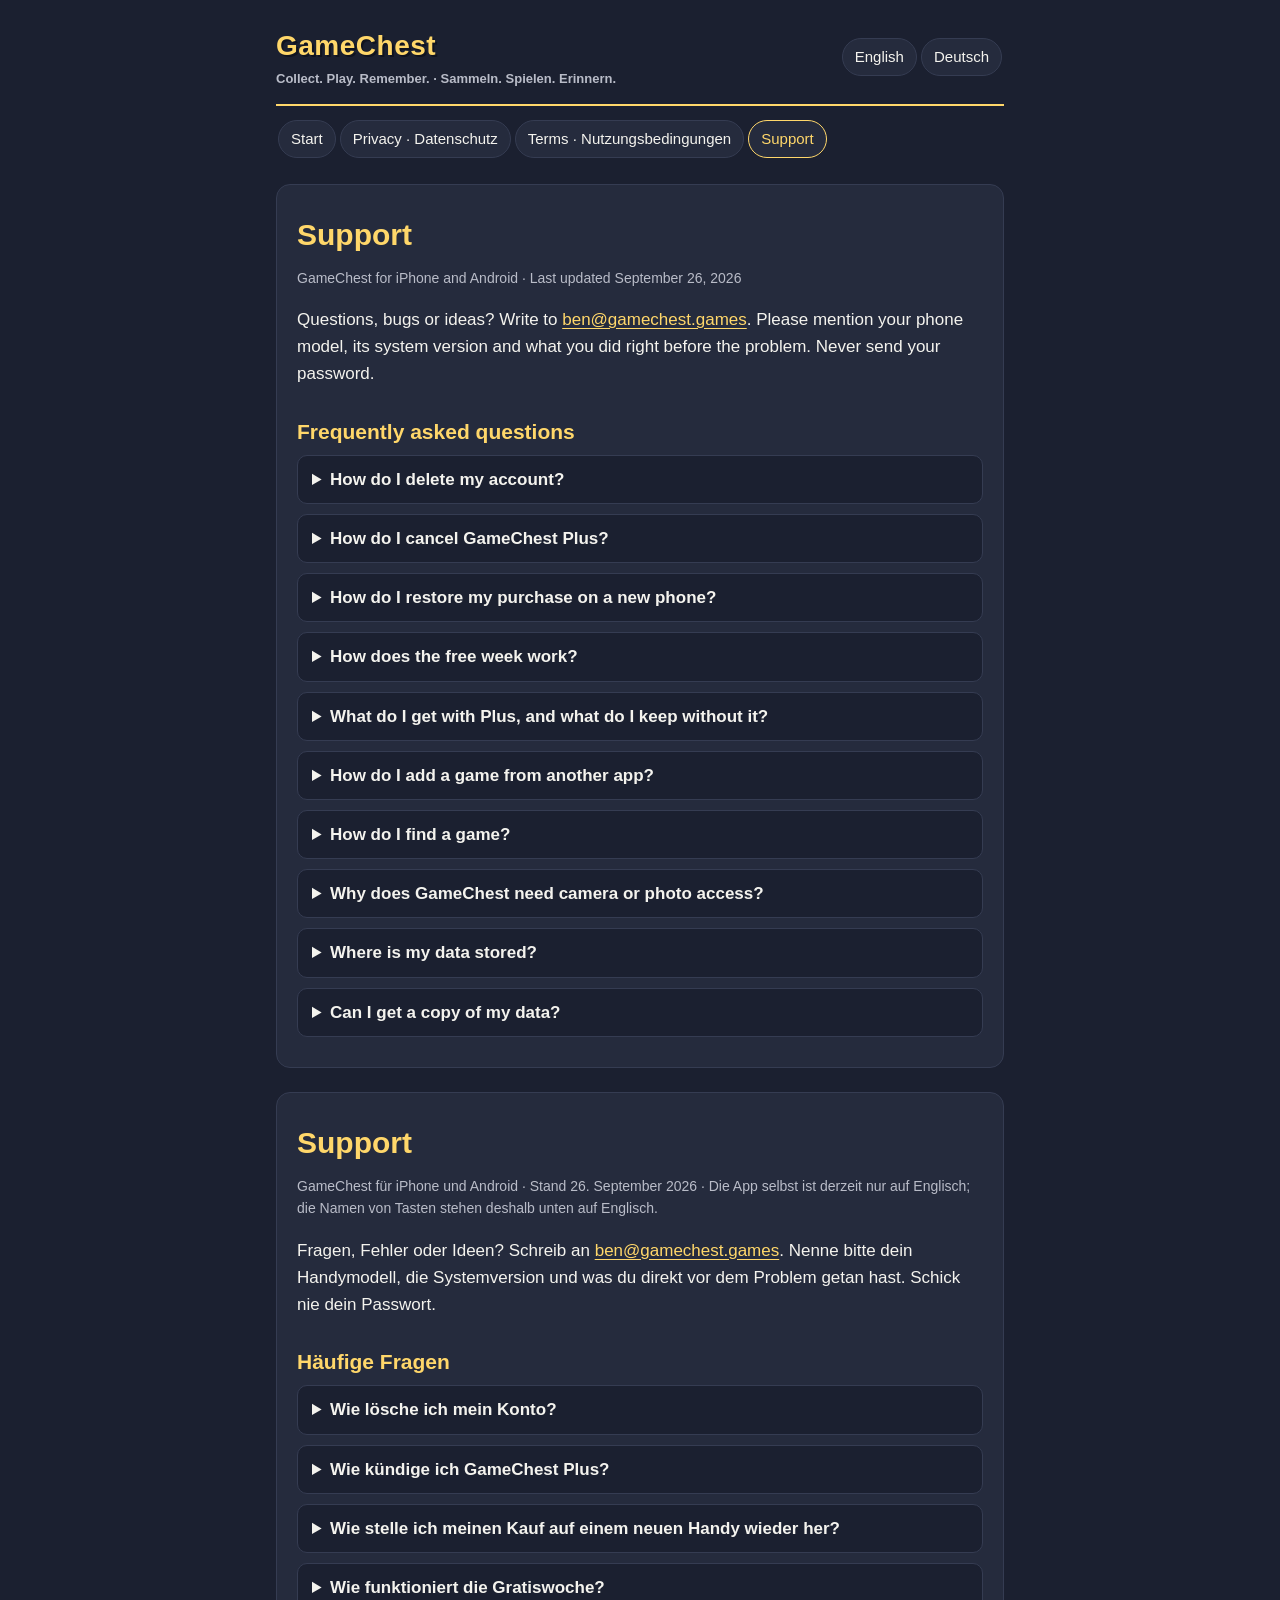
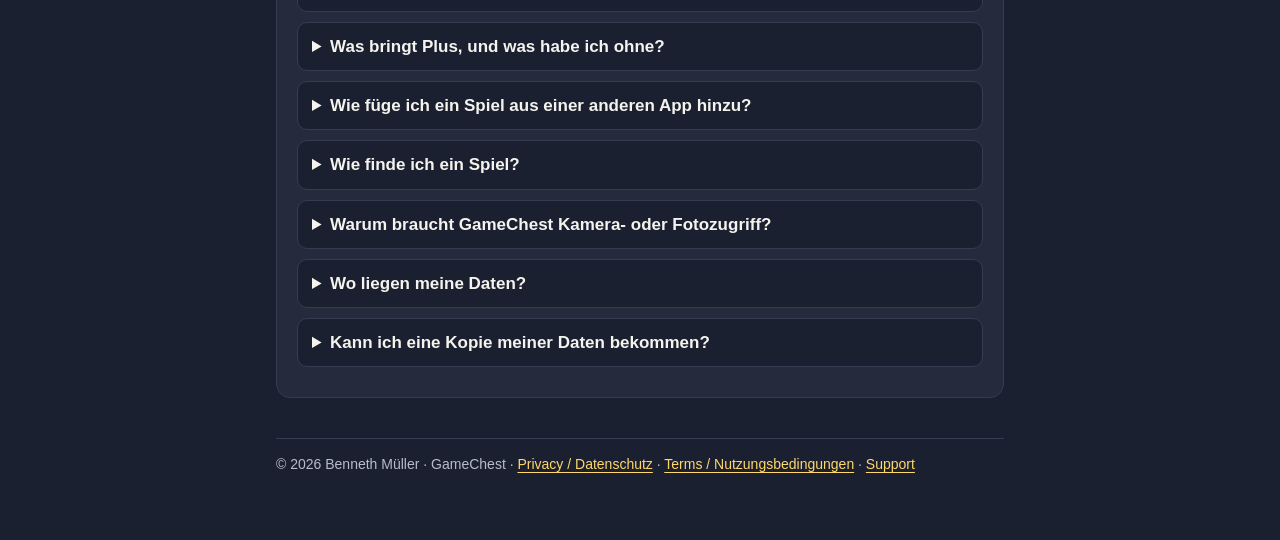
<file: support.html>
<!doctype html>
<html lang="en">
<head>
<meta charset="utf-8">
<meta name="viewport" content="width=device-width, initial-scale=1">
<meta name="description" content="Support and FAQ for the GameChest app. Support und häufige Fragen zur App GameChest.">
<title>GameChest – Support</title>
<style>
:root{--ink:#10131F;--navy:#1B2030;--navy2:#252B3D;--line:#353C52;--gold:#FFD76A;--amber:#FFCD68;
--mint:#C4F280;--off:#F4F3EE;--muted:#B9BCC8;}
*{box-sizing:border-box}
html{-webkit-text-size-adjust:100%}
body{margin:0;background:var(--navy);color:var(--off);font:17px/1.6 -apple-system,BlinkMacSystemFont,"Segoe UI",Roboto,Helvetica,Arial,sans-serif}
a{color:var(--gold);text-underline-offset:3px}
a:focus-visible{outline:3px solid var(--mint);outline-offset:2px}
.wrap{max-width:760px;margin:0 auto;padding:24px 16px 64px}
header.top{display:flex;flex-wrap:wrap;align-items:center;justify-content:space-between;gap:12px;
border-bottom:2px solid var(--gold);padding-bottom:14px;margin-bottom:8px}
.brand{font-weight:800;font-size:28px;letter-spacing:.5px;color:var(--gold);text-decoration:none;
text-shadow:2px 2px 0 var(--ink)}
.brand small{display:block;font-size:13px;font-weight:600;color:var(--muted);letter-spacing:0;text-shadow:none}
nav.lang a,nav.pages a{display:inline-block;padding:6px 12px;margin:2px;border:1px solid var(--line);
border-radius:999px;text-decoration:none;font-size:15px;color:var(--off);background:var(--navy2)}
nav.lang a:hover,nav.pages a:hover{border-color:var(--gold)}
nav.pages{margin:12px 0 4px}
nav.pages a[aria-current=page]{border-color:var(--gold);color:var(--gold)}
h1{font-size:30px;line-height:1.2;color:var(--gold);margin:28px 0 4px}
h2{font-size:21px;line-height:1.3;color:var(--gold);margin:30px 0 8px}
h3{font-size:18px;color:var(--amber);margin:22px 0 6px}
section.lang-block{background:var(--navy2);border:1px solid var(--line);border-radius:14px;padding:4px 20px 20px;margin-top:24px}
.note{border-left:4px solid var(--mint);background:rgba(196,242,128,.08);padding:10px 14px;border-radius:6px;font-size:15px}
.ph{background:rgba(255,215,106,.16);color:var(--gold);padding:0 4px;border-radius:4px;font-weight:600}
.meta{color:var(--muted);font-size:14px}
table{width:100%;border-collapse:collapse;font-size:15px;margin:10px 0}
th,td{text-align:left;vertical-align:top;padding:8px;border-bottom:1px solid var(--line)}
th{color:var(--amber);font-weight:700}
.scroll{overflow-x:auto}
ul,ol{padding-left:22px}
li{margin:4px 0}
footer{margin-top:40px;color:var(--muted);font-size:14px;border-top:1px solid var(--line);padding-top:14px}
details{background:var(--navy);border:1px solid var(--line);border-radius:10px;padding:10px 14px;margin:10px 0}
summary{cursor:pointer;font-weight:700;color:var(--off)}
@media (max-width:420px){body{font-size:16px}h1{font-size:25px}section.lang-block{padding:2px 14px 16px}}
@media (max-width:560px){table,tbody,tr,td{display:block;width:100%}tr:first-child{display:none}tr{border-bottom:1px solid var(--line);padding:6px 0}td{border:0;padding:3px 0}td:first-child{font-weight:700;color:var(--amber)}}
</style>
</head>
<body>
<div class="wrap">
<header class="top">
<a class="brand" href="index.html">GameChest<small>Collect. Play. Remember. · Sammeln. Spielen. Erinnern.</small></a>
<nav class="lang" aria-label="Language / Sprache"><a href="#en" hreflang="en">English</a><a href="#de" hreflang="de">Deutsch</a></nav>
</header>
<nav class="pages" aria-label="Pages"><a href="index.html">Start</a><a href="privacy.html">Privacy · Datenschutz</a><a href="terms.html">Terms · Nutzungsbedingungen</a><a href="support.html" aria-current=page>Support</a></nav>

<section class="lang-block" id="en" lang="en">
<h1>Support</h1>
<p class="meta">GameChest for iPhone and Android · Last updated September 26, 2026</p>
<p>Questions, bugs or ideas? Write to <a href="mailto:ben@gamechest.games">ben@gamechest.games</a>. Please mention your phone model, its system version and what you did
right before the problem. Never send your password.</p>
<h2>Frequently asked questions</h2>
<details id="delete"><summary>How do I delete my account?</summary>
<p><strong>In the app (fastest):</strong> open GameChest, open the <strong>Profile</strong> tab, tap the gear icon at the top right (Settings), then <strong>Account &amp; legal</strong> → <strong>Delete account</strong>. Type DELETE and confirm with <strong>Delete for good</strong>. This works the same on iPhone and Android and cannot be undone.</p>
<p><strong>Without the app:</strong> email <a href="mailto:ben@gamechest.games?subject=Delete%20my%20GameChest%20account">ben@gamechest.games</a> from the address of your account with the subject “Delete my GameChest account”. We delete your account within 30 days and confirm by email.</p>
<p><strong>Deleted right away:</strong> your sign-in account, your profile, your collection with notes, ratings and links, your room and companion, and the counters for Till's daily answers and for searches, and any Till answers you reported.</p>
<p><strong>What remains, and for how long:</strong></p>
<ul>
<li><strong>Subscription record at RevenueCat</strong> (our subscription service): deleting your account also asks RevenueCat to delete your customer record. If that request does not go through, our server repeats it automatically every 6 hours for up to 7 days; if it still fails, we delete the record by hand. You can also write to us and we remove it within 30 days.</li>
<li><strong>Server logs</strong> (technical connection data such as IP address and time): deleted automatically after at most 7 days.</li>
<li><strong>Purchases at Apple or Google:</strong> the App Store and Google Play keep their own purchase records under their own policies. Deleting your account does <strong>not</strong> cancel a running subscription; cancel it as described below.</li>
<li><strong>Till messages at Anthropic:</strong> Anthropic, which provides Till's AI (Claude), deletes the messages you sent to Till within 30 days and does not use them for training. We do not store your conversations on our servers.</li>
<li><strong>On your phone:</strong> settings and shared discoveries you have not reviewed stay on the device until you delete the app.</li>
</ul>
<p>Details: <a href="privacy.html#en">Privacy Policy</a>, section 5.</p></details>
<details><summary>How do I cancel GameChest Plus?</summary>
<p><strong>iPhone:</strong> open Settings → your name → <strong>Subscriptions</strong> → GameChest Plus → Cancel Subscription. Cancel at least 24 hours before the current period ends.</p>
<p><strong>Android:</strong> open the Google Play Store app → your profile icon → <strong>Payments &amp; subscriptions</strong> → <strong>Subscriptions</strong> → GameChest Plus → Cancel subscription. Cancel before the current period ends.</p>
<p>On both, <strong>Manage subscription</strong> in GameChest (Profile → gear icon → GameChest Plus) takes you to the right store page. Plus stays active until the end of the paid period. Deleting the app or your GameChest account does not cancel the subscription.</p></details>
<details><summary>How do I restore my purchase on a new phone?</summary><p>Sign in with the same GameChest account, then go to Profile → gear icon → GameChest Plus → <strong>Restore purchases</strong>. Use the same Apple Account (iPhone) or Google account (Android) you bought Plus with.</p></details>
<details><summary>How does the free week work?</summary><p>The yearly plan can start with one free week for new subscribers where offered. If you do not cancel in time (on iPhone at least 24 hours before the free week ends, on Android before it ends), the yearly subscription starts and is charged to your Apple Account or Google Play account.</p></details>
<details><summary>What do I get with Plus, and what do I keep without it?</summary><p>Plus gives you 100 answers a day from Till instead of 3, 8 more companions, two golden Memory Card styles and extra room decor. Saving, finishing, rating and sharing games stay free and unlimited without Plus. A companion you picked and decor you placed during Plus stay with you.</p></details>
<details><summary>How do I add a game from another app?</summary><p><strong>iPhone:</strong> in Safari, YouTube, TikTok, Instagram or another app, tap Share → <strong>GameChest</strong> (the first time it may be under “More”) → <strong>Save to GameChest</strong>. <strong>Android:</strong> tap Share → <strong>GameChest</strong>. The post lands in your GameChest: open the <strong>Chest</strong> tab, tap the tray icon at the top right and choose <strong>Review &amp; add to this account</strong>. GameChest looks the game up; nothing is saved until you tap <strong>Add to Chest</strong>.</p></details>
<details><summary>How do I find a game?</summary><p>Tap the round key with the magnifying glass in the middle of the tab bar (on the Dashboard, in the Chest and in your Profile) and start typing; in the Room, tap the <strong>Find</strong> key above the bar. GameChest searches the game catalog as you type. You can also paste a link, scan the barcode on a game box or read the title from a cover photo. Games are added from the catalog; there is no manual entry in this version. The field in the Chest tab only searches the games you already saved.</p></details>
<details><summary>Why does GameChest need camera or photo access?</summary><p>Only to read a barcode or the text on a game cover or screenshot. This happens on your device; the picture is not uploaded. You can always search by title instead.</p></details>
<details><summary>Where is my data stored?</summary><p>Your account and collection are stored with our hosting provider on servers in the EU (Ireland). Details: <a href="privacy.html#en">Privacy Policy</a>.</p></details>
<details><summary>Can I get a copy of my data?</summary><p>There is no export button in the app yet. Write to <a href="mailto:ben@gamechest.games">ben@gamechest.games</a> and we will send you a copy of the data stored for your account.</p></details>
</section>

<section class="lang-block" id="de" lang="de">
<h1>Support</h1>
<p class="meta">GameChest für iPhone und Android · Stand 26. September 2026 · Die App selbst ist derzeit nur auf Englisch; die Namen von Tasten stehen deshalb unten auf Englisch.</p>
<p>Fragen, Fehler oder Ideen? Schreib an <a href="mailto:ben@gamechest.games">ben@gamechest.games</a>. Nenne bitte dein Handymodell, die Systemversion und was du direkt
vor dem Problem getan hast. Schick nie dein Passwort.</p>
<h2>Häufige Fragen</h2>
<details id="loeschen"><summary>Wie lösche ich mein Konto?</summary>
<p><strong>In der App (am schnellsten):</strong> Öffne GameChest, wähle den Tab <strong>Profile</strong>, tippe oben rechts auf das Zahnrad (Settings), dann auf <strong>Account &amp; legal</strong> → <strong>Delete account</strong>. Tippe DELETE ein und bestätige mit <strong>Delete for good</strong>. Das funktioniert auf iPhone und Android gleich und lässt sich nicht rückgängig machen.</p>
<p><strong>Ohne App:</strong> Schreib von der Adresse deines Kontos an <a href="mailto:ben@gamechest.games?subject=GameChest-Konto%20l%C3%B6schen">ben@gamechest.games</a> mit dem Betreff „GameChest-Konto löschen“. Wir löschen dein Konto innerhalb von 30 Tagen und bestätigen per E-Mail.</p>
<p><strong>Sofort gelöscht:</strong> dein Anmeldekonto, dein Profil, deine Sammlung mit Notizen, Bewertungen und Links, dein Raum und dein Begleiter sowie die Zähler für Tills Tagesantworten und für Suchen sowie von dir gemeldete Till-Antworten.</p>
<p><strong>Was bleibt und wie lange:</strong></p>
<ul>
<li><strong>Abo-Datensatz bei RevenueCat</strong> (unser Abo-Dienst): Beim Löschen bitten wir RevenueCat, deinen Kundendatensatz zu löschen. Kommt diese Anfrage nicht durch, wiederholt unser Server sie automatisch alle 6 Stunden, höchstens 7 Tage lang; klappt es dann immer noch nicht, löschen wir den Datensatz von Hand. Du kannst uns auch schreiben, dann entfernen wir ihn innerhalb von 30 Tagen.</li>
<li><strong>Server-Protokolle</strong> (technische Verbindungsdaten wie IP-Adresse und Uhrzeit): werden nach spätestens 7 Tagen automatisch gelöscht.</li>
<li><strong>Käufe bei Apple oder Google:</strong> App Store und Google Play führen eigene Kaufunterlagen nach ihren eigenen Regeln. Das Löschen des Kontos kündigt ein laufendes Abo <strong>nicht</strong>; kündige es wie unten beschrieben.</li>
<li><strong>Till-Nachrichten bei Anthropic:</strong> Anthropic, der Anbieter von Tills KI (Claude), löscht die Nachrichten an Till binnen 30 Tagen und nutzt sie nicht zum Training. Wir speichern deine Unterhaltungen nicht auf unseren Servern.</li>
<li><strong>Auf deinem Handy:</strong> Einstellungen und noch nicht geprüfte geteilte Funde bleiben auf dem Gerät, bis du die App löschst.</li>
</ul>
<p>Details: <a href="privacy.html#de">Datenschutzerklärung</a>, Abschnitt 5.</p></details>
<details><summary>Wie kündige ich GameChest Plus?</summary>
<p><strong>iPhone:</strong> Einstellungen → dein Name → <strong>Abonnements</strong> → GameChest Plus → Abo kündigen. Kündige mindestens 24 Stunden vor Ende des laufenden Zeitraums.</p>
<p><strong>Android:</strong> Google-Play-Store-App → dein Profilbild → <strong>Zahlungen &amp; Abos</strong> → <strong>Abos</strong> → GameChest Plus → Abo kündigen. Kündige vor Ende des laufenden Zeitraums.</p>
<p>Auf beiden führt <strong>Manage subscription</strong> in GameChest (Profile → Zahnrad → GameChest Plus) zur richtigen Store-Seite. Plus bleibt bis zum Ende des bezahlten Zeitraums aktiv. Das Löschen der App oder deines GameChest-Kontos kündigt das Abo nicht.</p></details>
<details><summary>Wie stelle ich meinen Kauf auf einem neuen Handy wieder her?</summary><p>Melde dich mit demselben GameChest-Konto an und tippe unter Profile → Zahnrad → GameChest Plus auf <strong>Restore purchases</strong>. Nutze denselben Apple Account (iPhone) bzw. dasselbe Google-Konto (Android) wie beim Kauf.</p></details>
<details><summary>Wie funktioniert die Gratiswoche?</summary><p>Das Jahresabo kann, wo angeboten, für neue Abonnenten mit einer Gratiswoche beginnen. Kündigst du nicht rechtzeitig (auf dem iPhone mindestens 24 Stunden vor ihrem Ende, auf Android vor ihrem Ende), beginnt das Jahresabo und wird deinem Apple Account bzw. Google-Play-Konto belastet.</p></details>
<details><summary>Was bringt Plus, und was habe ich ohne?</summary><p>Plus bringt 100 Antworten am Tag von Till statt 3, 8 weitere Begleiter, zwei goldene Memory-Card-Stile und Extra-Deko für deinen Raum. Spiele speichern, abschließen, bewerten und teilen bleibt ohne Plus kostenlos und unbegrenzt. Ein während Plus gewählter Begleiter und platzierte Deko bleiben dir erhalten.</p></details>
<details><summary>Wie füge ich ein Spiel aus einer anderen App hinzu?</summary><p><strong>iPhone:</strong> Tippe in Safari, YouTube, TikTok, Instagram oder einer anderen App auf Teilen → <strong>GameChest</strong> (beim ersten Mal ggf. unter „Mehr“) → <strong>Save to GameChest</strong>. <strong>Android:</strong> Tippe auf Teilen → <strong>GameChest</strong>. Der Beitrag landet in deiner GameChest: Öffne den Tab <strong>Chest</strong>, tippe oben rechts auf das Ablage-Symbol und wähle <strong>Review &amp; add to this account</strong>. GameChest sucht das Spiel heraus; gespeichert wird erst, wenn du auf <strong>Add to Chest</strong> tippst.</p></details>
<details><summary>Wie finde ich ein Spiel?</summary><p>Tippe auf die runde Taste mit der Lupe in der Mitte der Tab-Leiste (auf dem Dashboard, in der Chest und im Profil) und fang an zu tippen; im Room tippst du auf die Taste <strong>Find</strong> über der Leiste. GameChest durchsucht den Spielekatalog schon beim Tippen. Du kannst auch einen Link einfügen, den Barcode einer Spielebox scannen oder den Titel von einem Cover-Foto lesen lassen. Spiele kommen aus dem Katalog; manuelles Eintragen gibt es in dieser Version nicht. Das Feld im Tab Chest durchsucht nur deine schon gespeicherten Spiele.</p></details>
<details><summary>Warum braucht GameChest Kamera- oder Fotozugriff?</summary><p>Nur um einen Barcode oder den Text auf einem Cover oder Screenshot zu lesen. Das passiert auf deinem Gerät; das Bild wird nicht hochgeladen. Du kannst jederzeit auch nach dem Titel suchen.</p></details>
<details><summary>Wo liegen meine Daten?</summary><p>Konto und Sammlung liegen bei unserem Hosting-Anbieter auf Servern in der EU (Irland). Details: <a href="privacy.html#de">Datenschutzerklärung</a>.</p></details>
<details><summary>Kann ich eine Kopie meiner Daten bekommen?</summary><p>Einen Export-Knopf gibt es in der App noch nicht. Schreib an <a href="mailto:ben@gamechest.games">ben@gamechest.games</a>, dann schicken wir dir eine Kopie der zu deinem Konto gespeicherten Daten.</p></details>
</section>

<footer>© 2026 Benneth Müller · GameChest · <a href="privacy.html">Privacy / Datenschutz</a> · <a href="terms.html">Terms / Nutzungsbedingungen</a> · <a href="support.html">Support</a></footer>
</div>
</body>
</html>
</file>
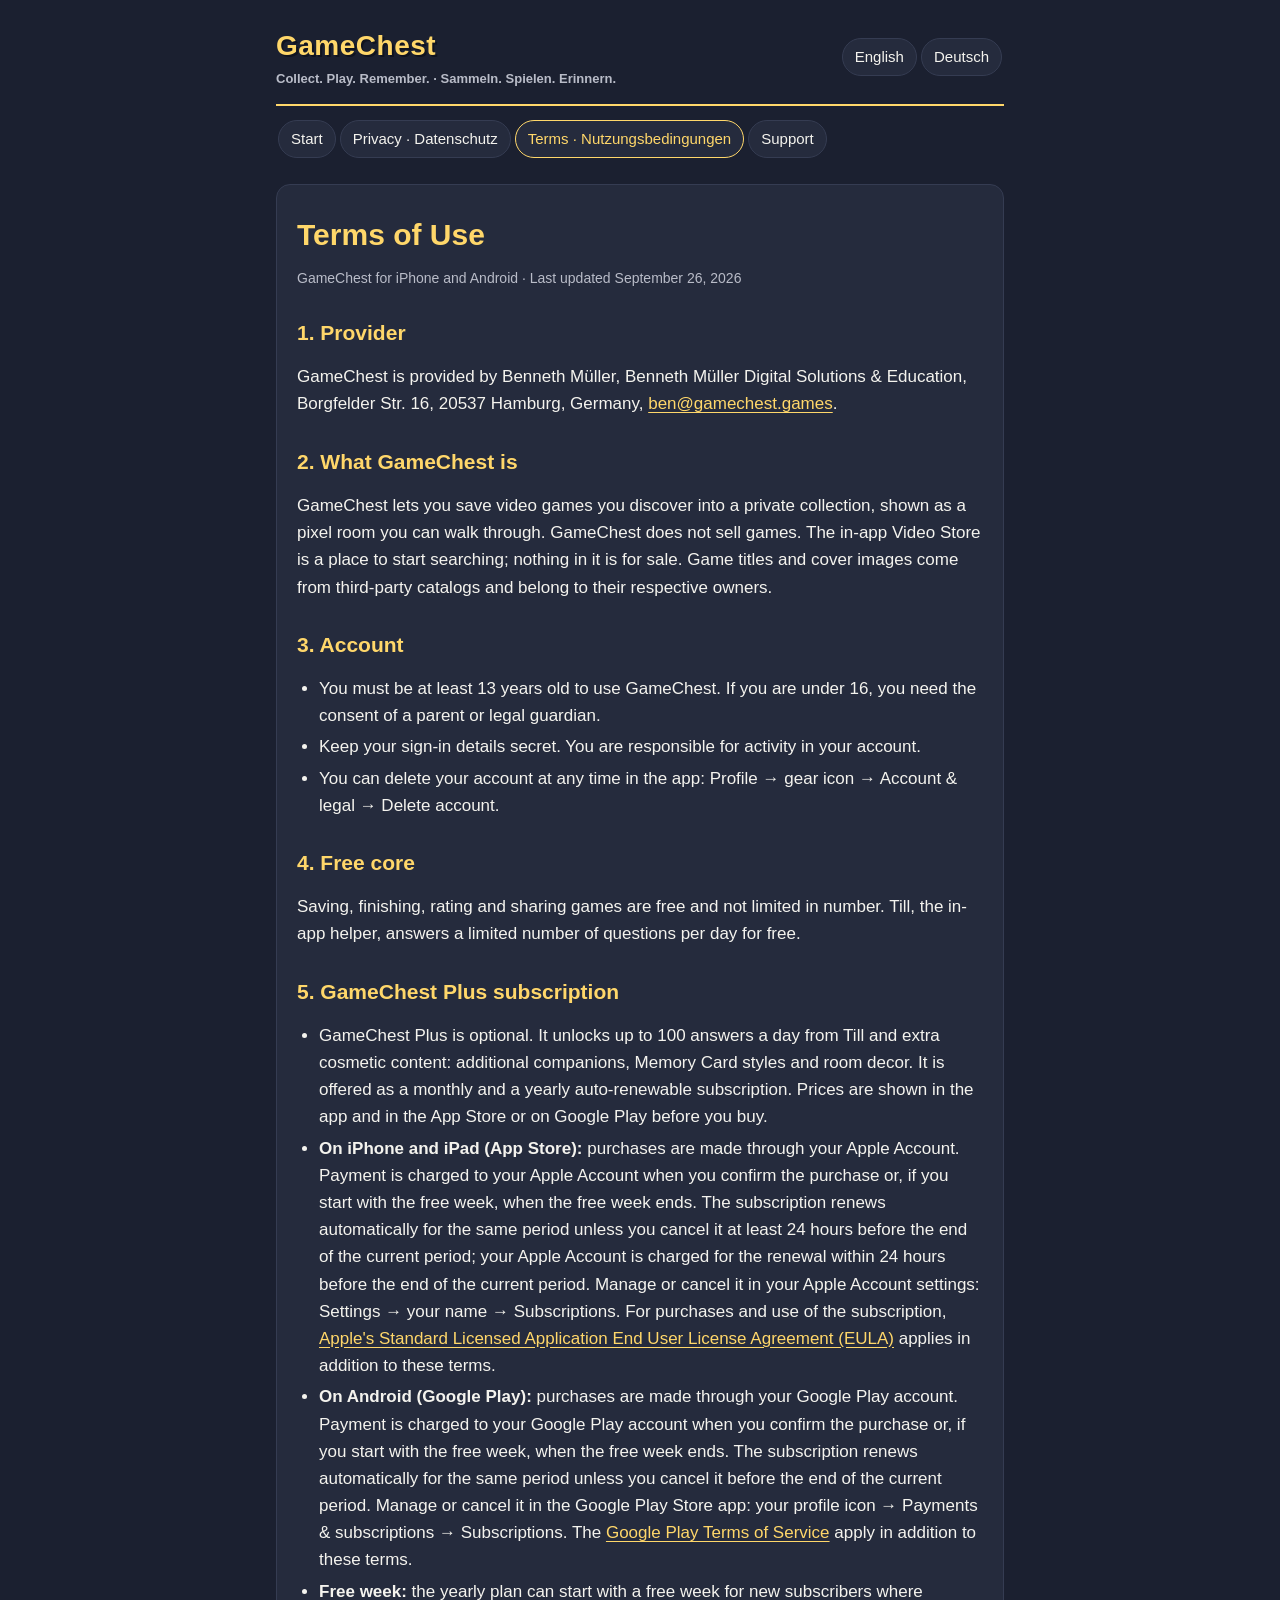
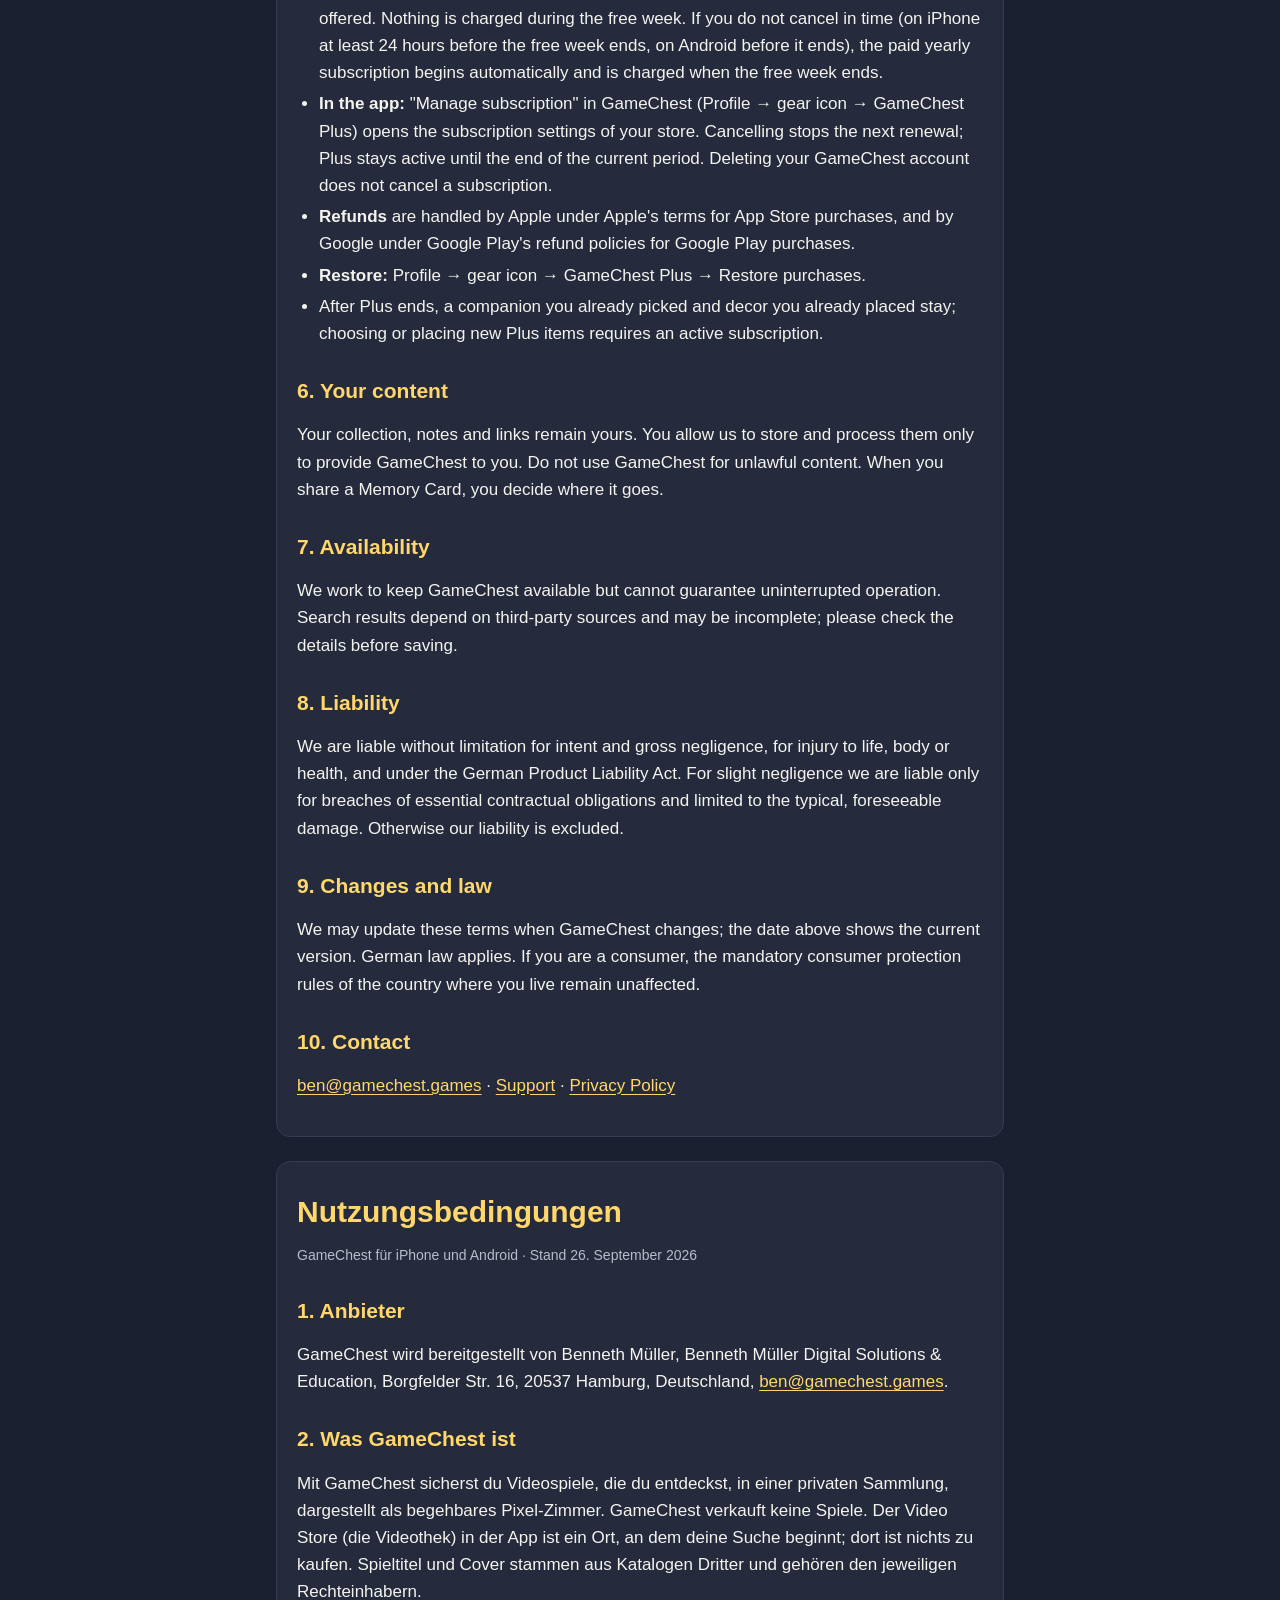
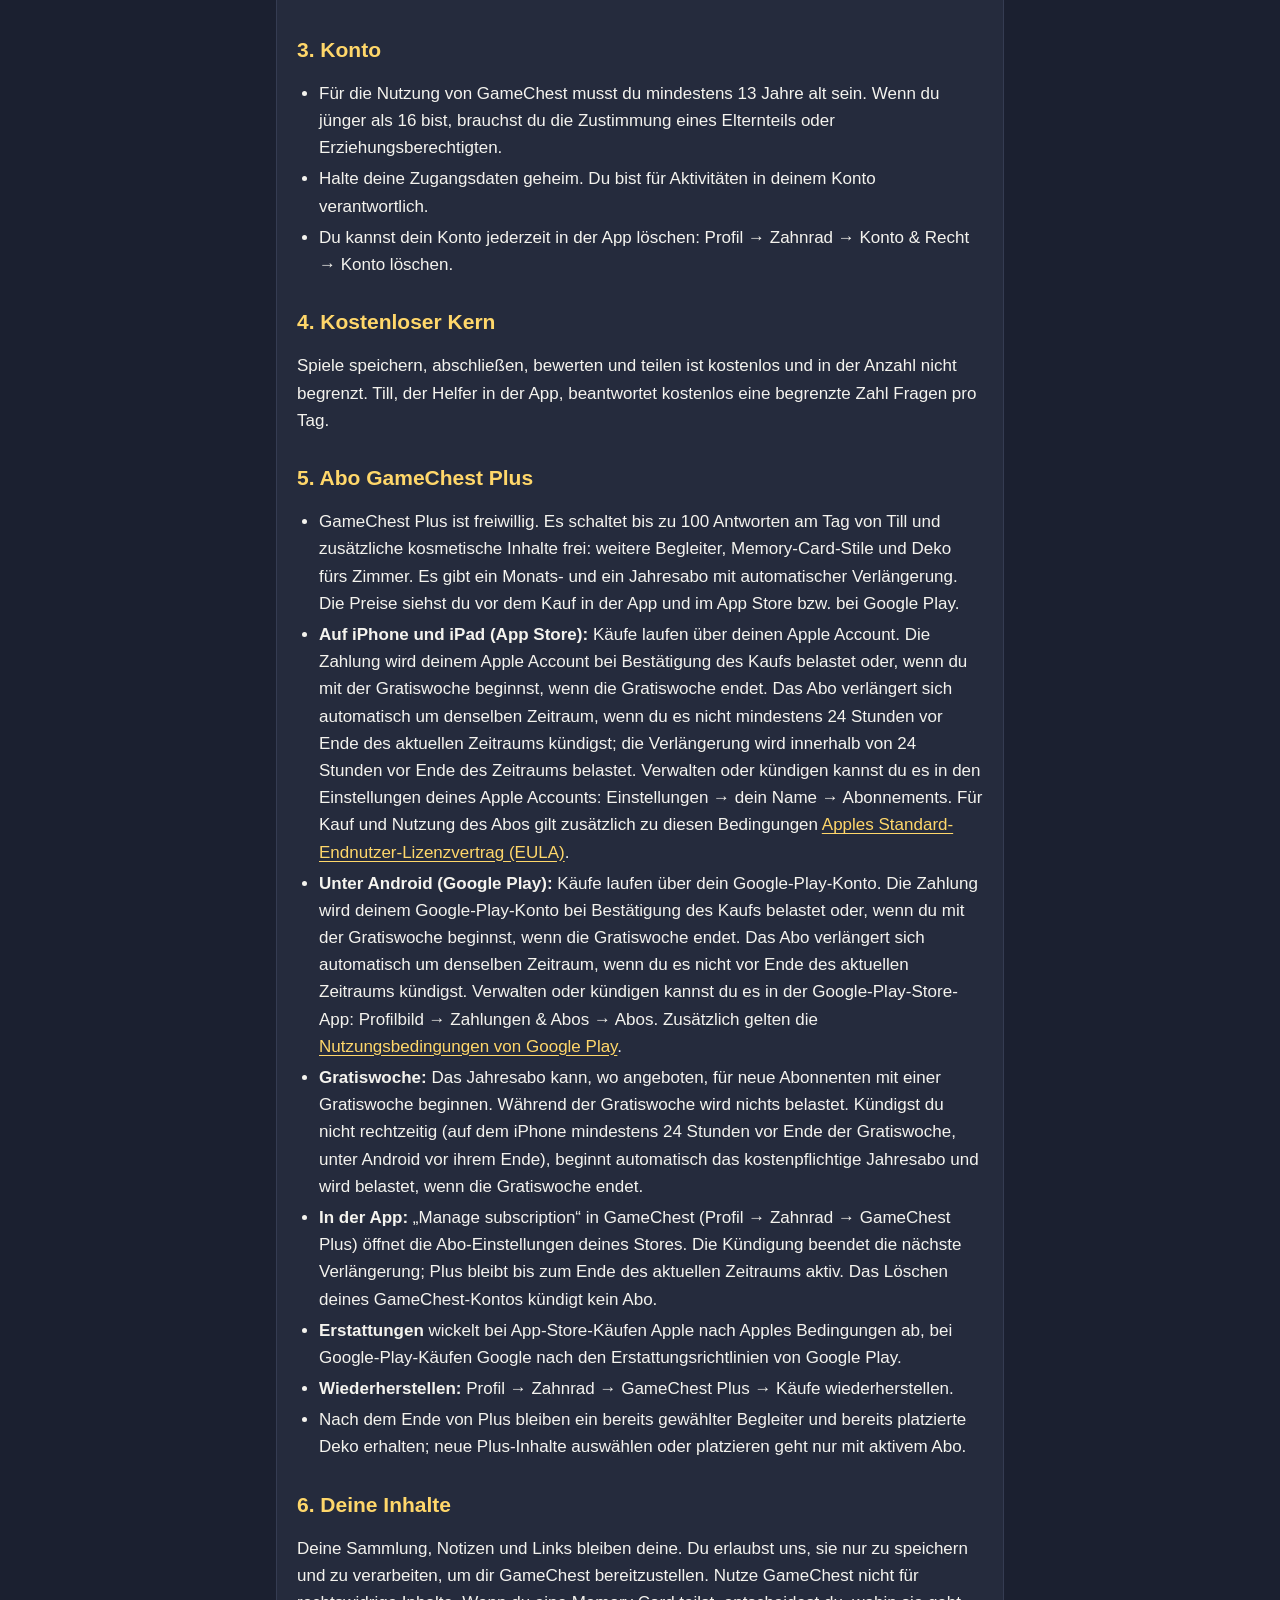
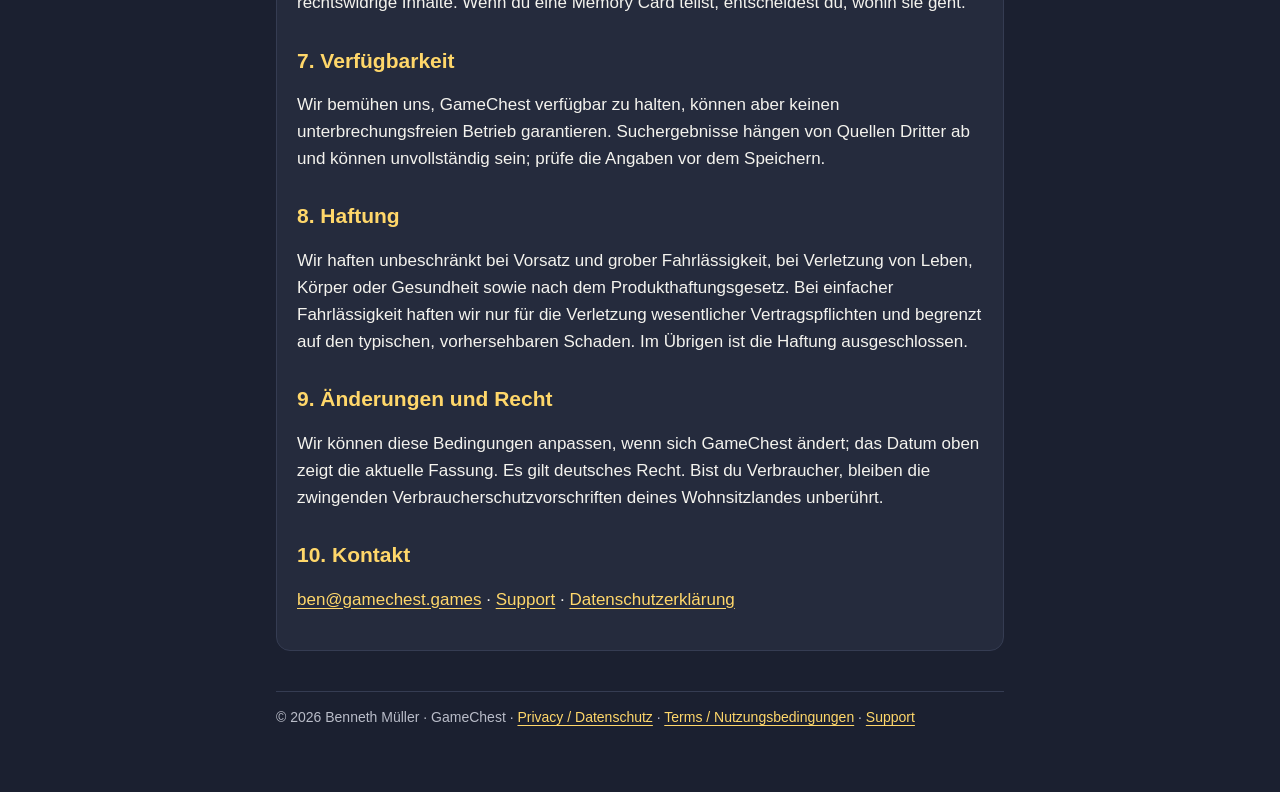
<file: terms.html>
<!doctype html>
<html lang="en">
<head>
<meta charset="utf-8">
<meta name="viewport" content="width=device-width, initial-scale=1">
<meta name="description" content="Terms of Use for the GameChest app. Nutzungsbedingungen der App GameChest.">
<title>GameChest – Terms of Use / Nutzungsbedingungen</title>
<style>
:root{--ink:#10131F;--navy:#1B2030;--navy2:#252B3D;--line:#353C52;--gold:#FFD76A;--amber:#FFCD68;
--mint:#C4F280;--off:#F4F3EE;--muted:#B9BCC8;}
*{box-sizing:border-box}
html{-webkit-text-size-adjust:100%}
body{margin:0;background:var(--navy);color:var(--off);font:17px/1.6 -apple-system,BlinkMacSystemFont,"Segoe UI",Roboto,Helvetica,Arial,sans-serif}
a{color:var(--gold);text-underline-offset:3px}
a:focus-visible{outline:3px solid var(--mint);outline-offset:2px}
.wrap{max-width:760px;margin:0 auto;padding:24px 16px 64px}
header.top{display:flex;flex-wrap:wrap;align-items:center;justify-content:space-between;gap:12px;
border-bottom:2px solid var(--gold);padding-bottom:14px;margin-bottom:8px}
.brand{font-weight:800;font-size:28px;letter-spacing:.5px;color:var(--gold);text-decoration:none;
text-shadow:2px 2px 0 var(--ink)}
.brand small{display:block;font-size:13px;font-weight:600;color:var(--muted);letter-spacing:0;text-shadow:none}
nav.lang a,nav.pages a{display:inline-block;padding:6px 12px;margin:2px;border:1px solid var(--line);
border-radius:999px;text-decoration:none;font-size:15px;color:var(--off);background:var(--navy2)}
nav.lang a:hover,nav.pages a:hover{border-color:var(--gold)}
nav.pages{margin:12px 0 4px}
nav.pages a[aria-current=page]{border-color:var(--gold);color:var(--gold)}
h1{font-size:30px;line-height:1.2;color:var(--gold);margin:28px 0 4px}
h2{font-size:21px;line-height:1.3;color:var(--gold);margin:30px 0 8px}
h3{font-size:18px;color:var(--amber);margin:22px 0 6px}
section.lang-block{background:var(--navy2);border:1px solid var(--line);border-radius:14px;padding:4px 20px 20px;margin-top:24px}
.note{border-left:4px solid var(--mint);background:rgba(196,242,128,.08);padding:10px 14px;border-radius:6px;font-size:15px}
.ph{background:rgba(255,215,106,.16);color:var(--gold);padding:0 4px;border-radius:4px;font-weight:600}
.meta{color:var(--muted);font-size:14px}
table{width:100%;border-collapse:collapse;font-size:15px;margin:10px 0}
th,td{text-align:left;vertical-align:top;padding:8px;border-bottom:1px solid var(--line)}
th{color:var(--amber);font-weight:700}
.scroll{overflow-x:auto}
ul,ol{padding-left:22px}
li{margin:4px 0}
footer{margin-top:40px;color:var(--muted);font-size:14px;border-top:1px solid var(--line);padding-top:14px}
details{background:var(--navy);border:1px solid var(--line);border-radius:10px;padding:10px 14px;margin:10px 0}
summary{cursor:pointer;font-weight:700;color:var(--off)}
@media (max-width:420px){body{font-size:16px}h1{font-size:25px}section.lang-block{padding:2px 14px 16px}}
@media (max-width:560px){table,tbody,tr,td{display:block;width:100%}tr:first-child{display:none}tr{border-bottom:1px solid var(--line);padding:6px 0}td{border:0;padding:3px 0}td:first-child{font-weight:700;color:var(--amber)}}
</style>
</head>
<body>
<div class="wrap">
<header class="top">
<a class="brand" href="index.html">GameChest<small>Collect. Play. Remember. · Sammeln. Spielen. Erinnern.</small></a>
<nav class="lang" aria-label="Language / Sprache"><a href="#en" hreflang="en">English</a><a href="#de" hreflang="de">Deutsch</a></nav>
</header>
<nav class="pages" aria-label="Pages"><a href="index.html">Start</a><a href="privacy.html">Privacy · Datenschutz</a><a href="terms.html" aria-current=page>Terms · Nutzungsbedingungen</a><a href="support.html">Support</a></nav>

<section class="lang-block" id="en" lang="en">
<h1>Terms of Use</h1>
<p class="meta">GameChest for iPhone and Android · Last updated September 26, 2026</p>
<h2>1. Provider</h2>
<p>GameChest is provided by Benneth Müller, Benneth Müller Digital Solutions &amp; Education, Borgfelder Str. 16, 20537 Hamburg, Germany, <a href="mailto:ben@gamechest.games">ben@gamechest.games</a>.</p>
<h2>2. What GameChest is</h2>
<p>GameChest lets you save video games you discover into a private collection, shown as a pixel room you can walk
through. GameChest does not sell games. The in-app Video Store is a place to start searching; nothing in it is for sale.
Game titles and cover images come from third-party catalogs and belong to their respective owners.</p>
<h2>3. Account</h2>
<ul>
<li>You must be at least 13 years old to use GameChest. If you are under 16, you need the consent of a parent or legal guardian.</li>
<li>Keep your sign-in details secret. You are responsible for activity in your account.</li>
<li>You can delete your account at any time in the app: Profile → gear icon → Account &amp; legal → Delete account.</li>
</ul>
<h2>4. Free core</h2>
<p>Saving, finishing, rating and sharing games are free and not limited in number. Till, the in-app helper,
answers a limited number of questions per day for free.</p>
<h2>5. GameChest Plus subscription</h2>
<ul>
<li>GameChest Plus is optional. It unlocks up to 100 answers a day from Till and extra cosmetic content: additional
companions, Memory Card styles and room decor. It is offered as a monthly and a yearly auto-renewable subscription.
Prices are shown in the app and in the App Store or on Google Play before you buy.</li>
<li><strong>On iPhone and iPad (App Store):</strong> purchases are made through your Apple Account. Payment is charged
to your Apple Account when you confirm the purchase or, if you start with the free week, when the free week ends. The
subscription renews automatically for the same period unless you cancel it at least 24 hours before the end of the
current period; your Apple Account is charged for the renewal within 24 hours before the end of the current period.
Manage or cancel it in your Apple Account settings: Settings → your name → Subscriptions. For purchases and use of the subscription,
<a href="https://www.apple.com/legal/internet-services/itunes/dev/stdeula/">Apple's Standard Licensed Application End User License Agreement (EULA)</a> applies in addition to
these terms.</li>
<li><strong>On Android (Google Play):</strong> purchases are made through your Google Play account. Payment is charged
to your Google Play account when you confirm the purchase or, if you start with the free week, when the free week
ends. The subscription renews automatically for the same period unless you cancel it before the end of the current
period. Manage or cancel it in the Google Play Store app: your profile icon → Payments &amp; subscriptions →
Subscriptions. The <a href="https://play.google.com/about/play-terms/">Google Play Terms of Service</a> apply in addition to these terms.</li>
<li><strong>Free week:</strong> the yearly plan can start with a free week for new subscribers where offered. Nothing
is charged during the free week. If you do not cancel in time (on iPhone at least 24 hours before the free week ends,
on Android before it ends), the paid yearly subscription begins automatically and is charged when the free week
ends.</li>
<li><strong>In the app:</strong> "Manage subscription" in GameChest (Profile → gear icon → GameChest Plus) opens the
subscription settings of your store. Cancelling stops the next renewal; Plus stays active until the end of the
current period. Deleting your GameChest account does not cancel a subscription.</li>
<li><strong>Refunds</strong> are handled by Apple under Apple's terms for App Store purchases, and by Google under
Google Play's refund policies for Google Play purchases.</li>
<li><strong>Restore:</strong> Profile → gear icon → GameChest Plus → Restore purchases.</li>
<li>After Plus ends, a companion you already picked and decor you already placed stay; choosing or placing new Plus
items requires an active subscription.</li>
</ul>
<h2>6. Your content</h2>
<p>Your collection, notes and links remain yours. You allow us to store and process them only to provide GameChest to
you. Do not use GameChest for unlawful content. When you share a Memory Card, you decide where it goes.</p>
<h2>7. Availability</h2>
<p>We work to keep GameChest available but cannot guarantee uninterrupted operation. Search results depend on
third-party sources and may be incomplete; please check the details before saving.</p>
<h2>8. Liability</h2>
<p>We are liable without limitation for intent and gross negligence, for injury to life, body or health, and under the German Product Liability Act. For slight negligence we are liable only for breaches of essential contractual obligations and limited to the typical, foreseeable damage. Otherwise our liability is excluded.</p>
<h2>9. Changes and law</h2>
<p>We may update these terms when GameChest changes; the date above shows the current version.
German law applies. If you are a consumer, the mandatory consumer protection rules of the country where you live remain unaffected.</p>
<h2>10. Contact</h2>
<p><a href="mailto:ben@gamechest.games">ben@gamechest.games</a> · <a href="support.html#en">Support</a> · <a href="privacy.html#en">Privacy Policy</a></p>
</section>

<section class="lang-block" id="de" lang="de">
<h1>Nutzungsbedingungen</h1>
<p class="meta">GameChest für iPhone und Android · Stand 26. September 2026</p>
<h2>1. Anbieter</h2>
<p>GameChest wird bereitgestellt von Benneth Müller, Benneth Müller Digital Solutions &amp; Education, Borgfelder Str. 16, 20537 Hamburg, Deutschland, <a href="mailto:ben@gamechest.games">ben@gamechest.games</a>.</p>
<h2>2. Was GameChest ist</h2>
<p>Mit GameChest sicherst du Videospiele, die du entdeckst, in einer privaten Sammlung, dargestellt als begehbares
Pixel-Zimmer. GameChest verkauft keine Spiele. Der Video Store (die Videothek) in der App ist ein Ort, an dem deine Suche beginnt; dort
ist nichts zu kaufen. Spieltitel und Cover stammen aus Katalogen Dritter und gehören den jeweiligen Rechteinhabern.</p>
<h2>3. Konto</h2>
<ul>
<li>Für die Nutzung von GameChest musst du mindestens 13 Jahre alt sein. Wenn du jünger als 16 bist, brauchst du die Zustimmung eines Elternteils oder Erziehungsberechtigten.</li>
<li>Halte deine Zugangsdaten geheim. Du bist für Aktivitäten in deinem Konto verantwortlich.</li>
<li>Du kannst dein Konto jederzeit in der App löschen: Profil → Zahnrad → Konto &amp; Recht → Konto löschen.</li>
</ul>
<h2>4. Kostenloser Kern</h2>
<p>Spiele speichern, abschließen, bewerten und teilen ist kostenlos und in der Anzahl nicht begrenzt. Till, der
Helfer in der App, beantwortet kostenlos eine begrenzte Zahl Fragen pro Tag.</p>
<h2>5. Abo GameChest Plus</h2>
<ul>
<li>GameChest Plus ist freiwillig. Es schaltet bis zu 100 Antworten am Tag von Till und zusätzliche kosmetische Inhalte
frei: weitere Begleiter, Memory-Card-Stile und Deko fürs Zimmer. Es gibt ein Monats- und ein Jahresabo mit
automatischer Verlängerung. Die Preise siehst du vor dem Kauf in der App und im App Store bzw. bei Google Play.</li>
<li><strong>Auf iPhone und iPad (App Store):</strong> Käufe laufen über deinen Apple Account. Die Zahlung wird deinem
Apple Account bei Bestätigung des Kaufs belastet oder, wenn du mit der Gratiswoche beginnst, wenn die Gratiswoche endet.
Das Abo verlängert sich automatisch um denselben Zeitraum, wenn du es nicht mindestens 24 Stunden vor Ende des aktuellen
Zeitraums kündigst; die Verlängerung wird innerhalb von 24 Stunden vor Ende des Zeitraums belastet. Verwalten oder
kündigen kannst du es in den Einstellungen deines Apple Accounts: Einstellungen → dein Name → Abonnements. Für Kauf und Nutzung des Abos gilt zusätzlich zu diesen Bedingungen
<a href="https://www.apple.com/legal/internet-services/itunes/dev/stdeula/">Apples Standard-Endnutzer-Lizenzvertrag (EULA)</a>.</li>
<li><strong>Unter Android (Google Play):</strong> Käufe laufen über dein Google-Play-Konto. Die Zahlung wird deinem
Google-Play-Konto bei Bestätigung des Kaufs belastet oder, wenn du mit der Gratiswoche beginnst, wenn die Gratiswoche
endet. Das Abo verlängert sich automatisch um denselben Zeitraum, wenn du es nicht vor Ende des aktuellen Zeitraums
kündigst. Verwalten oder kündigen kannst du es in der Google-Play-Store-App: Profilbild → Zahlungen &amp; Abos → Abos.
Zusätzlich gelten die <a href="https://play.google.com/about/play-terms/">Nutzungsbedingungen von Google Play</a>.</li>
<li><strong>Gratiswoche:</strong> Das Jahresabo kann, wo angeboten, für neue Abonnenten mit einer Gratiswoche
beginnen. Während der Gratiswoche wird nichts belastet. Kündigst du nicht rechtzeitig (auf dem iPhone mindestens
24 Stunden vor Ende der Gratiswoche, unter Android vor ihrem Ende), beginnt automatisch das kostenpflichtige Jahresabo
und wird belastet, wenn die Gratiswoche endet.</li>
<li><strong>In der App:</strong> „Manage subscription“ in GameChest (Profil → Zahnrad → GameChest Plus) öffnet die
Abo-Einstellungen deines Stores. Die Kündigung beendet die nächste Verlängerung; Plus bleibt bis zum Ende des aktuellen
Zeitraums aktiv. Das Löschen deines GameChest-Kontos kündigt kein Abo.</li>
<li><strong>Erstattungen</strong> wickelt bei App-Store-Käufen Apple nach Apples Bedingungen ab, bei Google-Play-Käufen
Google nach den Erstattungsrichtlinien von Google Play.</li>
<li><strong>Wiederherstellen:</strong> Profil → Zahnrad → GameChest Plus → Käufe wiederherstellen.</li>
<li>Nach dem Ende von Plus bleiben ein bereits gewählter Begleiter und bereits platzierte Deko erhalten; neue
Plus-Inhalte auswählen oder platzieren geht nur mit aktivem Abo.</li>
</ul>
<h2>6. Deine Inhalte</h2>
<p>Deine Sammlung, Notizen und Links bleiben deine. Du erlaubst uns, sie nur zu speichern und zu verarbeiten, um dir
GameChest bereitzustellen. Nutze GameChest nicht für rechtswidrige Inhalte. Wenn du eine Memory Card teilst, entscheidest du,
wohin sie geht.</p>
<h2>7. Verfügbarkeit</h2>
<p>Wir bemühen uns, GameChest verfügbar zu halten, können aber keinen unterbrechungsfreien Betrieb garantieren.
Suchergebnisse hängen von Quellen Dritter ab und können unvollständig sein; prüfe die Angaben vor dem Speichern.</p>
<h2>8. Haftung</h2>
<p>Wir haften unbeschränkt bei Vorsatz und grober Fahrlässigkeit, bei Verletzung von Leben, Körper oder Gesundheit sowie nach dem Produkthaftungsgesetz. Bei einfacher Fahrlässigkeit haften wir nur für die Verletzung wesentlicher Vertragspflichten und begrenzt auf den typischen, vorhersehbaren Schaden. Im Übrigen ist die Haftung ausgeschlossen.</p>
<h2>9. Änderungen und Recht</h2>
<p>Wir können diese Bedingungen anpassen, wenn sich GameChest ändert; das Datum oben zeigt die aktuelle Fassung.
Es gilt deutsches Recht. Bist du Verbraucher, bleiben die zwingenden Verbraucherschutzvorschriften deines Wohnsitzlandes unberührt.</p>
<h2>10. Kontakt</h2>
<p><a href="mailto:ben@gamechest.games">ben@gamechest.games</a> · <a href="support.html#de">Support</a> · <a href="privacy.html#de">Datenschutzerklärung</a></p>
</section>

<footer>© 2026 Benneth Müller · GameChest · <a href="privacy.html">Privacy / Datenschutz</a> · <a href="terms.html">Terms / Nutzungsbedingungen</a> · <a href="support.html">Support</a></footer>
</div>
</body>
</html>
</file>
